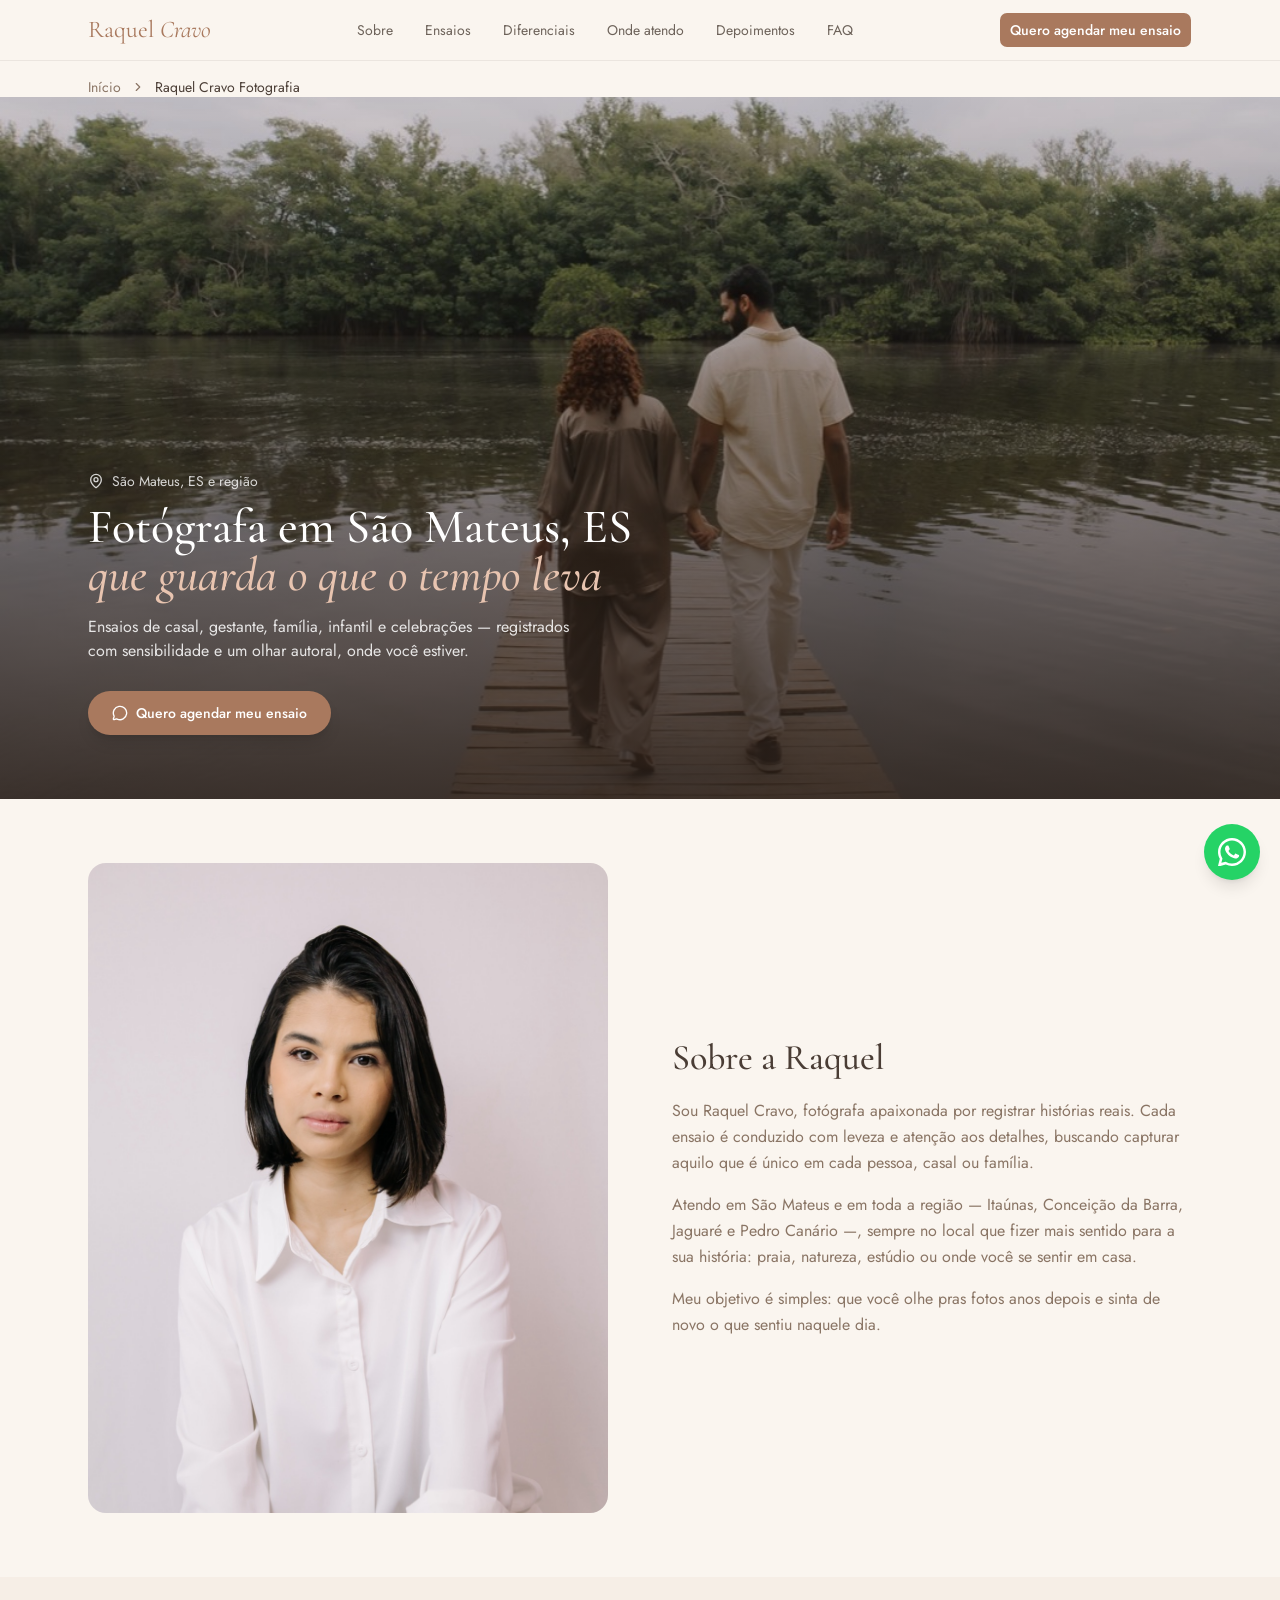
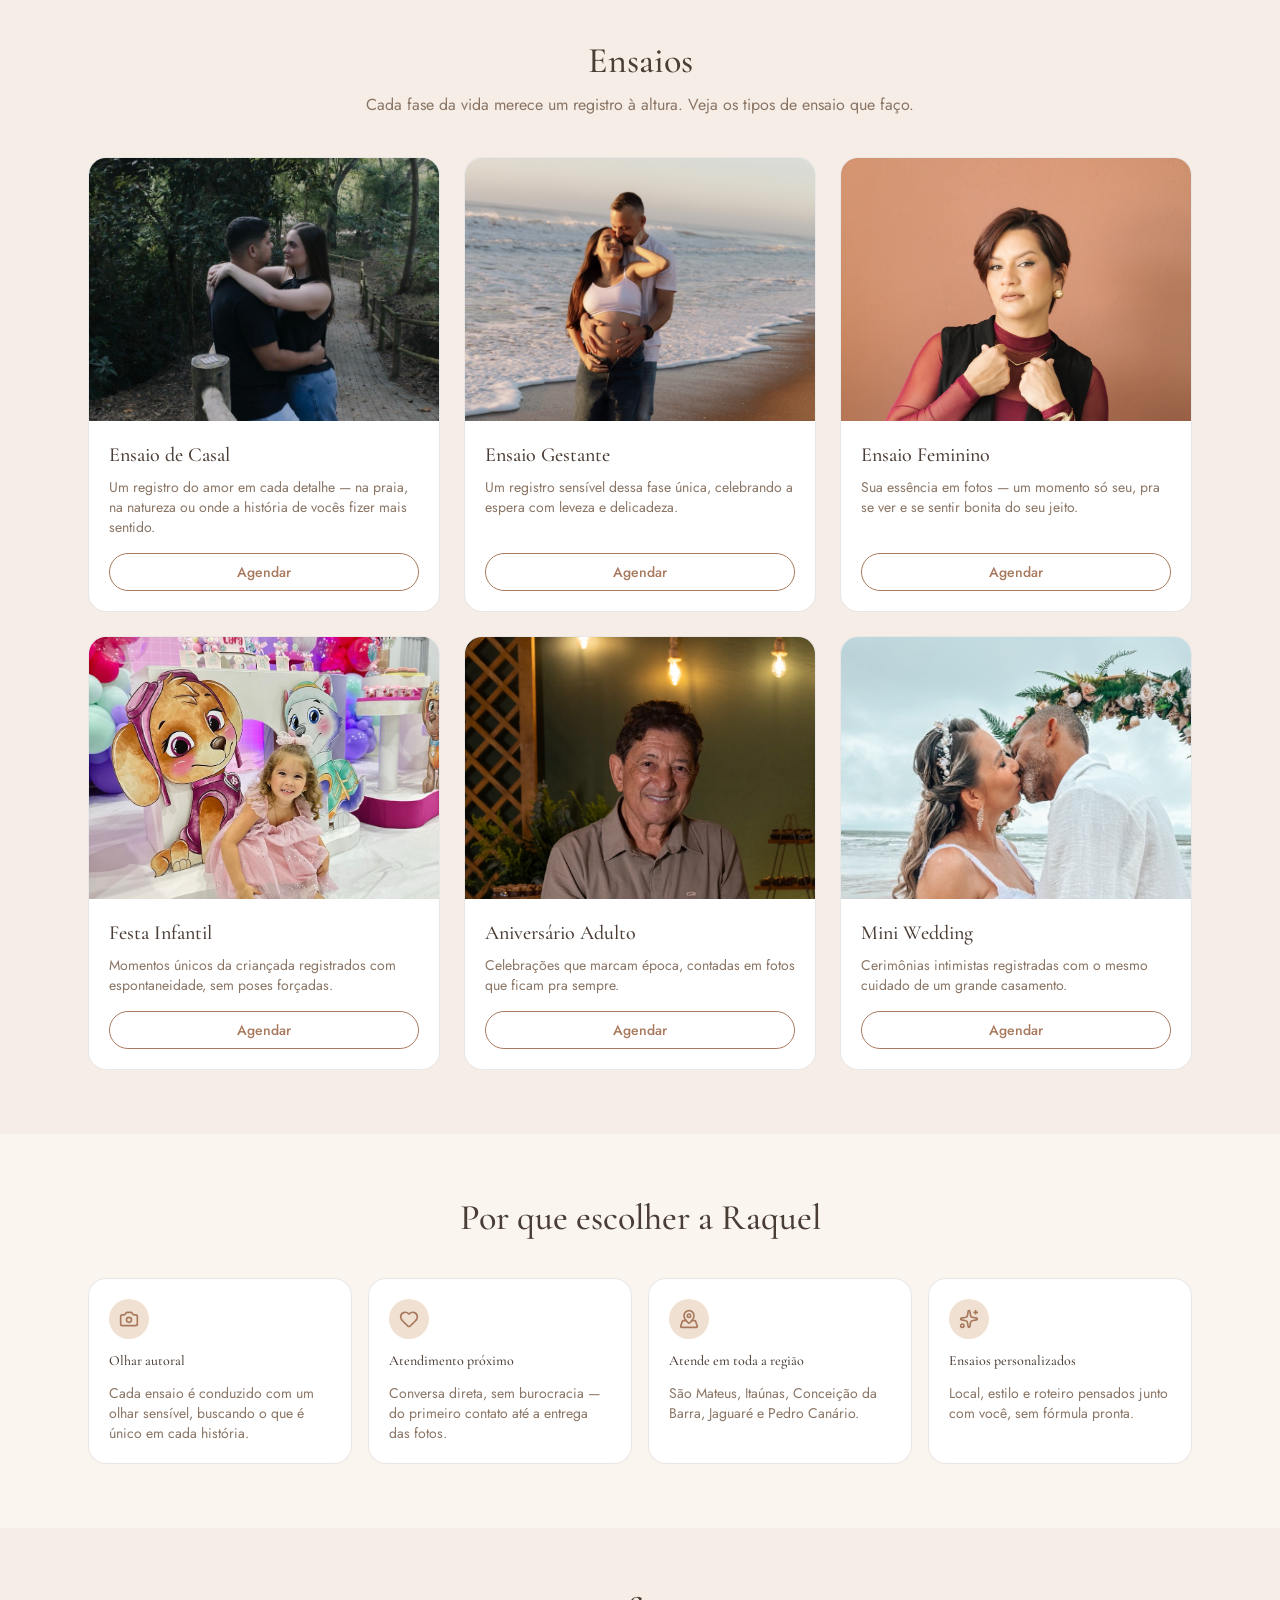
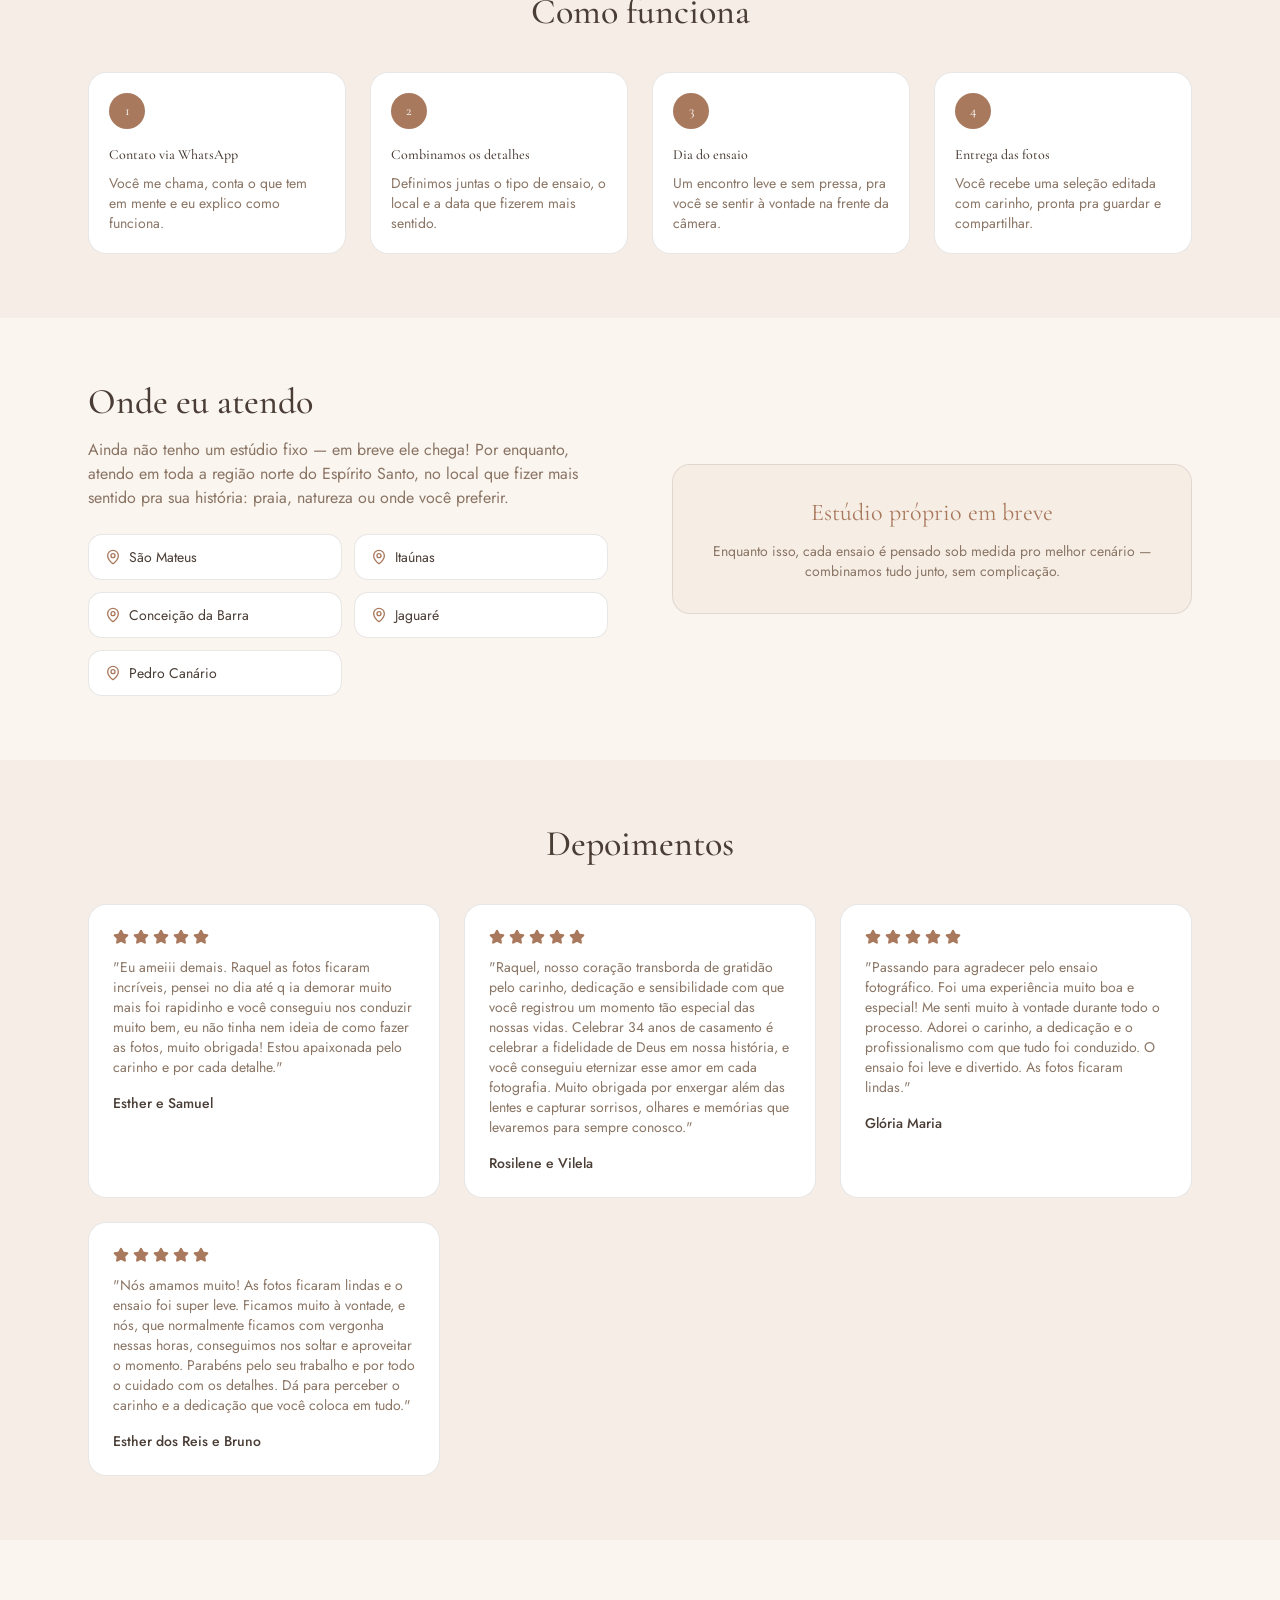
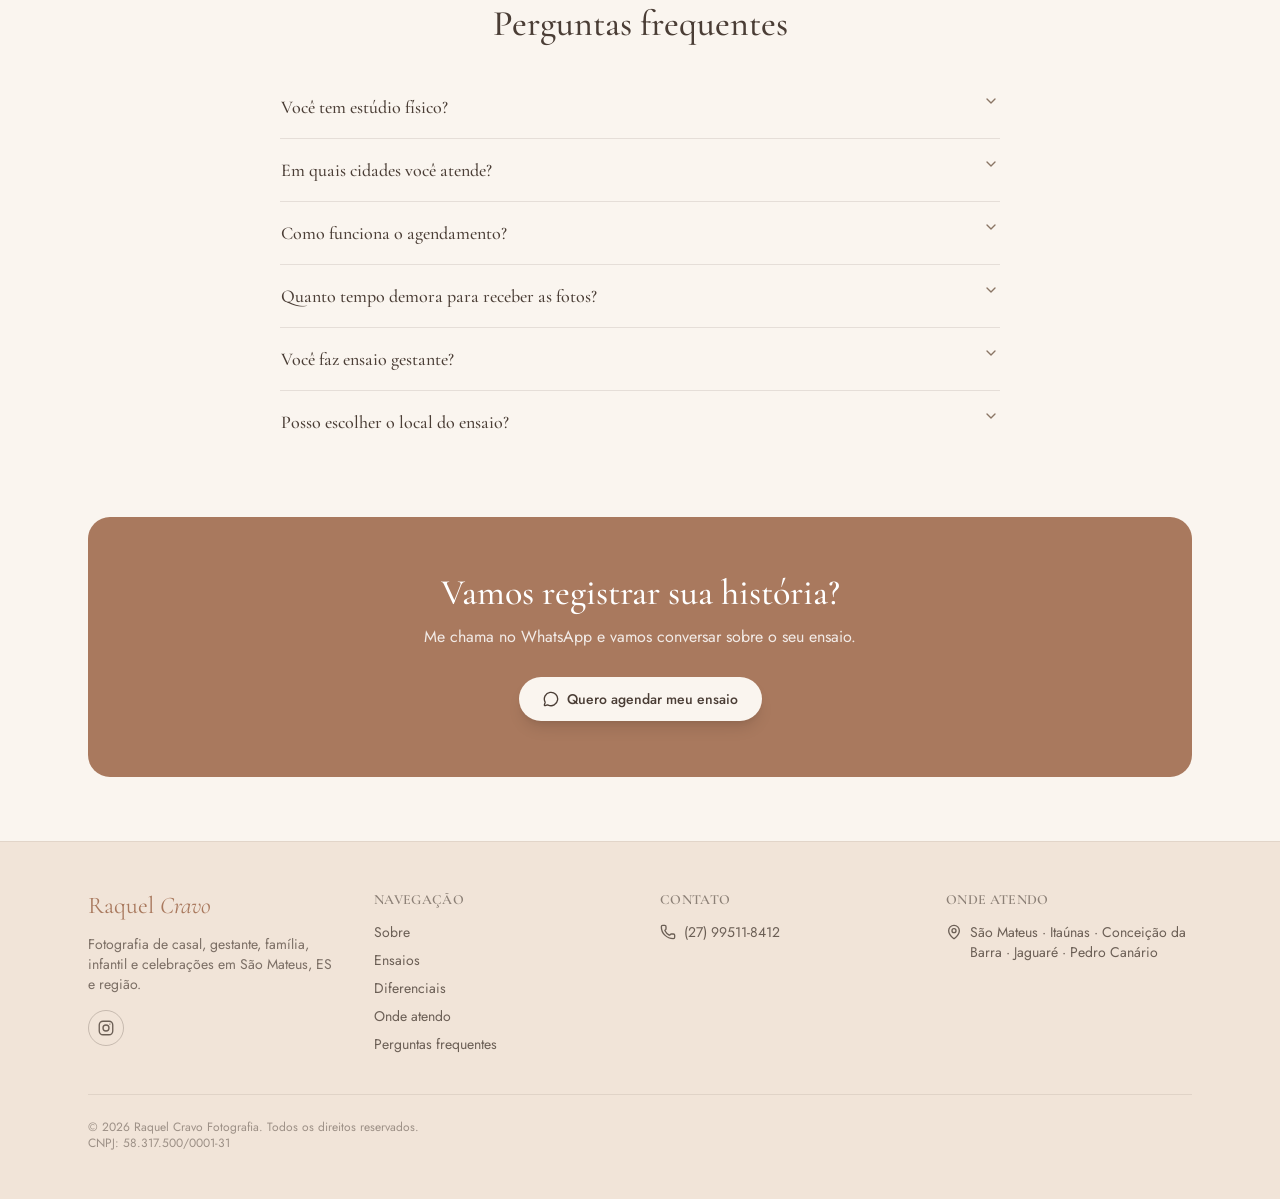
<file: index.html>
<!DOCTYPE html><html lang="pt-BR"><head>
      <meta charset="UTF-8">
      <meta name="viewport" content="width=device-width, initial-scale=1.0">
      <title>Raquel Cravo Fotografia | São Mateus, ES</title>
      <meta name="description" content="Fotografia de casal, gestante, família, infantil e celebrações em São Mateus, ES e região. Ensaios personalizados, com atendimento em Itaúnas, Conceição da Barra, Jaguaré e Pedro Canário.">
      <meta name="author" content="Raquel Cravo">
      <meta name="robots" content="index, follow, max-snippet:-1, max-image-preview:large, max-video-preview:-1">
      <meta name="googlebot" content="index, follow, max-snippet:-1, max-image-preview:large">
      <meta name="bingbot" content="index, follow">
      <meta name="rating" content="general">

      <link rel="canonical" href="https://raquelcravofotografia.com.br/">
      <link rel="alternate" hreflang="pt-BR" href="https://raquelcravofotografia.com.br/">
      <link rel="alternate" hreflang="x-default" href="https://raquelcravofotografia.com.br/">

      <meta name="geo.region" content="BR-ES">
      <meta name="geo.placename" content="São Mateus">
      <meta name="content-language" content="pt-BR">
      <meta http-equiv="content-language" content="pt-BR">

      <meta name="theme-color" content="#A9795E">
      <meta name="mobile-web-app-capable" content="yes">
      <meta name="apple-mobile-web-app-capable" content="yes">
      <meta name="format-detection" content="telephone=no">

      <link rel="icon" type="image/x-icon" href="/favicon.ico">
      <link rel="apple-touch-icon" sizes="180x180" href="/apple-touch-icon.png">
      <link rel="manifest" href="/manifest.json">

      <link rel="preconnect" href="https://fonts.googleapis.com">
      <link rel="preconnect" href="https://fonts.gstatic.com" crossorigin="">
      <link href="https://fonts.googleapis.com/css2?family=Cormorant+Garamond:ital,wght@0,400;0,500;0,600;1,400&amp;family=Jost:wght@300;400;500;600&amp;display=swap" rel="stylesheet">

      <!-- Open Graph -->
      <meta property="og:type" content="website">
      <meta property="og:locale" content="pt_BR">
      <meta property="og:site_name" content="Raquel Cravo Fotografia">
      <meta property="og:url" content="https://raquelcravofotografia.com.br/">
      <meta property="og:title" content="Raquel Cravo Fotografia | São Mateus, ES">
      <meta property="og:description" content="Fotografia de casal, gestante, família, infantil e celebrações em São Mateus, ES e região. Ensaios personalizados, com atendimento em Itaúnas, Conceição da Barra, Jaguaré e Pedro Canário.">
      <meta property="og:image" content="https://raquelcravofotografia.com.br/og-raquel-cravo.jpg">
      <meta property="og:image:width" content="1200">
      <meta property="og:image:height" content="630">
      <meta property="og:image:alt" content="Raquel Cravo — Fotografia em São Mateus, ES">

      <!-- Twitter -->
      <meta name="twitter:card" content="summary_large_image">
      <meta name="twitter:title" content="Raquel Cravo Fotografia | São Mateus, ES">
      <meta name="twitter:description" content="Fotografia de casal, gestante, família, infantil e celebrações em São Mateus, ES e região. Ensaios personalizados, com atendimento em Itaúnas, Conceição da Barra, Jaguaré e Pedro Canário.">
      <meta name="twitter:image" content="https://raquelcravofotografia.com.br/og-raquel-cravo.jpg">

      <!-- Schema: Person (GLOBAL) -->
      <script async="" src="https://scripts.clarity.ms/0.8.67/clarity.js"></script><script src="https://connect.facebook.net/signals/config/4619072328378345?v=2.9.359&amp;r=stable&amp;domain=localhost&amp;hme=db7c4844507b728f524bbfb5449eda841f7f67300bf2850aee64b78febf25c48&amp;ex_m=107%2C208%2C158%2C22%2C73%2C74%2C149%2C69%2C68%2C11%2C167%2C93%2C16%2C141%2C130%2C39%2C76%2C81%2C137%2C163%2C169%2C26%2C27%2C28%2C30%2C48%2C150%2C78%2C115%2C18%2C20%2C44%2C40%2C42%2C41%2C86%2C95%2C99%2C113%2C148%2C151%2C46%2C114%2C24%2C21%2C122%2C70%2C36%2C153%2C152%2C154%2C145%2C143%2C25%2C35%2C59%2C112%2C165%2C71%2C17%2C156%2C117%2C84%2C67%2C19%2C88%2C89%2C119%2C87%2C139%2C138%2C142%2C164%2C34%2C49%2C116%2C47%2C8%2C4%2C5%2C7%2C6%2C3%2C94%2C104%2C170%2C175%2C222%2C75%2C235%2C234%2C233%2C23%2C33%2C55%2C106%2C61%2C10%2C64%2C100%2C101%2C102%2C108%2C133%2C31%2C29%2C135%2C136%2C132%2C131%2C159%2C77%2C162%2C160%2C161%2C50%2C60%2C126%2C15%2C166%2C45%2C281%2C282%2C280%2C295%2C311%2C215%2C204%2C62%2C205%2C203%2C314%2C305%2C52%2C216%2C110%2C134%2C83%2C124%2C54%2C123%2C129%2C128%2C58%2C65%2C63%2C155%2C79%2C80%2C118%2C37%2C32%2C53%2C56%2C103%2C168%2C1%2C127%2C14%2C125%2C12%2C2%2C57%2C96%2C66%2C121%2C92%2C91%2C171%2C172%2C97%2C98%2C9%2C105%2C51%2C146%2C90%2C82%2C72%2C120%2C109%2C43%2C147%2C0%2C85%2C140%2C144%2C157%2C38%2C111%2C13%2C173" async=""></script><script async="" src="https://connect.facebook.net/en_US/fbevents.js"></script><script async="" src="https://www.clarity.ms/tag/xpft2k4udn"></script><script type="application/ld+json">
      {
        "@context": "https://schema.org",
        "@type": "Person",
        "@id": "https://raquelcravofotografia.com.br/#identity",
        "name": "Raquel Cravo",
        "url": "https://raquelcravofotografia.com.br",
        "image": "https://raquelcravofotografia.com.br/og-raquel-cravo.jpg",
        "jobTitle": "Fotógrafa",
        "telephone": "+5527995118412",
        "sameAs": ["https://www.instagram.com/raquelcravofotografia/"]
      }
      </script>

      <!-- Schema: WebSite (GLOBAL) -->
      <script type="application/ld+json">
      {
        "@context": "https://schema.org",
        "@type": "WebSite",
        "name": "Raquel Cravo Fotografia",
        "url": "https://raquelcravofotografia.com.br",
        "description": "Fotografia de casal, gestante, família, infantil e celebrações em São Mateus, ES e região.",
        "inLanguage": "pt-BR",
        "publisher": { "@id": "https://raquelcravofotografia.com.br/#identity" }
      }
      </script>

      <!-- Microsoft Clarity -->
      <script type="text/javascript">
        (function(c,l,a,r,i,t,y){
            c[a]=c[a]||function(){(c[a].q=c[a].q||[]).push(arguments)};
            t=l.createElement(r);t.async=1;t.src="https://www.clarity.ms/tag/"+i;
            y=l.getElementsByTagName(r)[0];y.parentNode.insertBefore(t,y);
        })(window, document, "clarity", "script", "xpft2k4udn");
      </script>

      <!-- Meta Pixel Code -->
      <script>
      !function(f,b,e,v,n,t,s)
      {if(f.fbq)return;n=f.fbq=function(){n.callMethod?
      n.callMethod.apply(n,arguments):n.queue.push(arguments)};
      if(!f._fbq)f._fbq=n;n.push=n;n.loaded=!0;n.version='2.0';
      n.queue=[];t=b.createElement(e);t.async=!0;
      t.src=v;s=b.getElementsByTagName(e)[0];
      s.parentNode.insertBefore(t,s)}(window, document,'script',
      'https://connect.facebook.net/en_US/fbevents.js');
      fbq('init', '4619072328378345');
      fbq('track', 'PageView');
      </script>
      <script type="module" crossorigin="" src="/assets/index-u4B21KXn.js"></script>
      <link rel="stylesheet" crossorigin="" href="/assets/index-BIpISqTm.css">
    <script type="application/ld+json">{"@context":"https://schema.org","@type":"FAQPage","mainEntity":[{"@type":"Question","name":"Você tem estúdio físico?","acceptedAnswer":{"@type":"Answer","text":"Não tenho um estúdio próprio fixo, mas isso não limita o ensaio: quando o projeto pede um ambiente fechado, alugo um estúdio parceiro para garantir toda a estrutura necessária. Também faço ensaios em locais externos, como praia e natureza, sempre no cenário que combinar melhor com a sua história."}},{"@type":"Question","name":"Em quais cidades você atende?","acceptedAnswer":{"@type":"Answer","text":"Atendo em São Mateus, Itaúnas, Conceição da Barra, Jaguaré, Pedro Canário e região. Se você é de outra cidade próxima, é só chamar no WhatsApp que a gente vê a melhor forma de atender."}},{"@type":"Question","name":"Como funciona o agendamento?","acceptedAnswer":{"@type":"Answer","text":"Tudo começa por uma conversa no WhatsApp: conto como funciona, tiramos as dúvidas sobre local, estilo e pacote, e já reservamos a data do seu ensaio."}},{"@type":"Question","name":"Quanto tempo demora para receber as fotos?","acceptedAnswer":{"@type":"Answer","text":"O prazo pode variar conforme o tipo de ensaio, mas a entrega da seleção editada acontece em até 15 dias úteis, no máximo."}},{"@type":"Question","name":"Você faz ensaio gestante?","acceptedAnswer":{"@type":"Answer","text":"Sim! O ensaio gestante é um dos meus favoritos — um registro sensível e delicado dessa fase única."}},{"@type":"Question","name":"Posso escolher o local do ensaio?","acceptedAnswer":{"@type":"Answer","text":"Pode sim. Trabalho junto com você pra escolher o cenário que mais combina com a proposta do ensaio, seja praia, natureza ou outro lugar especial pra sua história."}}]}</script><script type="application/ld+json">{"@context":"https://schema.org","@type":"BreadcrumbList","itemListElement":[{"@type":"ListItem","position":1,"name":"Início","item":"https://raquelcravofotografia.com.br/"},{"@type":"ListItem","position":2,"name":"Raquel Cravo Fotografia","item":"https://raquelcravofotografia.com.br/"}]}</script><script type="application/ld+json">{"@context":"https://schema.org","@type":"WebPage","name":"Raquel Cravo Fotografia | São Mateus, ES","url":"https://raquelcravofotografia.com.br/","description":"Fotografia de casal, gestante, família, infantil e celebrações em São Mateus, ES e região. Ensaios personalizados, com atendimento em Itaúnas, Conceição da Barra, Jaguaré e Pedro Canário.","inLanguage":"pt-BR","isPartOf":{"@id":"https://raquelcravofotografia.com.br/#identity"}}</script><script type="application/ld+json">{"@context":"https://schema.org","@type":"LocalBusiness","name":"Raquel Cravo Fotografia","url":"https://raquelcravofotografia.com.br","image":"https://raquelcravofotografia.com.br/og-raquel-cravo.jpg","description":"Fotografia de casal, gestante, família, infantil e celebrações em São Mateus, ES e região. Ensaios personalizados, com atendimento em Itaúnas, Conceição da Barra, Jaguaré e Pedro Canário.","taxID":"58.317.500/0001-31","priceRange":"$$","areaServed":[{"@type":"City","name":"São Mateus, ES"},{"@type":"City","name":"Itaúnas, ES"},{"@type":"City","name":"Conceição da Barra, ES"},{"@type":"City","name":"Jaguaré, ES"},{"@type":"City","name":"Pedro Canário, ES"}],"makesOffer":[{"@type":"Offer","itemOffered":{"@type":"Service","name":"Ensaio de Casal","description":"Um registro do amor em cada detalhe — na praia, na natureza ou onde a história de vocês fizer mais sentido."}},{"@type":"Offer","itemOffered":{"@type":"Service","name":"Ensaio Gestante","description":"Um registro sensível dessa fase única, celebrando a espera com leveza e delicadeza."}},{"@type":"Offer","itemOffered":{"@type":"Service","name":"Ensaio Feminino","description":"Sua essência em fotos — um momento só seu, pra se ver e se sentir bonita do seu jeito."}},{"@type":"Offer","itemOffered":{"@type":"Service","name":"Festa Infantil","description":"Momentos únicos da criançada registrados com espontaneidade, sem poses forçadas."}},{"@type":"Offer","itemOffered":{"@type":"Service","name":"Aniversário Adulto","description":"Celebrações que marcam época, contadas em fotos que ficam pra sempre."}},{"@type":"Offer","itemOffered":{"@type":"Service","name":"Mini Wedding","description":"Cerimônias intimistas registradas com o mesmo cuidado de um grande casamento."}}],"aggregateRating":{"@type":"AggregateRating","ratingValue":"5.0","reviewCount":"4","bestRating":"5","worstRating":"1"},"review":[{"@type":"Review","author":{"@type":"Person","name":"Esther e Samuel"},"reviewRating":{"@type":"Rating","ratingValue":5,"bestRating":"5"},"reviewBody":"Eu ameiii demais. Raquel as fotos ficaram incríveis, pensei no dia até q ia demorar muito mais foi rapidinho e você conseguiu nos conduzir muito bem, eu não tinha nem ideia de como fazer as fotos, muito obrigada! Estou apaixonada pelo carinho e por cada detalhe."},{"@type":"Review","author":{"@type":"Person","name":"Rosilene e Vilela"},"reviewRating":{"@type":"Rating","ratingValue":5,"bestRating":"5"},"reviewBody":"Raquel, nosso coração transborda de gratidão pelo carinho, dedicação e sensibilidade com que você registrou um momento tão especial das nossas vidas. Celebrar 34 anos de casamento é celebrar a fidelidade de Deus em nossa história, e você conseguiu eternizar esse amor em cada fotografia. Muito obrigada por enxergar além das lentes e capturar sorrisos, olhares e memórias que levaremos para sempre conosco."},{"@type":"Review","author":{"@type":"Person","name":"Glória Maria"},"reviewRating":{"@type":"Rating","ratingValue":5,"bestRating":"5"},"reviewBody":"Passando para agradecer pelo ensaio fotográfico. Foi uma experiência muito boa e especial! Me senti muito à vontade durante todo o processo. Adorei o carinho, a dedicação e o profissionalismo com que tudo foi conduzido. O ensaio foi leve e divertido. As fotos ficaram lindas."},{"@type":"Review","author":{"@type":"Person","name":"Esther dos Reis e Bruno"},"reviewRating":{"@type":"Rating","ratingValue":5,"bestRating":"5"},"reviewBody":"Nós amamos muito! As fotos ficaram lindas e o ensaio foi super leve. Ficamos muito à vontade, e nós, que normalmente ficamos com vergonha nessas horas, conseguimos nos soltar e aproveitar o momento. Parabéns pelo seu trabalho e por todo o cuidado com os detalhes. Dá para perceber o carinho e a dedicação que você coloca em tudo."}]}</script><script type="application/ld+json">{"@context":"https://schema.org","@type":"HowTo","name":"Como agendar um ensaio com Raquel Cravo Fotografia","step":[{"@type":"HowToStep","position":1,"name":"Contato via WhatsApp","text":"Você me chama, conta o que tem em mente e eu explico como funciona."},{"@type":"HowToStep","position":2,"name":"Combinamos os detalhes","text":"Definimos juntas o tipo de ensaio, o local e a data que fizerem mais sentido."},{"@type":"HowToStep","position":3,"name":"Dia do ensaio","text":"Um encontro leve e sem pressa, pra você se sentir à vontade na frente da câmera."},{"@type":"HowToStep","position":4,"name":"Entrega das fotos","text":"Você recebe uma seleção editada com carinho, pronta pra guardar e compartilhar."}]}</script></head>

    <body>
      <noscript><img height="1" width="1" style="display:none"
      src="https://www.facebook.com/tr?id=4619072328378345&ev=PageView&noscript=1"
      /></noscript>

      <div id="root"><div class="flex min-h-screen flex-col"><header class="sticky top-0 z-40 border-b border-border/70 bg-background/90 backdrop-blur"><div class="mx-auto flex max-w-6xl items-center justify-between px-4 py-3 sm:px-6"><a href="/" class="font-heading text-2xl text-primary">Raquel <em class="italic">Cravo</em></a><nav aria-label="Navegação principal" class="hidden gap-8 md:flex"><a href="#sobre" class="text-sm text-foreground/80 hover:text-primary">Sobre</a><a href="#ensaios" class="text-sm text-foreground/80 hover:text-primary">Ensaios</a><a href="#diferenciais" class="text-sm text-foreground/80 hover:text-primary">Diferenciais</a><a href="#regiao" class="text-sm text-foreground/80 hover:text-primary">Onde atendo</a><a href="#depoimentos" class="text-sm text-foreground/80 hover:text-primary">Depoimentos</a><a href="#faq" class="text-sm text-foreground/80 hover:text-primary">FAQ</a></nav><div class="hidden md:block"><a href="https://wa.me/5527995118412?text=%5BSite%5D%20Ol%C3%A1%2C%20Raquel!%20Vi%20seu%20site%20e%20quero%20saber%20mais%20sobre%20os%20ensaios" target="_blank" rel="noopener noreferrer" data-slot="button" data-variant="default" data-size="default" class="group/button inline-flex shrink-0 items-center justify-center rounded-md border border-transparent bg-clip-padding text-sm font-medium whitespace-nowrap transition-all outline-none select-none focus-visible:border-ring focus-visible:ring-3 focus-visible:ring-ring/50 active:not-aria-[haspopup]:translate-y-px disabled:pointer-events-none disabled:opacity-50 aria-invalid:border-destructive aria-invalid:ring-3 aria-invalid:ring-destructive/20 dark:aria-invalid:border-destructive/50 dark:aria-invalid:ring-destructive/40 [&amp;_svg]:pointer-events-none [&amp;_svg]:shrink-0 [&amp;_svg:not([class*='size-'])]:size-4 bg-primary text-primary-foreground hover:bg-primary/80 h-9 gap-1.5 px-2.5 in-data-[slot=button-group]:rounded-md has-data-[icon=inline-end]:pr-2 has-data-[icon=inline-start]:pl-2">Quero agendar meu ensaio</a></div><button class="flex size-9 items-center justify-center rounded-full border border-border md:hidden" aria-label="Abrir menu" type="button" aria-haspopup="dialog" aria-expanded="false" data-state="closed" data-slot="sheet-trigger"><svg xmlns="http://www.w3.org/2000/svg" width="24" height="24" viewBox="0 0 24 24" fill="none" stroke="currentColor" stroke-width="2" stroke-linecap="round" stroke-linejoin="round" class="lucide lucide-menu size-5" aria-hidden="true"><path d="M4 5h16"></path><path d="M4 12h16"></path><path d="M4 19h16"></path></svg></button></div></header><main class="flex-1"><div class="mx-auto max-w-6xl px-4 pt-4 sm:px-6"><nav aria-label="breadcrumb" data-slot="breadcrumb" class=""><ol data-slot="breadcrumb-list" class="flex flex-wrap items-center gap-1.5 text-sm wrap-break-word text-muted-foreground sm:gap-2.5"><li data-slot="breadcrumb-item" class="inline-flex items-center gap-1.5"><a data-slot="breadcrumb-link" class="transition-colors hover:text-foreground" href="/">Início</a></li><li data-slot="breadcrumb-separator" role="presentation" aria-hidden="true" class="[&amp;&gt;svg]:size-3.5"><svg xmlns="http://www.w3.org/2000/svg" width="24" height="24" viewBox="0 0 24 24" fill="none" stroke="currentColor" stroke-width="2" stroke-linecap="round" stroke-linejoin="round" class="lucide lucide-chevron-right" aria-hidden="true"><path d="m9 18 6-6-6-6"></path></svg></li><li data-slot="breadcrumb-item" class="inline-flex items-center gap-1.5"><span data-slot="breadcrumb-page" role="link" aria-disabled="true" aria-current="page" class="font-normal text-foreground">Raquel Cravo Fotografia</span></li></ol></nav></div><section class="relative overflow-hidden"><div class="absolute inset-0"><img alt="Casal andando de mãos dadas em um deck sobre um rio, ensaio fotográfico" class="h-full w-full object-cover object-[50%_62%]" src="/assets/hero-raquel-BWUmxiio.jpg"><div class="absolute inset-0 bg-gradient-to-t from-[#2A1F19]/85 via-[#2A1F19]/40 to-[#2A1F19]/10"></div></div><div class="relative mx-auto flex min-h-[78vh] max-w-6xl flex-col justify-end px-4 pb-16 pt-32 sm:px-6"><div class="mb-3 flex items-center gap-2 text-sm text-white/80"><svg xmlns="http://www.w3.org/2000/svg" width="24" height="24" viewBox="0 0 24 24" fill="none" stroke="currentColor" stroke-width="2" stroke-linecap="round" stroke-linejoin="round" class="lucide lucide-map-pin size-4" aria-hidden="true"><path d="M20 10c0 4.993-5.539 10.193-7.399 11.799a1 1 0 0 1-1.202 0C9.539 20.193 4 14.993 4 10a8 8 0 0 1 16 0"></path><circle cx="12" cy="10" r="3"></circle></svg>São Mateus, ES e região</div><h1 class="max-w-xl font-heading text-4xl text-white sm:text-5xl">Fotógrafa em São Mateus, ES <span class="italic text-[#E8C4B0]">que guarda o que o tempo leva</span></h1><p class="mt-4 max-w-lg text-base text-white/85">Ensaios de casal, gestante, família, infantil e celebrações — registrados com sensibilidade e um olhar autoral, onde você estiver.</p><div class="mt-7"><a href="https://wa.me/5527995118412?text=%5BSite%5D%20Ol%C3%A1%2C%20Raquel!%20Vi%20seu%20site%20e%20quero%20saber%20mais%20sobre%20os%20ensaios" target="_blank" rel="noopener noreferrer" class="inline-flex items-center gap-2 rounded-full bg-primary px-6 py-3 text-sm font-medium text-primary-foreground shadow-lg transition hover:brightness-110"><svg xmlns="http://www.w3.org/2000/svg" width="24" height="24" viewBox="0 0 24 24" fill="none" stroke="currentColor" stroke-width="2" stroke-linecap="round" stroke-linejoin="round" class="lucide lucide-message-circle size-4" aria-hidden="true"><path d="M2.992 16.342a2 2 0 0 1 .094 1.167l-1.065 3.29a1 1 0 0 0 1.236 1.168l3.413-.998a2 2 0 0 1 1.099.092 10 10 0 1 0-4.777-4.719"></path></svg>Quero agendar meu ensaio</a></div></div></section><section id="sobre" class="mx-auto max-w-6xl px-4 py-16 sm:px-6"><div class="grid gap-10 md:grid-cols-2 md:gap-16 md:items-center"><div class="aspect-[4/5] overflow-hidden rounded-2xl"><img alt="Raquel Cravo, fotógrafa" loading="lazy" class="h-full w-full object-cover object-[50%_18%]" src="/assets/raquel-perfil-DhcanvTv.jpg"></div><div><h2 class="text-3xl font-medium sm:text-4xl">Sobre a Raquel</h2><div class="mt-5 space-y-4 text-base leading-relaxed text-muted-foreground"><p>Sou Raquel Cravo, fotógrafa apaixonada por registrar histórias reais. Cada ensaio é conduzido com leveza e atenção aos detalhes, buscando capturar aquilo que é único em cada pessoa, casal ou família.</p><p>Atendo em São Mateus e em toda a região — Itaúnas, Conceição da Barra, Jaguaré e Pedro Canário —, sempre no local que fizer mais sentido para a sua história: praia, natureza, estúdio ou onde você se sentir em casa.</p><p>Meu objetivo é simples: que você olhe pras fotos anos depois e sinta de novo o que sentiu naquele dia.</p></div></div></div></section><section id="ensaios" class="bg-secondary/40 py-16"><div class="mx-auto max-w-6xl px-4 sm:px-6"><div class="mx-auto max-w-2xl text-center"><h2 class="text-3xl font-medium sm:text-4xl">Ensaios</h2><p class="mt-3 text-muted-foreground">Cada fase da vida merece um registro à altura. Veja os tipos de ensaio que faço.</p></div><div class="mt-10 grid gap-6 sm:grid-cols-2 lg:grid-cols-3"><article class="flex flex-col overflow-hidden rounded-2xl border border-border bg-card"><div class="aspect-[4/3] w-full overflow-hidden "><img alt="Ensaio de Casal" loading="lazy" class="h-full w-full object-cover " src="/assets/servico-casal-BNN5FXts.jpg"></div><div class="flex flex-1 flex-col p-5"><h3 class="font-heading text-xl">Ensaio de Casal</h3><p class="mt-2 flex-1 text-sm text-muted-foreground">Um registro do amor em cada detalhe — na praia, na natureza ou onde a história de vocês fizer mais sentido.</p><a href="https://wa.me/5527995118412?text=%5BSite%5D%20Ol%C3%A1%2C%20Raquel!%20Vi%20seu%20portf%C3%B3lio%20de%20ensaios%20de%20casal%20e%20me%20apaixonei%20pelo%20seu%20trabalho.%20Quero%20saber%20mais%20sobre%20os%20pacotes%20dispon%C3%ADveis" target="_blank" rel="noopener noreferrer" class="mt-4 inline-flex items-center justify-center rounded-full border border-primary px-4 py-2 text-sm font-medium text-primary transition hover:bg-primary hover:text-primary-foreground">Agendar</a></div></article><article class="flex flex-col overflow-hidden rounded-2xl border border-border bg-card"><div class="aspect-[4/3] w-full overflow-hidden "><img alt="Ensaio Gestante" loading="lazy" class="h-full w-full object-cover " src="/assets/servico-gestante-ZXS7gtoN.jpg"></div><div class="flex flex-1 flex-col p-5"><h3 class="font-heading text-xl">Ensaio Gestante</h3><p class="mt-2 flex-1 text-sm text-muted-foreground">Um registro sensível dessa fase única, celebrando a espera com leveza e delicadeza.</p><a href="https://wa.me/5527995118412?text=%5BSite%5D%20Ol%C3%A1%2C%20Raquel!%20Quero%20saber%20mais%20sobre%20o%20ensaio%20gestante" target="_blank" rel="noopener noreferrer" class="mt-4 inline-flex items-center justify-center rounded-full border border-primary px-4 py-2 text-sm font-medium text-primary transition hover:bg-primary hover:text-primary-foreground">Agendar</a></div></article><article class="flex flex-col overflow-hidden rounded-2xl border border-border bg-card"><div class="aspect-[4/3] w-full overflow-hidden "><img alt="Ensaio Feminino" loading="lazy" class="h-full w-full object-cover object-[50%_20%]" src="/assets/servico-feminino-BxmB9tKr.jpg"></div><div class="flex flex-1 flex-col p-5"><h3 class="font-heading text-xl">Ensaio Feminino</h3><p class="mt-2 flex-1 text-sm text-muted-foreground">Sua essência em fotos — um momento só seu, pra se ver e se sentir bonita do seu jeito.</p><a href="https://wa.me/5527995118412?text=%5BSite%5D%20Ol%C3%A1%2C%20Raquel!%20Vi%20seus%20ensaios%20femininos%20e%20adorei!%20Gostaria%20de%20saber%20mais%20sobre%20como%20agendar%20o%20meu" target="_blank" rel="noopener noreferrer" class="mt-4 inline-flex items-center justify-center rounded-full border border-primary px-4 py-2 text-sm font-medium text-primary transition hover:bg-primary hover:text-primary-foreground">Agendar</a></div></article><article class="flex flex-col overflow-hidden rounded-2xl border border-border bg-card"><div class="aspect-[4/3] w-full overflow-hidden "><img alt="Festa Infantil" loading="lazy" class="h-full w-full object-cover " src="/assets/servico-infantil-CyfcK8ZX.jpg"></div><div class="flex flex-1 flex-col p-5"><h3 class="font-heading text-xl">Festa Infantil</h3><p class="mt-2 flex-1 text-sm text-muted-foreground">Momentos únicos da criançada registrados com espontaneidade, sem poses forçadas.</p><a href="https://wa.me/5527995118412?text=%5BSite%5D%20Ol%C3%A1%2C%20Raquel!%20Vi%20seu%20trabalho%20com%20festas%20infantis%20e%20quero%20registrar%20esse%20momento%20especial.%20Como%20funciona%3F" target="_blank" rel="noopener noreferrer" class="mt-4 inline-flex items-center justify-center rounded-full border border-primary px-4 py-2 text-sm font-medium text-primary transition hover:bg-primary hover:text-primary-foreground">Agendar</a></div></article><article class="flex flex-col overflow-hidden rounded-2xl border border-border bg-card"><div class="aspect-[4/3] w-full overflow-hidden "><img alt="Aniversário Adulto" loading="lazy" class="h-full w-full object-cover object-[50%_15%]" src="/assets/servico-aniversario-B4zypI-2.jpg"></div><div class="flex flex-1 flex-col p-5"><h3 class="font-heading text-xl">Aniversário Adulto</h3><p class="mt-2 flex-1 text-sm text-muted-foreground">Celebrações que marcam época, contadas em fotos que ficam pra sempre.</p><a href="https://wa.me/5527995118412?text=%5BSite%5D%20Ol%C3%A1%2C%20Raquel!%20Vi%20seu%20trabalho%20em%20anivers%C3%A1rios%20e%20quero%20saber%20mais%20sobre%20a%20cobertura%20de%20uma%20celebra%C3%A7%C3%A3o%20especial" target="_blank" rel="noopener noreferrer" class="mt-4 inline-flex items-center justify-center rounded-full border border-primary px-4 py-2 text-sm font-medium text-primary transition hover:bg-primary hover:text-primary-foreground">Agendar</a></div></article><article class="flex flex-col overflow-hidden rounded-2xl border border-border bg-card"><div class="aspect-[4/3] w-full overflow-hidden "><img alt="Mini Wedding" loading="lazy" class="h-full w-full object-cover object-[50%_15%]" src="/assets/servico-bodas-COSovXK0.jpg"></div><div class="flex flex-1 flex-col p-5"><h3 class="font-heading text-xl">Mini Wedding</h3><p class="mt-2 flex-1 text-sm text-muted-foreground">Cerimônias intimistas registradas com o mesmo cuidado de um grande casamento.</p><a href="https://wa.me/5527995118412?text=%5BSite%5D%20Ol%C3%A1%2C%20Raquel!%20Vi%20seu%20trabalho%20com%20Mini%20Wedding%20e%20quero%20saber%20mais%20sobre%20celebra%C3%A7%C3%B5es%20intimistas" target="_blank" rel="noopener noreferrer" class="mt-4 inline-flex items-center justify-center rounded-full border border-primary px-4 py-2 text-sm font-medium text-primary transition hover:bg-primary hover:text-primary-foreground">Agendar</a></div></article></div></div></section><section id="diferenciais" class="mx-auto max-w-6xl px-4 py-16 sm:px-6"><div class="mx-auto max-w-2xl text-center"><h2 class="text-3xl font-medium sm:text-4xl">Por que escolher a Raquel</h2></div><div class="mt-10 grid gap-4 sm:grid-cols-2 lg:grid-cols-4"><article class="flex flex-col items-start gap-3 rounded-2xl border border-border bg-card p-5"><span class="flex size-10 items-center justify-center rounded-full bg-accent text-primary"><svg xmlns="http://www.w3.org/2000/svg" width="24" height="24" viewBox="0 0 24 24" fill="none" stroke="currentColor" stroke-width="2" stroke-linecap="round" stroke-linejoin="round" class="lucide lucide-camera size-5" aria-hidden="true"><path d="M13.997 4a2 2 0 0 1 1.76 1.05l.486.9A2 2 0 0 0 18.003 7H20a2 2 0 0 1 2 2v9a2 2 0 0 1-2 2H4a2 2 0 0 1-2-2V9a2 2 0 0 1 2-2h1.997a2 2 0 0 0 1.759-1.048l.489-.904A2 2 0 0 1 10.004 4z"></path><circle cx="12" cy="13" r="3"></circle></svg></span><h3 class="text-sm font-medium">Olhar autoral</h3><p class="text-sm text-muted-foreground">Cada ensaio é conduzido com um olhar sensível, buscando o que é único em cada história.</p></article><article class="flex flex-col items-start gap-3 rounded-2xl border border-border bg-card p-5"><span class="flex size-10 items-center justify-center rounded-full bg-accent text-primary"><svg xmlns="http://www.w3.org/2000/svg" width="24" height="24" viewBox="0 0 24 24" fill="none" stroke="currentColor" stroke-width="2" stroke-linecap="round" stroke-linejoin="round" class="lucide lucide-heart size-5" aria-hidden="true"><path d="M2 9.5a5.5 5.5 0 0 1 9.591-3.676.56.56 0 0 0 .818 0A5.49 5.49 0 0 1 22 9.5c0 2.29-1.5 4-3 5.5l-5.492 5.313a2 2 0 0 1-3 .019L5 15c-1.5-1.5-3-3.2-3-5.5"></path></svg></span><h3 class="text-sm font-medium">Atendimento próximo</h3><p class="text-sm text-muted-foreground">Conversa direta, sem burocracia — do primeiro contato até a entrega das fotos.</p></article><article class="flex flex-col items-start gap-3 rounded-2xl border border-border bg-card p-5"><span class="flex size-10 items-center justify-center rounded-full bg-accent text-primary"><svg xmlns="http://www.w3.org/2000/svg" width="24" height="24" viewBox="0 0 24 24" fill="none" stroke="currentColor" stroke-width="2" stroke-linecap="round" stroke-linejoin="round" class="lucide lucide-map-pinned size-5" aria-hidden="true"><path d="M18 8c0 3.613-3.869 7.429-5.393 8.795a1 1 0 0 1-1.214 0C9.87 15.429 6 11.613 6 8a6 6 0 0 1 12 0"></path><circle cx="12" cy="8" r="2"></circle><path d="M8.714 14h-3.71a1 1 0 0 0-.948.683l-2.004 6A1 1 0 0 0 3 22h18a1 1 0 0 0 .948-1.316l-2-6a1 1 0 0 0-.949-.684h-3.712"></path></svg></span><h3 class="text-sm font-medium">Atende em toda a região</h3><p class="text-sm text-muted-foreground">São Mateus, Itaúnas, Conceição da Barra, Jaguaré e Pedro Canário.</p></article><article class="flex flex-col items-start gap-3 rounded-2xl border border-border bg-card p-5"><span class="flex size-10 items-center justify-center rounded-full bg-accent text-primary"><svg xmlns="http://www.w3.org/2000/svg" width="24" height="24" viewBox="0 0 24 24" fill="none" stroke="currentColor" stroke-width="2" stroke-linecap="round" stroke-linejoin="round" class="lucide lucide-sparkles size-5" aria-hidden="true"><path d="M11.017 2.814a1 1 0 0 1 1.966 0l1.051 5.558a2 2 0 0 0 1.594 1.594l5.558 1.051a1 1 0 0 1 0 1.966l-5.558 1.051a2 2 0 0 0-1.594 1.594l-1.051 5.558a1 1 0 0 1-1.966 0l-1.051-5.558a2 2 0 0 0-1.594-1.594l-5.558-1.051a1 1 0 0 1 0-1.966l5.558-1.051a2 2 0 0 0 1.594-1.594z"></path><path d="M20 2v4"></path><path d="M22 4h-4"></path><circle cx="4" cy="20" r="2"></circle></svg></span><h3 class="text-sm font-medium">Ensaios personalizados</h3><p class="text-sm text-muted-foreground">Local, estilo e roteiro pensados junto com você, sem fórmula pronta.</p></article></div></section><section id="processo" class="bg-secondary/40 py-16"><div class="mx-auto max-w-6xl px-4 sm:px-6"><div class="mx-auto max-w-2xl text-center"><h2 class="text-3xl font-medium sm:text-4xl">Como funciona</h2></div><ol class="mt-10 grid gap-6 sm:grid-cols-2 lg:grid-cols-4"><li class="rounded-2xl border border-border bg-card p-5"><span class="flex size-9 items-center justify-center rounded-full bg-primary font-heading text-sm text-primary-foreground">1</span><h3 class="mt-4 text-sm font-medium">Contato via WhatsApp</h3><p class="mt-2 text-sm text-muted-foreground">Você me chama, conta o que tem em mente e eu explico como funciona.</p></li><li class="rounded-2xl border border-border bg-card p-5"><span class="flex size-9 items-center justify-center rounded-full bg-primary font-heading text-sm text-primary-foreground">2</span><h3 class="mt-4 text-sm font-medium">Combinamos os detalhes</h3><p class="mt-2 text-sm text-muted-foreground">Definimos juntas o tipo de ensaio, o local e a data que fizerem mais sentido.</p></li><li class="rounded-2xl border border-border bg-card p-5"><span class="flex size-9 items-center justify-center rounded-full bg-primary font-heading text-sm text-primary-foreground">3</span><h3 class="mt-4 text-sm font-medium">Dia do ensaio</h3><p class="mt-2 text-sm text-muted-foreground">Um encontro leve e sem pressa, pra você se sentir à vontade na frente da câmera.</p></li><li class="rounded-2xl border border-border bg-card p-5"><span class="flex size-9 items-center justify-center rounded-full bg-primary font-heading text-sm text-primary-foreground">4</span><h3 class="mt-4 text-sm font-medium">Entrega das fotos</h3><p class="mt-2 text-sm text-muted-foreground">Você recebe uma seleção editada com carinho, pronta pra guardar e compartilhar.</p></li></ol></div></section><section id="regiao" class="mx-auto max-w-6xl px-4 py-16 sm:px-6"><div class="grid gap-10 md:grid-cols-2 md:gap-16 md:items-center"><div><h2 class="text-3xl font-medium sm:text-4xl">Onde eu atendo</h2><p class="mt-4 text-muted-foreground">Ainda não tenho um estúdio fixo — em breve ele chega! Por enquanto, atendo em toda a região norte do Espírito Santo, no local que fizer mais sentido pra sua história: praia, natureza ou onde você preferir.</p><ul class="mt-6 grid grid-cols-2 gap-3"><li class="flex items-center gap-2 rounded-xl border border-border bg-card px-4 py-3 text-sm"><svg xmlns="http://www.w3.org/2000/svg" width="24" height="24" viewBox="0 0 24 24" fill="none" stroke="currentColor" stroke-width="2" stroke-linecap="round" stroke-linejoin="round" class="lucide lucide-map-pin size-4 shrink-0 text-primary" aria-hidden="true"><path d="M20 10c0 4.993-5.539 10.193-7.399 11.799a1 1 0 0 1-1.202 0C9.539 20.193 4 14.993 4 10a8 8 0 0 1 16 0"></path><circle cx="12" cy="10" r="3"></circle></svg>São Mateus</li><li class="flex items-center gap-2 rounded-xl border border-border bg-card px-4 py-3 text-sm"><svg xmlns="http://www.w3.org/2000/svg" width="24" height="24" viewBox="0 0 24 24" fill="none" stroke="currentColor" stroke-width="2" stroke-linecap="round" stroke-linejoin="round" class="lucide lucide-map-pin size-4 shrink-0 text-primary" aria-hidden="true"><path d="M20 10c0 4.993-5.539 10.193-7.399 11.799a1 1 0 0 1-1.202 0C9.539 20.193 4 14.993 4 10a8 8 0 0 1 16 0"></path><circle cx="12" cy="10" r="3"></circle></svg>Itaúnas</li><li class="flex items-center gap-2 rounded-xl border border-border bg-card px-4 py-3 text-sm"><svg xmlns="http://www.w3.org/2000/svg" width="24" height="24" viewBox="0 0 24 24" fill="none" stroke="currentColor" stroke-width="2" stroke-linecap="round" stroke-linejoin="round" class="lucide lucide-map-pin size-4 shrink-0 text-primary" aria-hidden="true"><path d="M20 10c0 4.993-5.539 10.193-7.399 11.799a1 1 0 0 1-1.202 0C9.539 20.193 4 14.993 4 10a8 8 0 0 1 16 0"></path><circle cx="12" cy="10" r="3"></circle></svg>Conceição da Barra</li><li class="flex items-center gap-2 rounded-xl border border-border bg-card px-4 py-3 text-sm"><svg xmlns="http://www.w3.org/2000/svg" width="24" height="24" viewBox="0 0 24 24" fill="none" stroke="currentColor" stroke-width="2" stroke-linecap="round" stroke-linejoin="round" class="lucide lucide-map-pin size-4 shrink-0 text-primary" aria-hidden="true"><path d="M20 10c0 4.993-5.539 10.193-7.399 11.799a1 1 0 0 1-1.202 0C9.539 20.193 4 14.993 4 10a8 8 0 0 1 16 0"></path><circle cx="12" cy="10" r="3"></circle></svg>Jaguaré</li><li class="flex items-center gap-2 rounded-xl border border-border bg-card px-4 py-3 text-sm"><svg xmlns="http://www.w3.org/2000/svg" width="24" height="24" viewBox="0 0 24 24" fill="none" stroke="currentColor" stroke-width="2" stroke-linecap="round" stroke-linejoin="round" class="lucide lucide-map-pin size-4 shrink-0 text-primary" aria-hidden="true"><path d="M20 10c0 4.993-5.539 10.193-7.399 11.799a1 1 0 0 1-1.202 0C9.539 20.193 4 14.993 4 10a8 8 0 0 1 16 0"></path><circle cx="12" cy="10" r="3"></circle></svg>Pedro Canário</li></ul></div><div class="rounded-2xl border border-border bg-secondary/40 p-8 text-center"><p class="font-heading text-2xl text-primary">Estúdio próprio em breve</p><p class="mt-3 text-sm text-muted-foreground">Enquanto isso, cada ensaio é pensado sob medida pro melhor cenário — combinamos tudo junto, sem complicação.</p></div></div></section><section id="depoimentos" class="bg-secondary/40 py-16"><div class="mx-auto max-w-6xl px-4 sm:px-6"><h2 class="text-center text-3xl font-medium sm:text-4xl">Depoimentos</h2><div class="mt-10 grid gap-6 sm:grid-cols-2 lg:grid-cols-3"><div class="rounded-2xl border border-border bg-card p-6"><div class="flex gap-1 text-primary"><svg xmlns="http://www.w3.org/2000/svg" width="24" height="24" viewBox="0 0 24 24" fill="none" stroke="currentColor" stroke-width="2" stroke-linecap="round" stroke-linejoin="round" class="lucide lucide-star size-4 fill-current" aria-hidden="true"><path d="M11.525 2.295a.53.53 0 0 1 .95 0l2.31 4.679a2.123 2.123 0 0 0 1.595 1.16l5.166.756a.53.53 0 0 1 .294.904l-3.736 3.638a2.123 2.123 0 0 0-.611 1.878l.882 5.14a.53.53 0 0 1-.771.56l-4.618-2.428a2.122 2.122 0 0 0-1.973 0L6.396 21.01a.53.53 0 0 1-.77-.56l.881-5.139a2.122 2.122 0 0 0-.611-1.879L2.16 9.795a.53.53 0 0 1 .294-.906l5.165-.755a2.122 2.122 0 0 0 1.597-1.16z"></path></svg><svg xmlns="http://www.w3.org/2000/svg" width="24" height="24" viewBox="0 0 24 24" fill="none" stroke="currentColor" stroke-width="2" stroke-linecap="round" stroke-linejoin="round" class="lucide lucide-star size-4 fill-current" aria-hidden="true"><path d="M11.525 2.295a.53.53 0 0 1 .95 0l2.31 4.679a2.123 2.123 0 0 0 1.595 1.16l5.166.756a.53.53 0 0 1 .294.904l-3.736 3.638a2.123 2.123 0 0 0-.611 1.878l.882 5.14a.53.53 0 0 1-.771.56l-4.618-2.428a2.122 2.122 0 0 0-1.973 0L6.396 21.01a.53.53 0 0 1-.77-.56l.881-5.139a2.122 2.122 0 0 0-.611-1.879L2.16 9.795a.53.53 0 0 1 .294-.906l5.165-.755a2.122 2.122 0 0 0 1.597-1.16z"></path></svg><svg xmlns="http://www.w3.org/2000/svg" width="24" height="24" viewBox="0 0 24 24" fill="none" stroke="currentColor" stroke-width="2" stroke-linecap="round" stroke-linejoin="round" class="lucide lucide-star size-4 fill-current" aria-hidden="true"><path d="M11.525 2.295a.53.53 0 0 1 .95 0l2.31 4.679a2.123 2.123 0 0 0 1.595 1.16l5.166.756a.53.53 0 0 1 .294.904l-3.736 3.638a2.123 2.123 0 0 0-.611 1.878l.882 5.14a.53.53 0 0 1-.771.56l-4.618-2.428a2.122 2.122 0 0 0-1.973 0L6.396 21.01a.53.53 0 0 1-.77-.56l.881-5.139a2.122 2.122 0 0 0-.611-1.879L2.16 9.795a.53.53 0 0 1 .294-.906l5.165-.755a2.122 2.122 0 0 0 1.597-1.16z"></path></svg><svg xmlns="http://www.w3.org/2000/svg" width="24" height="24" viewBox="0 0 24 24" fill="none" stroke="currentColor" stroke-width="2" stroke-linecap="round" stroke-linejoin="round" class="lucide lucide-star size-4 fill-current" aria-hidden="true"><path d="M11.525 2.295a.53.53 0 0 1 .95 0l2.31 4.679a2.123 2.123 0 0 0 1.595 1.16l5.166.756a.53.53 0 0 1 .294.904l-3.736 3.638a2.123 2.123 0 0 0-.611 1.878l.882 5.14a.53.53 0 0 1-.771.56l-4.618-2.428a2.122 2.122 0 0 0-1.973 0L6.396 21.01a.53.53 0 0 1-.77-.56l.881-5.139a2.122 2.122 0 0 0-.611-1.879L2.16 9.795a.53.53 0 0 1 .294-.906l5.165-.755a2.122 2.122 0 0 0 1.597-1.16z"></path></svg><svg xmlns="http://www.w3.org/2000/svg" width="24" height="24" viewBox="0 0 24 24" fill="none" stroke="currentColor" stroke-width="2" stroke-linecap="round" stroke-linejoin="round" class="lucide lucide-star size-4 fill-current" aria-hidden="true"><path d="M11.525 2.295a.53.53 0 0 1 .95 0l2.31 4.679a2.123 2.123 0 0 0 1.595 1.16l5.166.756a.53.53 0 0 1 .294.904l-3.736 3.638a2.123 2.123 0 0 0-.611 1.878l.882 5.14a.53.53 0 0 1-.771.56l-4.618-2.428a2.122 2.122 0 0 0-1.973 0L6.396 21.01a.53.53 0 0 1-.77-.56l.881-5.139a2.122 2.122 0 0 0-.611-1.879L2.16 9.795a.53.53 0 0 1 .294-.906l5.165-.755a2.122 2.122 0 0 0 1.597-1.16z"></path></svg></div><p class="mt-3 text-sm text-muted-foreground">"Eu ameiii demais. Raquel as fotos ficaram incríveis, pensei no dia até q ia demorar muito mais foi rapidinho e você conseguiu nos conduzir muito bem, eu não tinha nem ideia de como fazer as fotos, muito obrigada! Estou apaixonada pelo carinho e por cada detalhe."</p><p class="mt-4 text-sm font-medium">Esther e Samuel</p></div><div class="rounded-2xl border border-border bg-card p-6"><div class="flex gap-1 text-primary"><svg xmlns="http://www.w3.org/2000/svg" width="24" height="24" viewBox="0 0 24 24" fill="none" stroke="currentColor" stroke-width="2" stroke-linecap="round" stroke-linejoin="round" class="lucide lucide-star size-4 fill-current" aria-hidden="true"><path d="M11.525 2.295a.53.53 0 0 1 .95 0l2.31 4.679a2.123 2.123 0 0 0 1.595 1.16l5.166.756a.53.53 0 0 1 .294.904l-3.736 3.638a2.123 2.123 0 0 0-.611 1.878l.882 5.14a.53.53 0 0 1-.771.56l-4.618-2.428a2.122 2.122 0 0 0-1.973 0L6.396 21.01a.53.53 0 0 1-.77-.56l.881-5.139a2.122 2.122 0 0 0-.611-1.879L2.16 9.795a.53.53 0 0 1 .294-.906l5.165-.755a2.122 2.122 0 0 0 1.597-1.16z"></path></svg><svg xmlns="http://www.w3.org/2000/svg" width="24" height="24" viewBox="0 0 24 24" fill="none" stroke="currentColor" stroke-width="2" stroke-linecap="round" stroke-linejoin="round" class="lucide lucide-star size-4 fill-current" aria-hidden="true"><path d="M11.525 2.295a.53.53 0 0 1 .95 0l2.31 4.679a2.123 2.123 0 0 0 1.595 1.16l5.166.756a.53.53 0 0 1 .294.904l-3.736 3.638a2.123 2.123 0 0 0-.611 1.878l.882 5.14a.53.53 0 0 1-.771.56l-4.618-2.428a2.122 2.122 0 0 0-1.973 0L6.396 21.01a.53.53 0 0 1-.77-.56l.881-5.139a2.122 2.122 0 0 0-.611-1.879L2.16 9.795a.53.53 0 0 1 .294-.906l5.165-.755a2.122 2.122 0 0 0 1.597-1.16z"></path></svg><svg xmlns="http://www.w3.org/2000/svg" width="24" height="24" viewBox="0 0 24 24" fill="none" stroke="currentColor" stroke-width="2" stroke-linecap="round" stroke-linejoin="round" class="lucide lucide-star size-4 fill-current" aria-hidden="true"><path d="M11.525 2.295a.53.53 0 0 1 .95 0l2.31 4.679a2.123 2.123 0 0 0 1.595 1.16l5.166.756a.53.53 0 0 1 .294.904l-3.736 3.638a2.123 2.123 0 0 0-.611 1.878l.882 5.14a.53.53 0 0 1-.771.56l-4.618-2.428a2.122 2.122 0 0 0-1.973 0L6.396 21.01a.53.53 0 0 1-.77-.56l.881-5.139a2.122 2.122 0 0 0-.611-1.879L2.16 9.795a.53.53 0 0 1 .294-.906l5.165-.755a2.122 2.122 0 0 0 1.597-1.16z"></path></svg><svg xmlns="http://www.w3.org/2000/svg" width="24" height="24" viewBox="0 0 24 24" fill="none" stroke="currentColor" stroke-width="2" stroke-linecap="round" stroke-linejoin="round" class="lucide lucide-star size-4 fill-current" aria-hidden="true"><path d="M11.525 2.295a.53.53 0 0 1 .95 0l2.31 4.679a2.123 2.123 0 0 0 1.595 1.16l5.166.756a.53.53 0 0 1 .294.904l-3.736 3.638a2.123 2.123 0 0 0-.611 1.878l.882 5.14a.53.53 0 0 1-.771.56l-4.618-2.428a2.122 2.122 0 0 0-1.973 0L6.396 21.01a.53.53 0 0 1-.77-.56l.881-5.139a2.122 2.122 0 0 0-.611-1.879L2.16 9.795a.53.53 0 0 1 .294-.906l5.165-.755a2.122 2.122 0 0 0 1.597-1.16z"></path></svg><svg xmlns="http://www.w3.org/2000/svg" width="24" height="24" viewBox="0 0 24 24" fill="none" stroke="currentColor" stroke-width="2" stroke-linecap="round" stroke-linejoin="round" class="lucide lucide-star size-4 fill-current" aria-hidden="true"><path d="M11.525 2.295a.53.53 0 0 1 .95 0l2.31 4.679a2.123 2.123 0 0 0 1.595 1.16l5.166.756a.53.53 0 0 1 .294.904l-3.736 3.638a2.123 2.123 0 0 0-.611 1.878l.882 5.14a.53.53 0 0 1-.771.56l-4.618-2.428a2.122 2.122 0 0 0-1.973 0L6.396 21.01a.53.53 0 0 1-.77-.56l.881-5.139a2.122 2.122 0 0 0-.611-1.879L2.16 9.795a.53.53 0 0 1 .294-.906l5.165-.755a2.122 2.122 0 0 0 1.597-1.16z"></path></svg></div><p class="mt-3 text-sm text-muted-foreground">"Raquel, nosso coração transborda de gratidão pelo carinho, dedicação e sensibilidade com que você registrou um momento tão especial das nossas vidas. Celebrar 34 anos de casamento é celebrar a fidelidade de Deus em nossa história, e você conseguiu eternizar esse amor em cada fotografia. Muito obrigada por enxergar além das lentes e capturar sorrisos, olhares e memórias que levaremos para sempre conosco."</p><p class="mt-4 text-sm font-medium">Rosilene e Vilela</p></div><div class="rounded-2xl border border-border bg-card p-6"><div class="flex gap-1 text-primary"><svg xmlns="http://www.w3.org/2000/svg" width="24" height="24" viewBox="0 0 24 24" fill="none" stroke="currentColor" stroke-width="2" stroke-linecap="round" stroke-linejoin="round" class="lucide lucide-star size-4 fill-current" aria-hidden="true"><path d="M11.525 2.295a.53.53 0 0 1 .95 0l2.31 4.679a2.123 2.123 0 0 0 1.595 1.16l5.166.756a.53.53 0 0 1 .294.904l-3.736 3.638a2.123 2.123 0 0 0-.611 1.878l.882 5.14a.53.53 0 0 1-.771.56l-4.618-2.428a2.122 2.122 0 0 0-1.973 0L6.396 21.01a.53.53 0 0 1-.77-.56l.881-5.139a2.122 2.122 0 0 0-.611-1.879L2.16 9.795a.53.53 0 0 1 .294-.906l5.165-.755a2.122 2.122 0 0 0 1.597-1.16z"></path></svg><svg xmlns="http://www.w3.org/2000/svg" width="24" height="24" viewBox="0 0 24 24" fill="none" stroke="currentColor" stroke-width="2" stroke-linecap="round" stroke-linejoin="round" class="lucide lucide-star size-4 fill-current" aria-hidden="true"><path d="M11.525 2.295a.53.53 0 0 1 .95 0l2.31 4.679a2.123 2.123 0 0 0 1.595 1.16l5.166.756a.53.53 0 0 1 .294.904l-3.736 3.638a2.123 2.123 0 0 0-.611 1.878l.882 5.14a.53.53 0 0 1-.771.56l-4.618-2.428a2.122 2.122 0 0 0-1.973 0L6.396 21.01a.53.53 0 0 1-.77-.56l.881-5.139a2.122 2.122 0 0 0-.611-1.879L2.16 9.795a.53.53 0 0 1 .294-.906l5.165-.755a2.122 2.122 0 0 0 1.597-1.16z"></path></svg><svg xmlns="http://www.w3.org/2000/svg" width="24" height="24" viewBox="0 0 24 24" fill="none" stroke="currentColor" stroke-width="2" stroke-linecap="round" stroke-linejoin="round" class="lucide lucide-star size-4 fill-current" aria-hidden="true"><path d="M11.525 2.295a.53.53 0 0 1 .95 0l2.31 4.679a2.123 2.123 0 0 0 1.595 1.16l5.166.756a.53.53 0 0 1 .294.904l-3.736 3.638a2.123 2.123 0 0 0-.611 1.878l.882 5.14a.53.53 0 0 1-.771.56l-4.618-2.428a2.122 2.122 0 0 0-1.973 0L6.396 21.01a.53.53 0 0 1-.77-.56l.881-5.139a2.122 2.122 0 0 0-.611-1.879L2.16 9.795a.53.53 0 0 1 .294-.906l5.165-.755a2.122 2.122 0 0 0 1.597-1.16z"></path></svg><svg xmlns="http://www.w3.org/2000/svg" width="24" height="24" viewBox="0 0 24 24" fill="none" stroke="currentColor" stroke-width="2" stroke-linecap="round" stroke-linejoin="round" class="lucide lucide-star size-4 fill-current" aria-hidden="true"><path d="M11.525 2.295a.53.53 0 0 1 .95 0l2.31 4.679a2.123 2.123 0 0 0 1.595 1.16l5.166.756a.53.53 0 0 1 .294.904l-3.736 3.638a2.123 2.123 0 0 0-.611 1.878l.882 5.14a.53.53 0 0 1-.771.56l-4.618-2.428a2.122 2.122 0 0 0-1.973 0L6.396 21.01a.53.53 0 0 1-.77-.56l.881-5.139a2.122 2.122 0 0 0-.611-1.879L2.16 9.795a.53.53 0 0 1 .294-.906l5.165-.755a2.122 2.122 0 0 0 1.597-1.16z"></path></svg><svg xmlns="http://www.w3.org/2000/svg" width="24" height="24" viewBox="0 0 24 24" fill="none" stroke="currentColor" stroke-width="2" stroke-linecap="round" stroke-linejoin="round" class="lucide lucide-star size-4 fill-current" aria-hidden="true"><path d="M11.525 2.295a.53.53 0 0 1 .95 0l2.31 4.679a2.123 2.123 0 0 0 1.595 1.16l5.166.756a.53.53 0 0 1 .294.904l-3.736 3.638a2.123 2.123 0 0 0-.611 1.878l.882 5.14a.53.53 0 0 1-.771.56l-4.618-2.428a2.122 2.122 0 0 0-1.973 0L6.396 21.01a.53.53 0 0 1-.77-.56l.881-5.139a2.122 2.122 0 0 0-.611-1.879L2.16 9.795a.53.53 0 0 1 .294-.906l5.165-.755a2.122 2.122 0 0 0 1.597-1.16z"></path></svg></div><p class="mt-3 text-sm text-muted-foreground">"Passando para agradecer pelo ensaio fotográfico. Foi uma experiência muito boa e especial! Me senti muito à vontade durante todo o processo. Adorei o carinho, a dedicação e o profissionalismo com que tudo foi conduzido. O ensaio foi leve e divertido. As fotos ficaram lindas."</p><p class="mt-4 text-sm font-medium">Glória Maria</p></div><div class="rounded-2xl border border-border bg-card p-6"><div class="flex gap-1 text-primary"><svg xmlns="http://www.w3.org/2000/svg" width="24" height="24" viewBox="0 0 24 24" fill="none" stroke="currentColor" stroke-width="2" stroke-linecap="round" stroke-linejoin="round" class="lucide lucide-star size-4 fill-current" aria-hidden="true"><path d="M11.525 2.295a.53.53 0 0 1 .95 0l2.31 4.679a2.123 2.123 0 0 0 1.595 1.16l5.166.756a.53.53 0 0 1 .294.904l-3.736 3.638a2.123 2.123 0 0 0-.611 1.878l.882 5.14a.53.53 0 0 1-.771.56l-4.618-2.428a2.122 2.122 0 0 0-1.973 0L6.396 21.01a.53.53 0 0 1-.77-.56l.881-5.139a2.122 2.122 0 0 0-.611-1.879L2.16 9.795a.53.53 0 0 1 .294-.906l5.165-.755a2.122 2.122 0 0 0 1.597-1.16z"></path></svg><svg xmlns="http://www.w3.org/2000/svg" width="24" height="24" viewBox="0 0 24 24" fill="none" stroke="currentColor" stroke-width="2" stroke-linecap="round" stroke-linejoin="round" class="lucide lucide-star size-4 fill-current" aria-hidden="true"><path d="M11.525 2.295a.53.53 0 0 1 .95 0l2.31 4.679a2.123 2.123 0 0 0 1.595 1.16l5.166.756a.53.53 0 0 1 .294.904l-3.736 3.638a2.123 2.123 0 0 0-.611 1.878l.882 5.14a.53.53 0 0 1-.771.56l-4.618-2.428a2.122 2.122 0 0 0-1.973 0L6.396 21.01a.53.53 0 0 1-.77-.56l.881-5.139a2.122 2.122 0 0 0-.611-1.879L2.16 9.795a.53.53 0 0 1 .294-.906l5.165-.755a2.122 2.122 0 0 0 1.597-1.16z"></path></svg><svg xmlns="http://www.w3.org/2000/svg" width="24" height="24" viewBox="0 0 24 24" fill="none" stroke="currentColor" stroke-width="2" stroke-linecap="round" stroke-linejoin="round" class="lucide lucide-star size-4 fill-current" aria-hidden="true"><path d="M11.525 2.295a.53.53 0 0 1 .95 0l2.31 4.679a2.123 2.123 0 0 0 1.595 1.16l5.166.756a.53.53 0 0 1 .294.904l-3.736 3.638a2.123 2.123 0 0 0-.611 1.878l.882 5.14a.53.53 0 0 1-.771.56l-4.618-2.428a2.122 2.122 0 0 0-1.973 0L6.396 21.01a.53.53 0 0 1-.77-.56l.881-5.139a2.122 2.122 0 0 0-.611-1.879L2.16 9.795a.53.53 0 0 1 .294-.906l5.165-.755a2.122 2.122 0 0 0 1.597-1.16z"></path></svg><svg xmlns="http://www.w3.org/2000/svg" width="24" height="24" viewBox="0 0 24 24" fill="none" stroke="currentColor" stroke-width="2" stroke-linecap="round" stroke-linejoin="round" class="lucide lucide-star size-4 fill-current" aria-hidden="true"><path d="M11.525 2.295a.53.53 0 0 1 .95 0l2.31 4.679a2.123 2.123 0 0 0 1.595 1.16l5.166.756a.53.53 0 0 1 .294.904l-3.736 3.638a2.123 2.123 0 0 0-.611 1.878l.882 5.14a.53.53 0 0 1-.771.56l-4.618-2.428a2.122 2.122 0 0 0-1.973 0L6.396 21.01a.53.53 0 0 1-.77-.56l.881-5.139a2.122 2.122 0 0 0-.611-1.879L2.16 9.795a.53.53 0 0 1 .294-.906l5.165-.755a2.122 2.122 0 0 0 1.597-1.16z"></path></svg><svg xmlns="http://www.w3.org/2000/svg" width="24" height="24" viewBox="0 0 24 24" fill="none" stroke="currentColor" stroke-width="2" stroke-linecap="round" stroke-linejoin="round" class="lucide lucide-star size-4 fill-current" aria-hidden="true"><path d="M11.525 2.295a.53.53 0 0 1 .95 0l2.31 4.679a2.123 2.123 0 0 0 1.595 1.16l5.166.756a.53.53 0 0 1 .294.904l-3.736 3.638a2.123 2.123 0 0 0-.611 1.878l.882 5.14a.53.53 0 0 1-.771.56l-4.618-2.428a2.122 2.122 0 0 0-1.973 0L6.396 21.01a.53.53 0 0 1-.77-.56l.881-5.139a2.122 2.122 0 0 0-.611-1.879L2.16 9.795a.53.53 0 0 1 .294-.906l5.165-.755a2.122 2.122 0 0 0 1.597-1.16z"></path></svg></div><p class="mt-3 text-sm text-muted-foreground">"Nós amamos muito! As fotos ficaram lindas e o ensaio foi super leve. Ficamos muito à vontade, e nós, que normalmente ficamos com vergonha nessas horas, conseguimos nos soltar e aproveitar o momento. Parabéns pelo seu trabalho e por todo o cuidado com os detalhes. Dá para perceber o carinho e a dedicação que você coloca em tudo."</p><p class="mt-4 text-sm font-medium">Esther dos Reis e Bruno</p></div></div></div></section><section id="faq" class="mx-auto max-w-3xl px-4 py-16 sm:px-6"><h2 class="text-center text-3xl font-medium sm:text-4xl">Perguntas frequentes</h2><div data-slot="accordion" class="flex w-full flex-col mt-8" data-orientation="vertical"><div data-state="closed" data-orientation="vertical" data-slot="accordion-item" class="not-last:border-b"><h3 data-orientation="vertical" data-state="closed" class="flex"><button type="button" aria-expanded="false" data-state="closed" data-orientation="vertical" id="radix-_r_3_" data-slot="accordion-trigger" class="group/accordion-trigger relative flex flex-1 items-start justify-between rounded-md border border-transparent py-4 font-medium transition-all outline-none hover:underline focus-visible:border-ring focus-visible:ring-3 focus-visible:ring-ring/50 focus-visible:after:border-ring disabled:pointer-events-none disabled:opacity-50 **:data-[slot=accordion-trigger-icon]:ml-auto **:data-[slot=accordion-trigger-icon]:size-4 **:data-[slot=accordion-trigger-icon]:text-muted-foreground text-left font-heading text-lg" data-radix-collection-item="">Você tem estúdio físico?<svg xmlns="http://www.w3.org/2000/svg" width="24" height="24" viewBox="0 0 24 24" fill="none" stroke="currentColor" stroke-width="2" stroke-linecap="round" stroke-linejoin="round" class="lucide lucide-chevron-down pointer-events-none shrink-0 group-aria-expanded/accordion-trigger:hidden" aria-hidden="true" data-slot="accordion-trigger-icon"><path d="m6 9 6 6 6-6"></path></svg><svg xmlns="http://www.w3.org/2000/svg" width="24" height="24" viewBox="0 0 24 24" fill="none" stroke="currentColor" stroke-width="2" stroke-linecap="round" stroke-linejoin="round" class="lucide lucide-chevron-up pointer-events-none hidden shrink-0 group-aria-expanded/accordion-trigger:inline" aria-hidden="true" data-slot="accordion-trigger-icon"><path d="m18 15-6-6-6 6"></path></svg></button></h3><div data-state="closed" id="radix-_r_4_" hidden="" role="region" aria-labelledby="radix-_r_3_" data-orientation="vertical" data-slot="accordion-content" class="overflow-hidden text-sm data-open:animate-accordion-down data-closed:animate-accordion-up" style="--radix-accordion-content-height: var(--radix-collapsible-content-height); --radix-accordion-content-width: var(--radix-collapsible-content-width);"></div></div><div data-state="closed" data-orientation="vertical" data-slot="accordion-item" class="not-last:border-b"><h3 data-orientation="vertical" data-state="closed" class="flex"><button type="button" aria-expanded="false" data-state="closed" data-orientation="vertical" id="radix-_r_5_" data-slot="accordion-trigger" class="group/accordion-trigger relative flex flex-1 items-start justify-between rounded-md border border-transparent py-4 font-medium transition-all outline-none hover:underline focus-visible:border-ring focus-visible:ring-3 focus-visible:ring-ring/50 focus-visible:after:border-ring disabled:pointer-events-none disabled:opacity-50 **:data-[slot=accordion-trigger-icon]:ml-auto **:data-[slot=accordion-trigger-icon]:size-4 **:data-[slot=accordion-trigger-icon]:text-muted-foreground text-left font-heading text-lg" data-radix-collection-item="">Em quais cidades você atende?<svg xmlns="http://www.w3.org/2000/svg" width="24" height="24" viewBox="0 0 24 24" fill="none" stroke="currentColor" stroke-width="2" stroke-linecap="round" stroke-linejoin="round" class="lucide lucide-chevron-down pointer-events-none shrink-0 group-aria-expanded/accordion-trigger:hidden" aria-hidden="true" data-slot="accordion-trigger-icon"><path d="m6 9 6 6 6-6"></path></svg><svg xmlns="http://www.w3.org/2000/svg" width="24" height="24" viewBox="0 0 24 24" fill="none" stroke="currentColor" stroke-width="2" stroke-linecap="round" stroke-linejoin="round" class="lucide lucide-chevron-up pointer-events-none hidden shrink-0 group-aria-expanded/accordion-trigger:inline" aria-hidden="true" data-slot="accordion-trigger-icon"><path d="m18 15-6-6-6 6"></path></svg></button></h3><div data-state="closed" id="radix-_r_6_" hidden="" role="region" aria-labelledby="radix-_r_5_" data-orientation="vertical" data-slot="accordion-content" class="overflow-hidden text-sm data-open:animate-accordion-down data-closed:animate-accordion-up" style="--radix-accordion-content-height: var(--radix-collapsible-content-height); --radix-accordion-content-width: var(--radix-collapsible-content-width);"></div></div><div data-state="closed" data-orientation="vertical" data-slot="accordion-item" class="not-last:border-b"><h3 data-orientation="vertical" data-state="closed" class="flex"><button type="button" aria-expanded="false" data-state="closed" data-orientation="vertical" id="radix-_r_7_" data-slot="accordion-trigger" class="group/accordion-trigger relative flex flex-1 items-start justify-between rounded-md border border-transparent py-4 font-medium transition-all outline-none hover:underline focus-visible:border-ring focus-visible:ring-3 focus-visible:ring-ring/50 focus-visible:after:border-ring disabled:pointer-events-none disabled:opacity-50 **:data-[slot=accordion-trigger-icon]:ml-auto **:data-[slot=accordion-trigger-icon]:size-4 **:data-[slot=accordion-trigger-icon]:text-muted-foreground text-left font-heading text-lg" data-radix-collection-item="">Como funciona o agendamento?<svg xmlns="http://www.w3.org/2000/svg" width="24" height="24" viewBox="0 0 24 24" fill="none" stroke="currentColor" stroke-width="2" stroke-linecap="round" stroke-linejoin="round" class="lucide lucide-chevron-down pointer-events-none shrink-0 group-aria-expanded/accordion-trigger:hidden" aria-hidden="true" data-slot="accordion-trigger-icon"><path d="m6 9 6 6 6-6"></path></svg><svg xmlns="http://www.w3.org/2000/svg" width="24" height="24" viewBox="0 0 24 24" fill="none" stroke="currentColor" stroke-width="2" stroke-linecap="round" stroke-linejoin="round" class="lucide lucide-chevron-up pointer-events-none hidden shrink-0 group-aria-expanded/accordion-trigger:inline" aria-hidden="true" data-slot="accordion-trigger-icon"><path d="m18 15-6-6-6 6"></path></svg></button></h3><div data-state="closed" id="radix-_r_8_" hidden="" role="region" aria-labelledby="radix-_r_7_" data-orientation="vertical" data-slot="accordion-content" class="overflow-hidden text-sm data-open:animate-accordion-down data-closed:animate-accordion-up" style="--radix-accordion-content-height: var(--radix-collapsible-content-height); --radix-accordion-content-width: var(--radix-collapsible-content-width);"></div></div><div data-state="closed" data-orientation="vertical" data-slot="accordion-item" class="not-last:border-b"><h3 data-orientation="vertical" data-state="closed" class="flex"><button type="button" aria-expanded="false" data-state="closed" data-orientation="vertical" id="radix-_r_9_" data-slot="accordion-trigger" class="group/accordion-trigger relative flex flex-1 items-start justify-between rounded-md border border-transparent py-4 font-medium transition-all outline-none hover:underline focus-visible:border-ring focus-visible:ring-3 focus-visible:ring-ring/50 focus-visible:after:border-ring disabled:pointer-events-none disabled:opacity-50 **:data-[slot=accordion-trigger-icon]:ml-auto **:data-[slot=accordion-trigger-icon]:size-4 **:data-[slot=accordion-trigger-icon]:text-muted-foreground text-left font-heading text-lg" data-radix-collection-item="">Quanto tempo demora para receber as fotos?<svg xmlns="http://www.w3.org/2000/svg" width="24" height="24" viewBox="0 0 24 24" fill="none" stroke="currentColor" stroke-width="2" stroke-linecap="round" stroke-linejoin="round" class="lucide lucide-chevron-down pointer-events-none shrink-0 group-aria-expanded/accordion-trigger:hidden" aria-hidden="true" data-slot="accordion-trigger-icon"><path d="m6 9 6 6 6-6"></path></svg><svg xmlns="http://www.w3.org/2000/svg" width="24" height="24" viewBox="0 0 24 24" fill="none" stroke="currentColor" stroke-width="2" stroke-linecap="round" stroke-linejoin="round" class="lucide lucide-chevron-up pointer-events-none hidden shrink-0 group-aria-expanded/accordion-trigger:inline" aria-hidden="true" data-slot="accordion-trigger-icon"><path d="m18 15-6-6-6 6"></path></svg></button></h3><div data-state="closed" id="radix-_r_a_" hidden="" role="region" aria-labelledby="radix-_r_9_" data-orientation="vertical" data-slot="accordion-content" class="overflow-hidden text-sm data-open:animate-accordion-down data-closed:animate-accordion-up" style="--radix-accordion-content-height: var(--radix-collapsible-content-height); --radix-accordion-content-width: var(--radix-collapsible-content-width);"></div></div><div data-state="closed" data-orientation="vertical" data-slot="accordion-item" class="not-last:border-b"><h3 data-orientation="vertical" data-state="closed" class="flex"><button type="button" aria-expanded="false" data-state="closed" data-orientation="vertical" id="radix-_r_b_" data-slot="accordion-trigger" class="group/accordion-trigger relative flex flex-1 items-start justify-between rounded-md border border-transparent py-4 font-medium transition-all outline-none hover:underline focus-visible:border-ring focus-visible:ring-3 focus-visible:ring-ring/50 focus-visible:after:border-ring disabled:pointer-events-none disabled:opacity-50 **:data-[slot=accordion-trigger-icon]:ml-auto **:data-[slot=accordion-trigger-icon]:size-4 **:data-[slot=accordion-trigger-icon]:text-muted-foreground text-left font-heading text-lg" data-radix-collection-item="">Você faz ensaio gestante?<svg xmlns="http://www.w3.org/2000/svg" width="24" height="24" viewBox="0 0 24 24" fill="none" stroke="currentColor" stroke-width="2" stroke-linecap="round" stroke-linejoin="round" class="lucide lucide-chevron-down pointer-events-none shrink-0 group-aria-expanded/accordion-trigger:hidden" aria-hidden="true" data-slot="accordion-trigger-icon"><path d="m6 9 6 6 6-6"></path></svg><svg xmlns="http://www.w3.org/2000/svg" width="24" height="24" viewBox="0 0 24 24" fill="none" stroke="currentColor" stroke-width="2" stroke-linecap="round" stroke-linejoin="round" class="lucide lucide-chevron-up pointer-events-none hidden shrink-0 group-aria-expanded/accordion-trigger:inline" aria-hidden="true" data-slot="accordion-trigger-icon"><path d="m18 15-6-6-6 6"></path></svg></button></h3><div data-state="closed" id="radix-_r_c_" hidden="" role="region" aria-labelledby="radix-_r_b_" data-orientation="vertical" data-slot="accordion-content" class="overflow-hidden text-sm data-open:animate-accordion-down data-closed:animate-accordion-up" style="--radix-accordion-content-height: var(--radix-collapsible-content-height); --radix-accordion-content-width: var(--radix-collapsible-content-width);"></div></div><div data-state="closed" data-orientation="vertical" data-slot="accordion-item" class="not-last:border-b"><h3 data-orientation="vertical" data-state="closed" class="flex"><button type="button" aria-expanded="false" data-state="closed" data-orientation="vertical" id="radix-_r_d_" data-slot="accordion-trigger" class="group/accordion-trigger relative flex flex-1 items-start justify-between rounded-md border border-transparent py-4 font-medium transition-all outline-none hover:underline focus-visible:border-ring focus-visible:ring-3 focus-visible:ring-ring/50 focus-visible:after:border-ring disabled:pointer-events-none disabled:opacity-50 **:data-[slot=accordion-trigger-icon]:ml-auto **:data-[slot=accordion-trigger-icon]:size-4 **:data-[slot=accordion-trigger-icon]:text-muted-foreground text-left font-heading text-lg" data-radix-collection-item="">Posso escolher o local do ensaio?<svg xmlns="http://www.w3.org/2000/svg" width="24" height="24" viewBox="0 0 24 24" fill="none" stroke="currentColor" stroke-width="2" stroke-linecap="round" stroke-linejoin="round" class="lucide lucide-chevron-down pointer-events-none shrink-0 group-aria-expanded/accordion-trigger:hidden" aria-hidden="true" data-slot="accordion-trigger-icon"><path d="m6 9 6 6 6-6"></path></svg><svg xmlns="http://www.w3.org/2000/svg" width="24" height="24" viewBox="0 0 24 24" fill="none" stroke="currentColor" stroke-width="2" stroke-linecap="round" stroke-linejoin="round" class="lucide lucide-chevron-up pointer-events-none hidden shrink-0 group-aria-expanded/accordion-trigger:inline" aria-hidden="true" data-slot="accordion-trigger-icon"><path d="m18 15-6-6-6 6"></path></svg></button></h3><div data-state="closed" id="radix-_r_e_" hidden="" role="region" aria-labelledby="radix-_r_d_" data-orientation="vertical" data-slot="accordion-content" class="overflow-hidden text-sm data-open:animate-accordion-down data-closed:animate-accordion-up" style="--radix-accordion-content-height: var(--radix-collapsible-content-height); --radix-accordion-content-width: var(--radix-collapsible-content-width);"></div></div></div></section><section class="mx-auto max-w-6xl px-4 pb-16 sm:px-6"><div class="rounded-3xl bg-primary px-6 py-14 text-center text-primary-foreground sm:px-12"><h2 class="font-heading text-3xl sm:text-4xl">Vamos registrar sua história?</h2><p class="mx-auto mt-3 max-w-lg text-primary-foreground/85">Me chama no WhatsApp e vamos conversar sobre o seu ensaio.</p><a href="https://wa.me/5527995118412?text=%5BSite%5D%20Ol%C3%A1%2C%20Raquel!%20Vi%20seu%20site%20e%20quero%20saber%20mais%20sobre%20os%20ensaios" target="_blank" rel="noopener noreferrer" class="mt-7 inline-flex items-center gap-2 rounded-full bg-background px-6 py-3 text-sm font-medium text-foreground shadow-lg transition hover:brightness-95"><svg xmlns="http://www.w3.org/2000/svg" width="24" height="24" viewBox="0 0 24 24" fill="none" stroke="currentColor" stroke-width="2" stroke-linecap="round" stroke-linejoin="round" class="lucide lucide-message-circle size-4" aria-hidden="true"><path d="M2.992 16.342a2 2 0 0 1 .094 1.167l-1.065 3.29a1 1 0 0 0 1.236 1.168l3.413-.998a2 2 0 0 1 1.099.092 10 10 0 1 0-4.777-4.719"></path></svg>Quero agendar meu ensaio</a></div></section></main><footer class="border-t border-border/70 bg-secondary text-secondary-foreground"><div class="mx-auto max-w-6xl px-4 py-12 sm:px-6"><div class="grid gap-10 sm:grid-cols-2 lg:grid-cols-4"><div><p class="font-heading text-2xl text-primary">Raquel <em class="italic">Cravo</em></p><p class="mt-3 text-sm text-secondary-foreground/70">Fotografia de casal, gestante, família, infantil e celebrações em São Mateus, ES e região.</p><div class="mt-4 flex gap-2"><a href="https://www.instagram.com/raquelcravofotografia/" target="_blank" rel="noopener noreferrer" aria-label="Instagram de Raquel Cravo Fotografia" class="flex size-9 items-center justify-center rounded-full border border-secondary-foreground/25 text-secondary-foreground/80 transition-colors hover:border-primary hover:text-primary"><svg viewBox="0 0 24 24" fill="none" stroke="currentColor" stroke-width="1.8" class="size-4.5"><rect x="3" y="3" width="18" height="18" rx="5"></rect><circle cx="12" cy="12" r="4"></circle><circle cx="17.2" cy="6.8" r="0.9" fill="currentColor" stroke="none"></circle></svg></a></div></div><div><h3 class="text-sm font-semibold uppercase tracking-wide text-secondary-foreground/60">Navegação</h3><nav aria-label="Navegação do rodapé" class="mt-3 flex flex-col gap-2 text-sm"><a href="#sobre" class="text-secondary-foreground/80 hover:text-primary">Sobre</a><a href="#ensaios" class="text-secondary-foreground/80 hover:text-primary">Ensaios</a><a href="#diferenciais" class="text-secondary-foreground/80 hover:text-primary">Diferenciais</a><a href="#regiao" class="text-secondary-foreground/80 hover:text-primary">Onde atendo</a><a href="#faq" class="text-secondary-foreground/80 hover:text-primary">Perguntas frequentes</a></nav></div><div><h3 class="text-sm font-semibold uppercase tracking-wide text-secondary-foreground/60">Contato</h3><div class="mt-3 flex flex-col gap-2 text-sm"><a href="https://wa.me/5527995118412" target="_blank" rel="noopener noreferrer" class="flex items-center gap-2 text-secondary-foreground/80 hover:text-primary"><svg xmlns="http://www.w3.org/2000/svg" width="24" height="24" viewBox="0 0 24 24" fill="none" stroke="currentColor" stroke-width="2" stroke-linecap="round" stroke-linejoin="round" class="lucide lucide-phone size-4" aria-hidden="true"><path d="M13.832 16.568a1 1 0 0 0 1.213-.303l.355-.465A2 2 0 0 1 17 15h3a2 2 0 0 1 2 2v3a2 2 0 0 1-2 2A18 18 0 0 1 2 4a2 2 0 0 1 2-2h3a2 2 0 0 1 2 2v3a2 2 0 0 1-.8 1.6l-.468.351a1 1 0 0 0-.292 1.233 14 14 0 0 0 6.392 6.384"></path></svg> (27) 99511-8412</a></div></div><div><h3 class="text-sm font-semibold uppercase tracking-wide text-secondary-foreground/60">Onde atendo</h3><p class="mt-3 flex items-start gap-2 text-sm text-secondary-foreground/80"><svg xmlns="http://www.w3.org/2000/svg" width="24" height="24" viewBox="0 0 24 24" fill="none" stroke="currentColor" stroke-width="2" stroke-linecap="round" stroke-linejoin="round" class="lucide lucide-map-pin mt-0.5 size-4 shrink-0" aria-hidden="true"><path d="M20 10c0 4.993-5.539 10.193-7.399 11.799a1 1 0 0 1-1.202 0C9.539 20.193 4 14.993 4 10a8 8 0 0 1 16 0"></path><circle cx="12" cy="10" r="3"></circle></svg><span>São Mateus · Itaúnas · Conceição da Barra · Jaguaré · Pedro Canário</span></p></div></div><div class="mt-10 border-t border-secondary-foreground/10 pt-6 text-xs text-secondary-foreground/50">© 2026 Raquel Cravo Fotografia. Todos os direitos reservados.<br>CNPJ: 58.317.500/0001-31</div></div></footer><a href="https://wa.me/5527995118412?text=%5BSite%5D%20Ol%C3%A1%2C%20Raquel!%20Vi%20seu%20site%20e%20quero%20saber%20mais%20sobre%20os%20ensaios" target="_blank" rel="noopener noreferrer" aria-label="Falar no WhatsApp" class="fixed bottom-5 right-5 z-40 flex size-14 items-center justify-center rounded-full bg-[#25D366] text-white shadow-lg transition hover:brightness-105"><svg viewBox="0 0 24 24" fill="currentColor" class="size-7"><path d="M17.472 14.382c-.297-.149-1.758-.867-2.03-.967-.273-.099-.471-.148-.67.15-.197.297-.767.966-.94 1.164-.173.199-.347.223-.644.075-.297-.15-1.255-.463-2.39-1.475-.883-.788-1.48-1.761-1.653-2.059-.173-.297-.018-.458.13-.606.134-.133.298-.347.446-.52.149-.174.198-.298.298-.497.099-.198.05-.371-.025-.52-.075-.149-.669-1.612-.916-2.207-.242-.579-.487-.5-.669-.51-.173-.008-.371-.01-.57-.01-.198 0-.52.074-.792.372-.272.297-1.04 1.016-1.04 2.479 0 1.462 1.065 2.875 1.213 3.074.149.198 2.096 3.2 5.077 4.487.709.306 1.262.489 1.694.625.712.227 1.36.195 1.871.118.571-.085 1.758-.719 2.006-1.413.248-.694.248-1.289.173-1.413-.074-.124-.272-.198-.57-.347z"></path><path d="M12 0C5.373 0 0 5.373 0 12c0 2.114.554 4.1 1.523 5.824L.057 23.7a.5.5 0 00.611.638l5.995-1.57A11.943 11.943 0 0012 24c6.627 0 12-5.373 12-12S18.627 0 12 0zm0 21.9a9.9 9.9 0 01-5.031-1.371l-.36-.214-3.732.978.995-3.63-.235-.374A9.862 9.862 0 012.1 12C2.1 6.534 6.534 2.1 12 2.1c5.466 0 9.9 4.434 9.9 9.9 0 5.466-4.434 9.9-9.9 9.9z"></path></svg></a></div></div>

      <noscript>
        <h1>Raquel Cravo — Fotografia em São Mateus, ES</h1>
        <p>Ensaios de casal, gestante, família, infantil e celebrações em São Mateus, ES e região.</p>
        <p>WhatsApp: +5527995118412</p>
      </noscript>
    
  
</body></html>
</file>
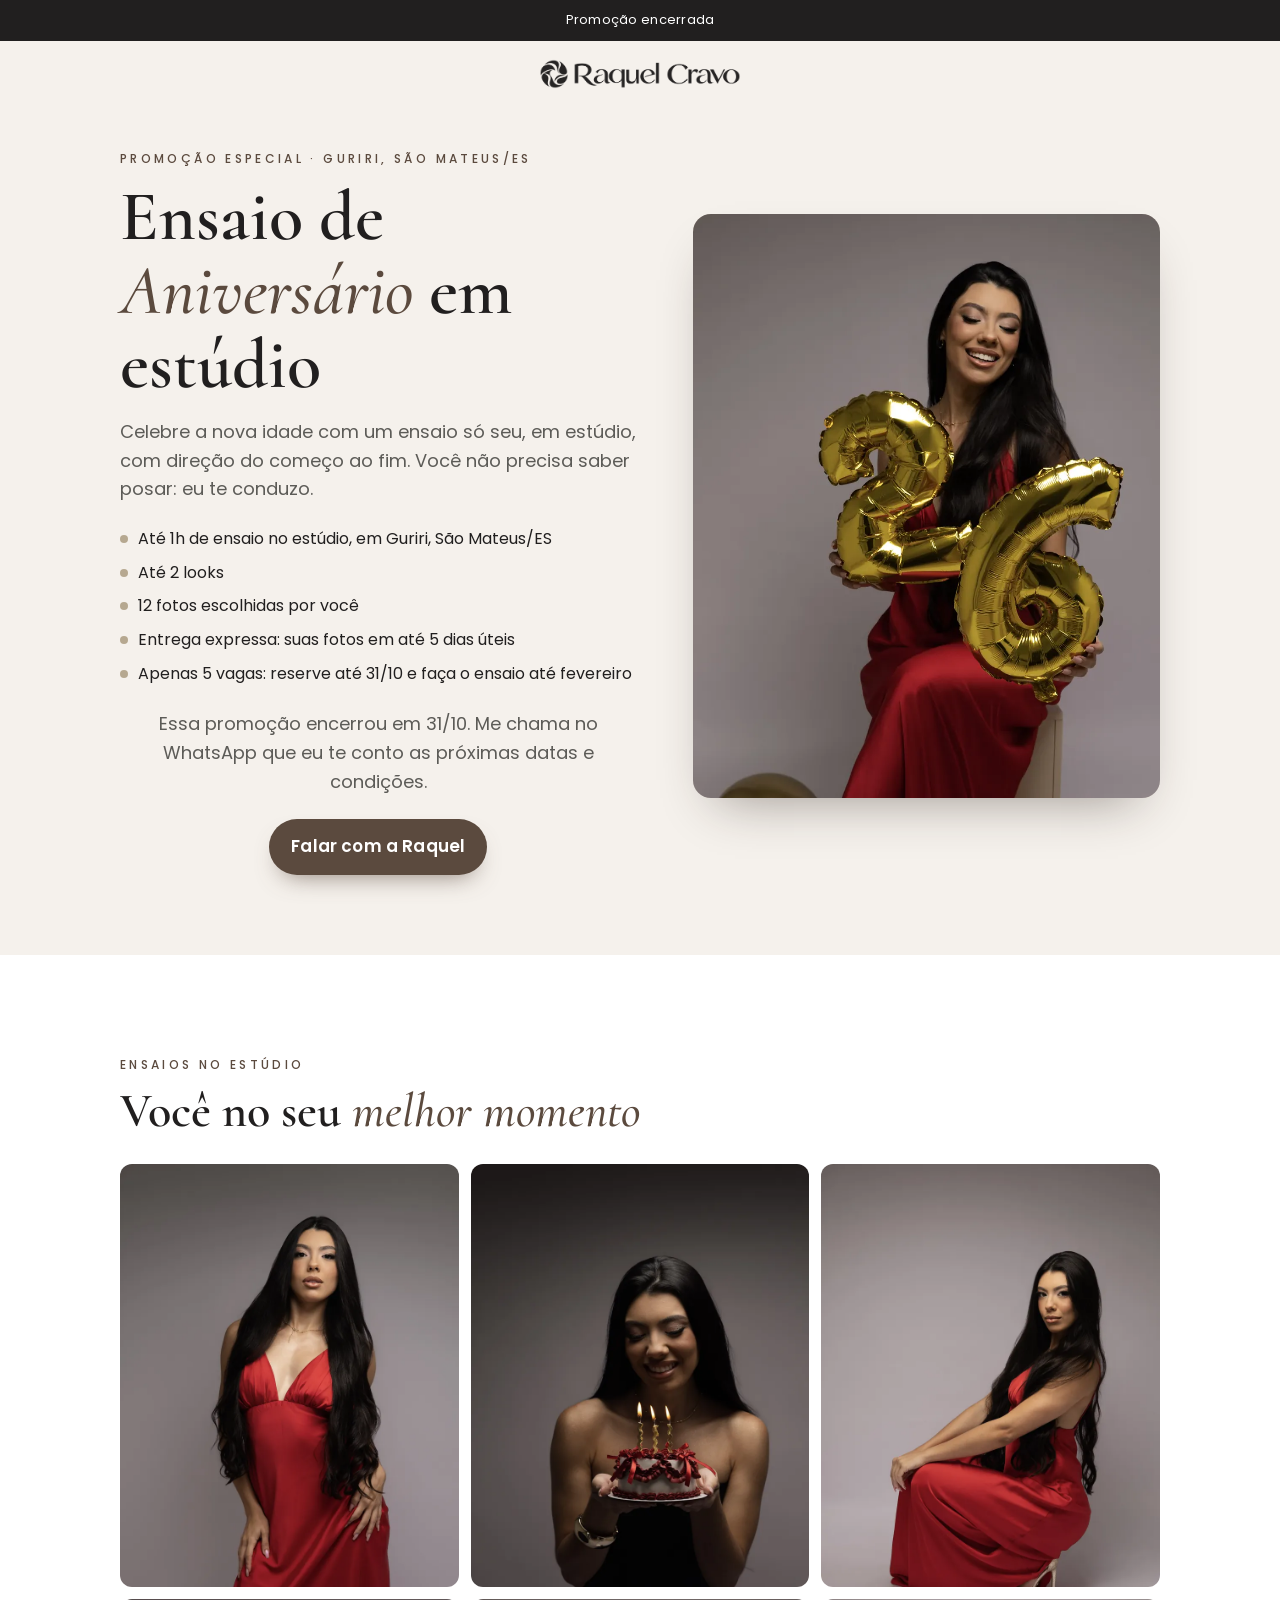
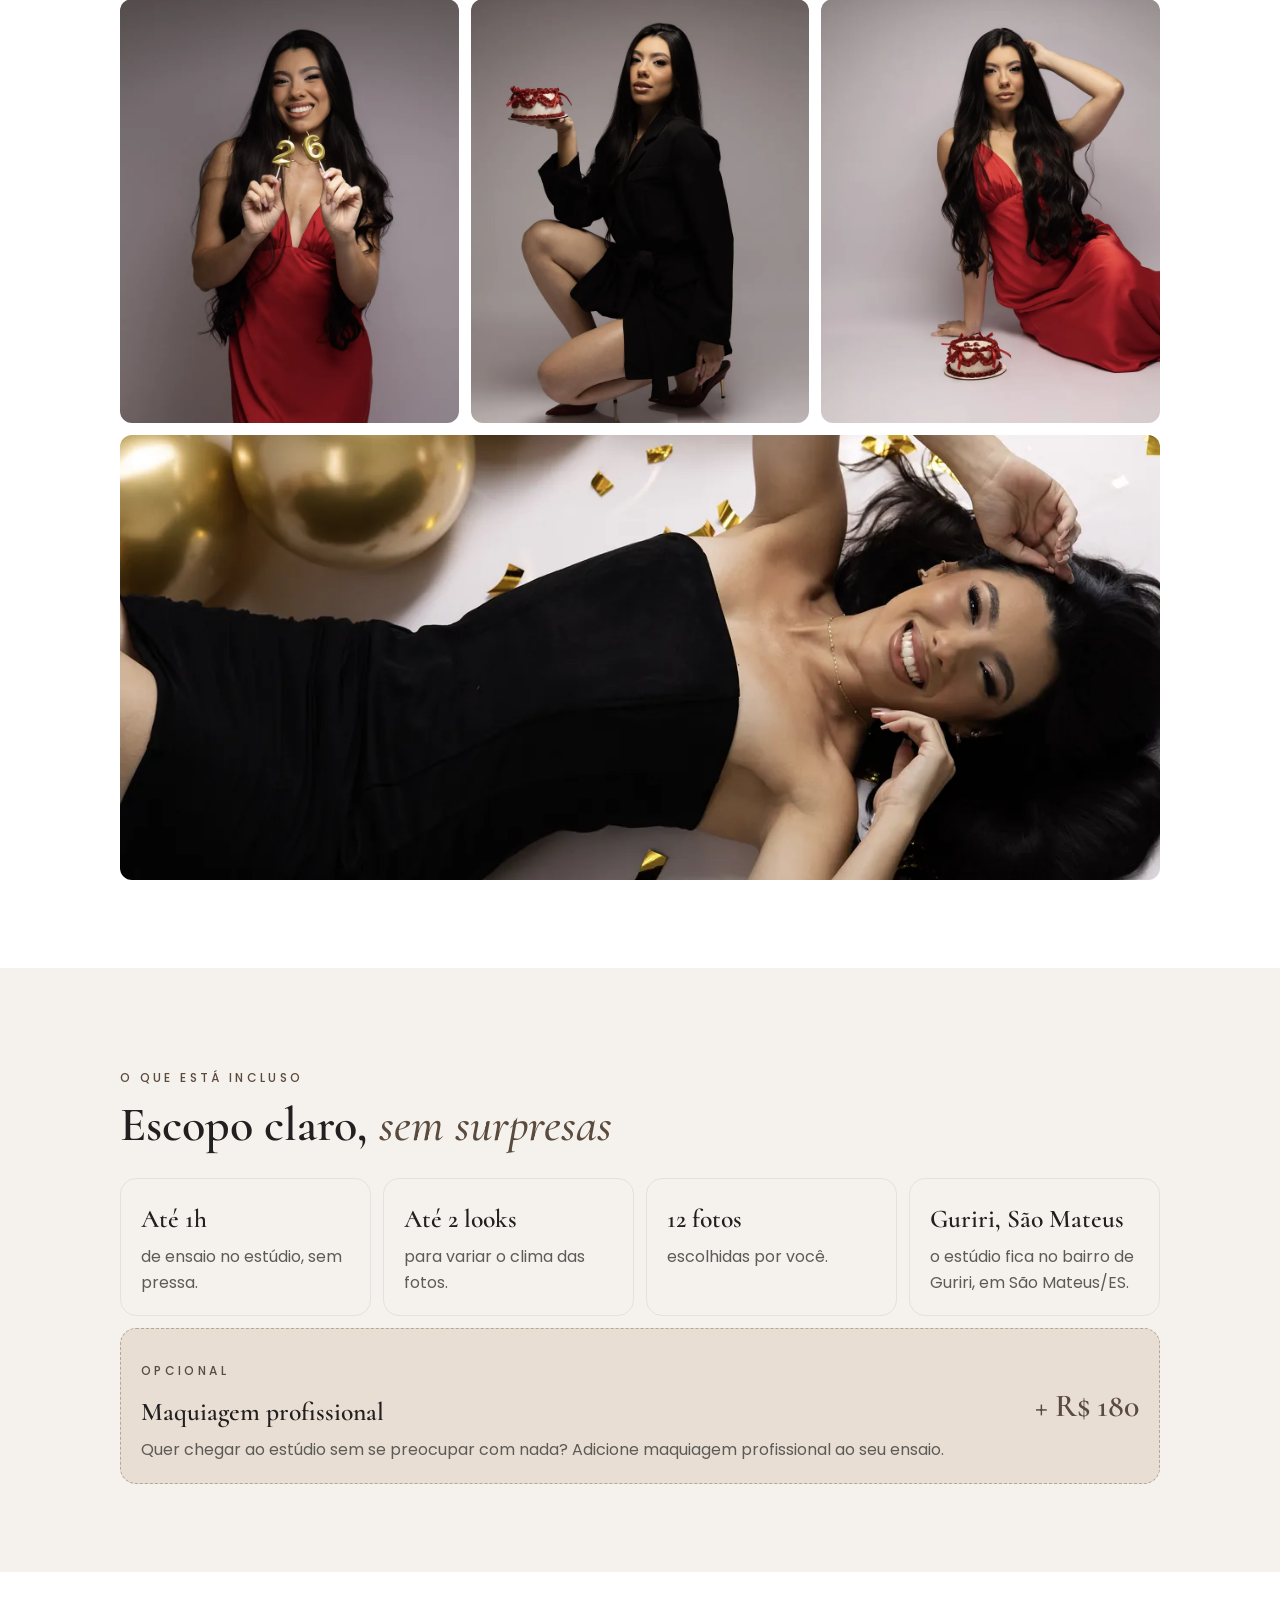
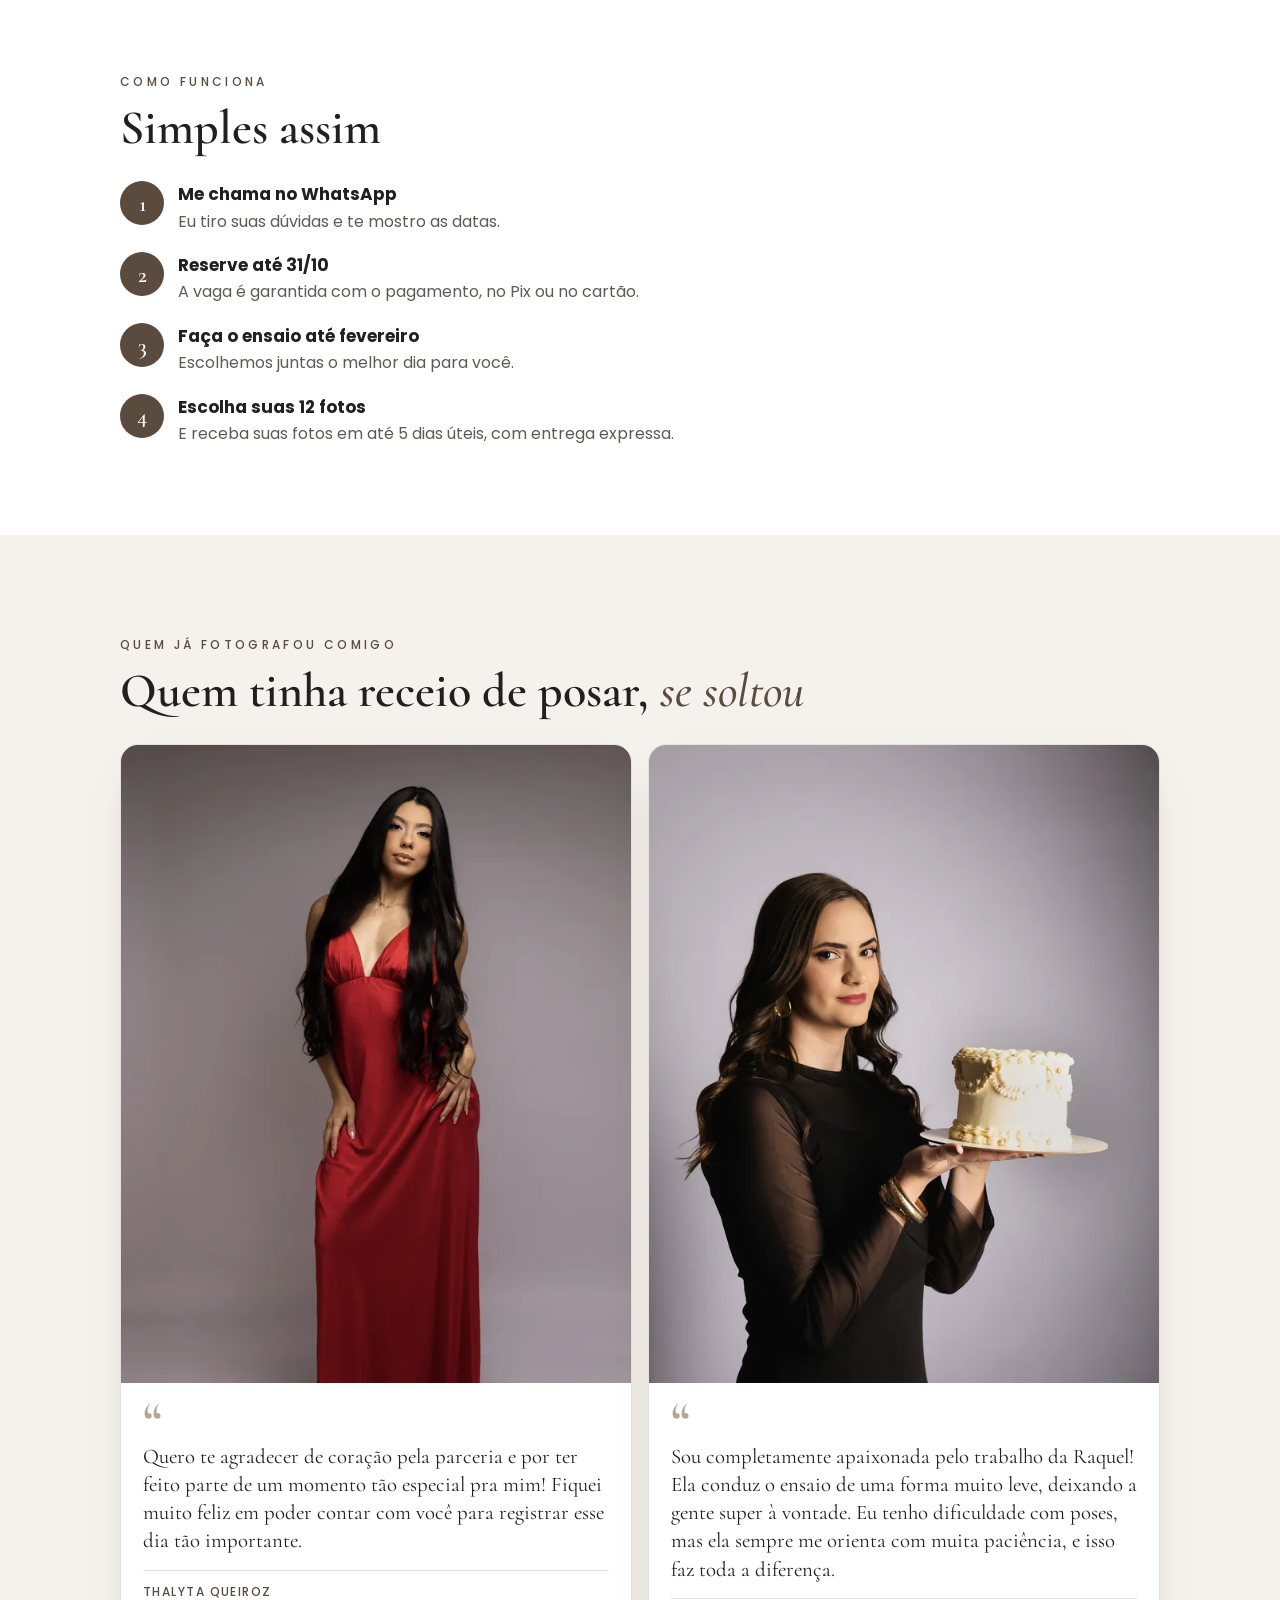
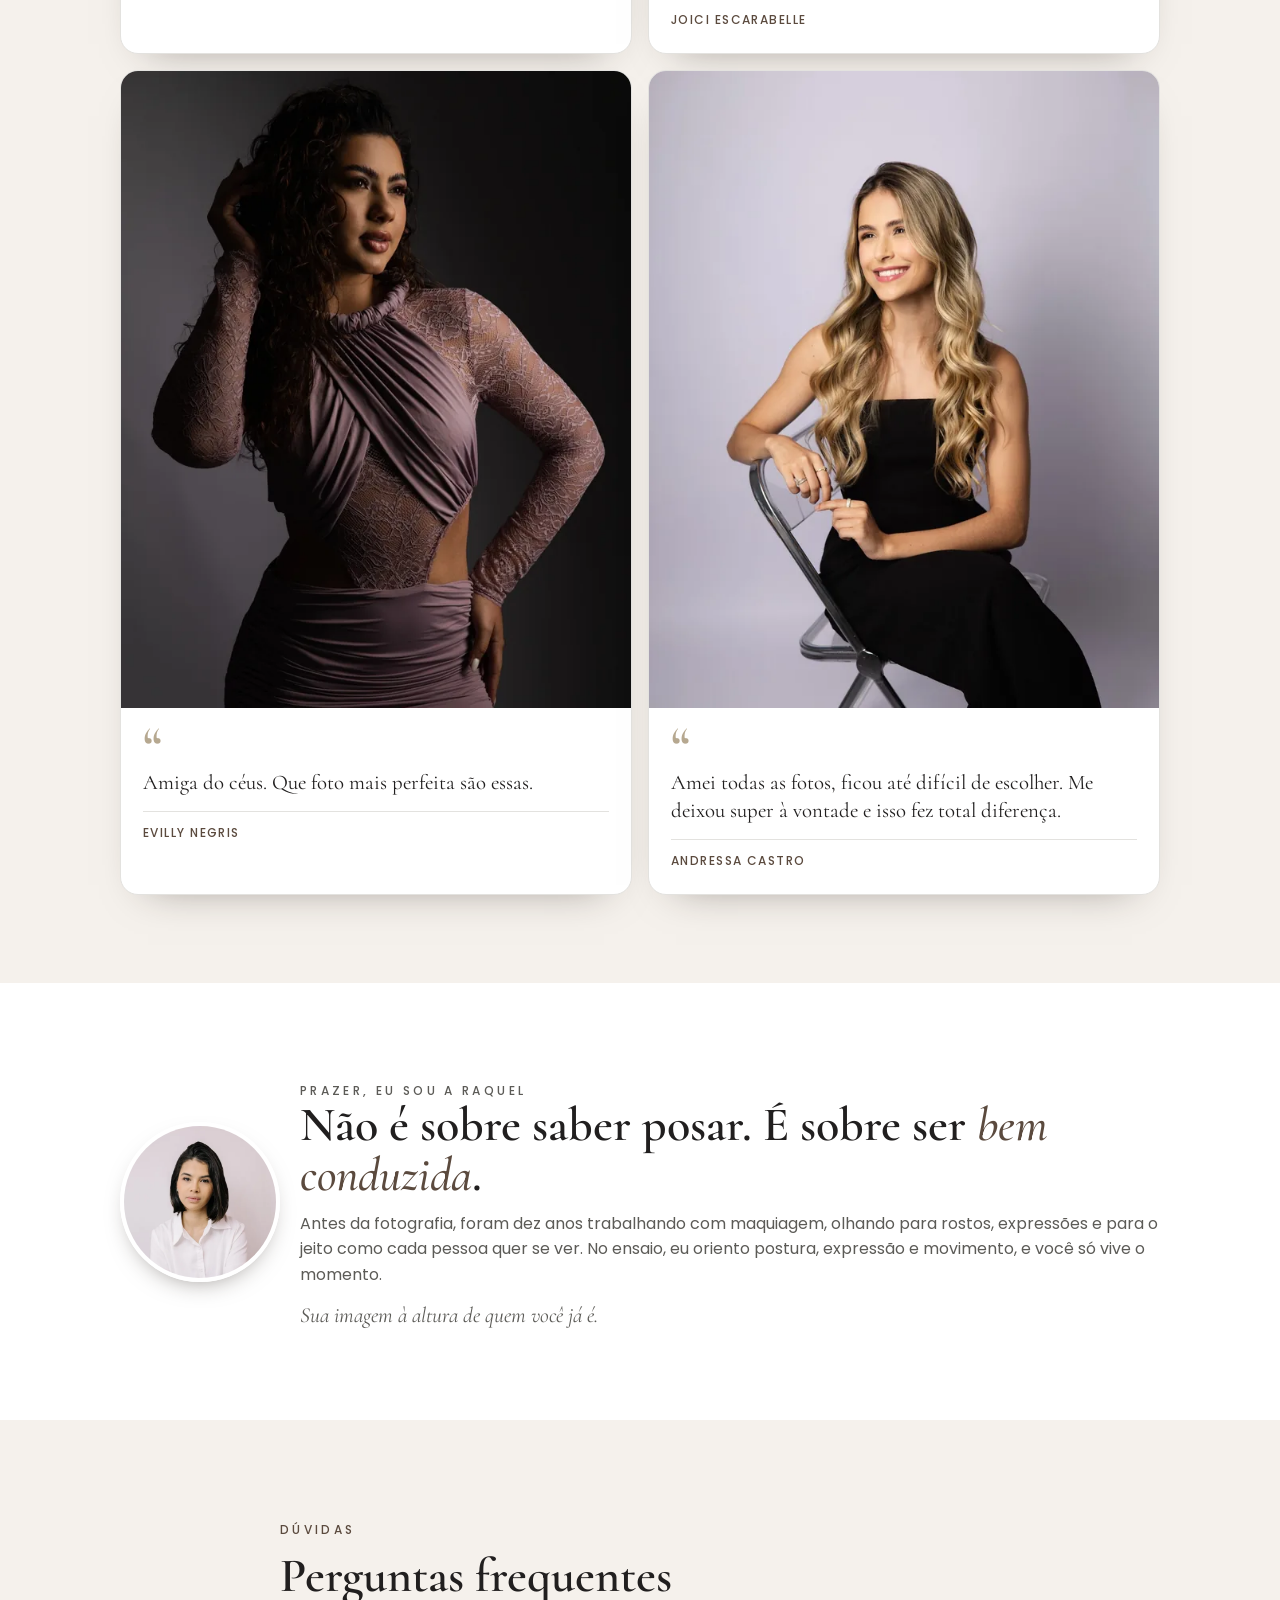
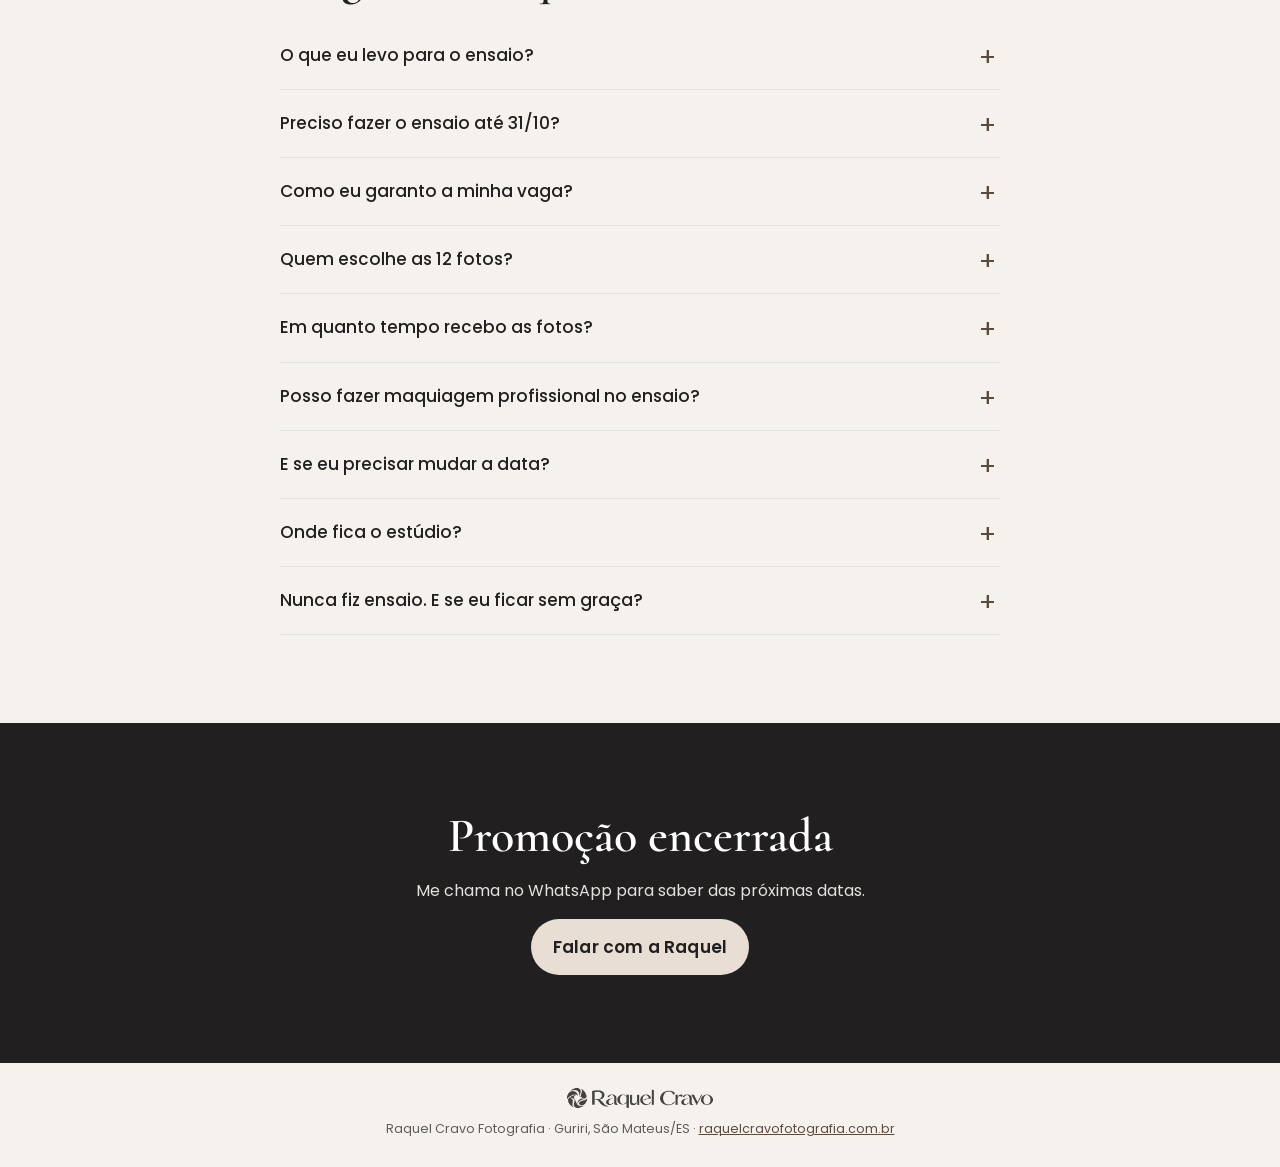
<file: aniversario/index.html>
<!doctype html>
<html lang="pt-BR">
<head>
<meta charset="utf-8">
<meta name="viewport" content="width=device-width, initial-scale=1, viewport-fit=cover">
<title>Ensaio de Aniversário em Estúdio | Raquel Cravo Fotografia</title>
<meta name="description" content="Ensaio de aniversário em estúdio em Guriri, São Mateus: até 1h, até 2 looks e 12 fotos escolhidas por você, com entrega expressa em até 5 dias úteis. Em até 12x de R$ 45. Apenas 5 vagas, reserve até 31/10.">
<meta name="robots" content="noindex, follow">
<link rel="canonical" href="https://raquelcravofotografia.com.br/aniversario/">
<meta name="theme-color" content="#f5f1ec">
<meta property="og:type" content="website">
<meta property="og:locale" content="pt_BR">
<meta property="og:title" content="Ensaio de Aniversário em Estúdio | Raquel Cravo">
<meta property="og:description" content="Até 1h, até 2 looks e 12 fotos escolhidas por você. Em até 12x de R$ 45. Apenas 5 vagas, reserve até 31/10.">
<meta property="og:url" content="https://raquelcravofotografia.com.br/aniversario/">
<meta property="og:image" content="https://raquelcravofotografia.com.br/aniversario/img/og.jpg">
<link rel="icon" href="/favicon.ico">
<link rel="preconnect" href="https://fonts.googleapis.com">
<link rel="preconnect" href="https://fonts.gstatic.com" crossorigin>
<link rel="stylesheet" href="https://fonts.googleapis.com/css2?family=Cormorant:ital,wght@0,500;0,600;1,500&family=Poppins:wght@400;500;600&display=swap" media="print" onload="this.media='all'">
<link rel="preload" as="image" href="img/foto-01.webp" fetchpriority="high">

<!-- Meta Pixel (landing page) -->
<script>
!function(f,b,e,v,n,t,s){if(f.fbq)return;n=f.fbq=function(){n.callMethod?n.callMethod.apply(n,arguments):n.queue.push(arguments)};if(!f._fbq)f._fbq=n;n.push=n;n.loaded=!0;n.version='2.0';n.queue=[];t=b.createElement(e);t.async=!0;t.src=v;s=b.getElementsByTagName(e)[0];s.parentNode.insertBefore(t,s)}(window,document,'script','https://connect.facebook.net/en_US/fbevents.js');
fbq('init','1115416344748995');fbq('track','PageView');
</script>
<noscript><img height="1" width="1" style="display:none" alt="" src="https://www.facebook.com/tr?id=1115416344748995&ev=PageView&noscript=1"></noscript>
<!-- Microsoft Clarity -->
<script>(function(c,l,a,r,i,t,y){c[a]=c[a]||function(){(c[a].q=c[a].q||[]).push(arguments)};t=l.createElement(r);t.async=1;t.src="https://www.clarity.ms/tag/"+i;y=l.getElementsByTagName(r)[0];y.parentNode.insertBefore(t,y)})(window,document,"clarity","script","xpft2k4udn");</script>

<style>
  :root {
    /* Paleta da Plataforma de Marca Raquel Cravo */
    --bg: #f5f1ec;          /* Ivory Veil clareado */
    --bg-2: #e8ded3;        /* Ivory Veil */
    --ink: #211f1f;         /* Obsidian */
    --ink-2: #211f1f;
    --muted: #5c5b57;       /* Graphite */
    --accent: #b6a890;      /* Soft Taupe */
    --accent-dark: #5b4a3e; /* Espresso */
    --olive: #505141;       /* Deep Olive */
    --line: #e3e2df;        /* Cloud White */
    --serif: "Cormorant", Georgia, "Times New Roman", serif;
    --sans: "Poppins", -apple-system, BlinkMacSystemFont, "Segoe UI", Roboto, Arial, sans-serif;
  }
  * { box-sizing: border-box; }
  [hidden] { display: none !important; }
  html { -webkit-text-size-adjust: 100%; scroll-behavior: smooth; }
  body { margin: 0; background: var(--bg); color: var(--ink); font: 16px/1.6 var(--sans); }
  img { max-width: 100%; display: block; }
  a { color: inherit; }
  .wrap { max-width: 1080px; margin: 0 auto; padding: 0 20px; }
  .eyebrow { font-size: 12px; letter-spacing: .28em; text-transform: uppercase; color: var(--accent-dark); font-weight: 500; }
  h1, h2 { font-family: var(--serif); font-weight: 600; color: var(--ink-2); line-height: 1.05; margin: 0; }
  h1 { font-size: clamp(2.6rem, 9vw, 4.4rem); }
  h2 { font-size: clamp(2rem, 6.5vw, 3rem); }
  .italic { font-style: italic; font-weight: 500; color: var(--accent-dark); }
  section { padding: 64px 0; }

  /* Faixa do prazo */
  .deadline {
    position: sticky; top: 0; z-index: 30;
    background: var(--ink); color: #fff; text-align: center;
    padding: 10px 12px; padding-top: max(10px, env(safe-area-inset-top));
    font-size: 13px; letter-spacing: .02em;
  }
  .deadline b { font-variant-numeric: tabular-nums; font-weight: 600; color: #e8ded3; }

  /* Hero */
  .hero { padding: 28px 0 56px; }
  .hero-grid { display: grid; gap: 28px; align-items: center; }
  .hero-photo { border-radius: 18px; overflow: hidden; aspect-ratio: 4/5; background: var(--bg-2); box-shadow: 0 24px 50px -24px rgb(42 31 25 / .45); }
  .hero-photo img { width: 100%; height: 100%; object-fit: cover; }
  .hero p.lead { font-size: 18px; color: var(--muted); margin: 16px 0 22px; }
  .bullets { list-style: none; padding: 0; margin: 0 0 24px; display: grid; gap: 8px; }
  .bullets li { display: flex; gap: 10px; align-items: flex-start; color: var(--ink-2); }
  .bullets li::before { content: ""; flex: none; width: 8px; height: 8px; margin-top: 9px; border-radius: 50%; background: var(--accent); }

  .price { background: #fff; border: 1px solid var(--line); border-radius: 16px; padding: 18px 18px 16px; margin-bottom: 18px; }
  .price .parc { font-family: var(--serif); font-size: 2.4rem; font-weight: 600; color: var(--ink); line-height: 1; }
  .price .parc small { font-family: var(--sans); font-size: 15px; font-weight: 500; color: var(--muted); }
  .price .pix { margin-top: 8px; font-size: 15px; color: var(--ink-2); }
  .price .pix b { color: var(--accent-dark); }
  .tag { display: inline-block; margin-left: 6px; background: var(--bg-2); color: var(--accent-dark); border-radius: 999px; padding: 2px 10px; font-size: 12px; font-weight: 600; }

  .btn {
    display: flex; align-items: center; justify-content: center; gap: 10px;
    width: 100%; min-height: 56px; padding: 0 22px; border-radius: 999px;
    background: var(--accent-dark); color: #fff; text-decoration: none;
    font: 600 17px/1.2 var(--sans); letter-spacing: .01em;
    box-shadow: 0 12px 24px -12px rgb(91 74 62 / .7);
    transition: background-color .2s, transform .2s;
  }
  .btn:hover { background: #211f1f; }
  .btn:active { transform: scale(.98); }
  .btn svg { width: 22px; height: 22px; flex: none; }
  .micro { text-align: center; font-size: 13.5px; color: var(--muted); margin-top: 10px; }

  /* Galeria */
  .gallery { display: grid; grid-template-columns: repeat(2, 1fr); gap: 8px; margin-top: 28px; }
  .gallery figure { margin: 0; border-radius: 12px; overflow: hidden; background: var(--bg-2); aspect-ratio: 4/5; }
  .gallery figure.wide { grid-column: span 2; aspect-ratio: 16/11; }
  .gallery img { width: 100%; height: 100%; object-fit: cover; }

  /* Incluso */
  .alt { background: #fff; }
  .cards { display: grid; gap: 12px; margin-top: 28px; }
  .card { border: 1px solid var(--line); border-radius: 16px; padding: 20px; background: var(--bg); }
  .card h3 { margin: 0 0 4px; font-family: var(--serif); font-size: 1.6rem; font-weight: 600; color: var(--ink-2); }
  .card p { margin: 0; color: var(--muted); }

  .addon { margin-top: 12px; display: flex; gap: 16px; align-items: center; justify-content: space-between; border: 1px dashed var(--accent); border-radius: 16px; padding: 20px; background: var(--bg-2); }
  .addon h3 { margin: 4px 0 4px; font-family: var(--serif); font-size: 1.6rem; font-weight: 600; color: var(--ink-2); }
  .addon p:not(.eyebrow) { margin: 0; color: var(--muted); }
  @media (max-width: 759px) { .addon { flex-direction: column; align-items: flex-start; } }
  .addon-price { flex: none; font: 600 2rem/1 var(--serif); color: var(--accent-dark); white-space: nowrap; }

  /* Passos */
  .steps { list-style: none; padding: 0; margin: 28px 0 0; counter-reset: s; display: grid; gap: 18px; }
  .steps li { counter-increment: s; display: grid; grid-template-columns: 44px 1fr; gap: 14px; align-items: start; }
  .steps li::before { content: counter(s); width: 44px; height: 44px; border-radius: 50%; background: var(--accent-dark); color: #fff; display: flex; align-items: center; justify-content: center; font: 600 1.4rem var(--serif); }
  .steps b { display: block; color: var(--ink-2); font-size: 17px; }
  .steps span { color: var(--muted); }

  /* Depoimentos */
  .deps { display: flex; flex-wrap: wrap; justify-content: center; gap: 16px; margin-top: 28px; }
  .dep { margin: 0; flex: 1 1 100%; background: #fff; border: 1px solid var(--line); border-radius: 18px; overflow: hidden; box-shadow: 0 18px 40px -28px rgb(42 31 25 / .5); display: flex; flex-direction: column; }
  .dep img { width: 100%; height: auto; aspect-ratio: 1/1; object-fit: cover; object-position: 50% 18%; }
  .dep blockquote { margin: 0; padding: 22px 22px 24px; position: relative; flex: 1; }
  .dep blockquote::before { content: "\201C"; display: block; font: 600 3.4rem/.6 var(--serif); color: var(--accent); margin-bottom: 6px; }
  .dep blockquote p { margin: 0; font-family: var(--serif); font-size: 1.3rem; line-height: 1.35; color: var(--ink-2); }
  .dep cite { display: block; margin-top: 14px; padding-top: 12px; border-top: 1px solid var(--line); font: 500 12px var(--sans); letter-spacing: .12em; text-transform: uppercase; color: var(--accent-dark); font-style: normal; }
  .cta-row { display: flex; justify-content: center; margin-top: 28px; }
  .cta-row .btn { max-width: 560px; text-align: center; }

  /* Sobre */
  .about { display: grid; gap: 20px; align-items: center; }
  .about img { width: 140px; height: 140px; border-radius: 50%; object-fit: cover; border: 4px solid #fff; box-shadow: 0 10px 24px -12px rgb(42 31 25 / .5); }
  .about p { color: var(--muted); margin: 10px 0 0; }

  /* FAQ */
  details { border-bottom: 1px solid var(--line); padding: 4px 0; }
  summary { cursor: pointer; list-style: none; padding: 16px 32px 16px 0; position: relative; font-weight: 500; color: var(--ink-2); font-size: 17px; }
  summary::-webkit-details-marker { display: none; }
  summary::after { content: "+"; position: absolute; right: 4px; top: 12px; font: 400 1.6rem var(--sans); color: var(--accent-dark); transition: transform .2s; }
  details[open] summary::after { transform: rotate(45deg); }
  details p { margin: 0 0 16px; color: var(--muted); }

  /* CTA final */
  .final { background: var(--ink); color: #fff; text-align: center; }
  .final h2 { color: #fff; }
  .final p { color: #e3e2df; }
  .count { display: flex; justify-content: center; gap: 10px; margin: 24px 0; }
  .count div { min-width: 68px; padding: 10px 6px; border-radius: 12px; background: rgb(255 255 255 / .08); }
  .count b { display: block; font: 600 2rem/1 var(--serif); font-variant-numeric: tabular-nums; color: #fff; }
  .count small { font-size: 11px; letter-spacing: .14em; text-transform: uppercase; color: #b6a890; }
  .final .btn { max-width: 420px; margin: 0 auto; background: #e8ded3; color: var(--ink); box-shadow: none; }
  .final .btn:hover { background: #fff; }
  .final .micro { color: #a9a6a1; }

  footer { text-align: center; font-size: 12.5px; color: var(--muted); padding: 24px 20px 110px; }
  footer a { color: var(--accent-dark); }

  /* Botão fixo no celular */
  .sticky {
    position: fixed; left: 0; right: 0; bottom: 0; z-index: 40;
    padding: 10px 16px calc(10px + env(safe-area-inset-bottom));
    background: rgb(245 241 236 / .96); border-top: 1px solid var(--line);
    backdrop-filter: blur(8px); -webkit-backdrop-filter: blur(8px);
    transform: translateY(110%); transition: transform .3s ease;
  }
  .sticky.show { transform: none; }
  .sticky .btn { min-height: 52px; font-size: 16px; }

  .closed { text-align: center; }
  .brand { display: flex; justify-content: center; padding: 18px 20px 0; }
  .brand img { height: 30px; width: auto; }
  .tagline { font-family: var(--serif); font-style: italic; font-size: 1.35rem; color: var(--accent-dark); margin: 18px 0 0; }

  @media (min-width: 760px) {
    section { padding: 88px 0; }
    .hero { padding: 48px 0 80px; }
    .hero-grid { grid-template-columns: 1.05fr .95fr; gap: 56px; }
    .hero-photo { order: 2; }
    .btn { width: auto; display: inline-flex; }
    .micro { text-align: left; }
    .gallery { grid-template-columns: repeat(3, 1fr); gap: 12px; }
    .gallery figure.wide { grid-column: span 3; aspect-ratio: 21/9; }
    .cards { grid-template-columns: repeat(4, 1fr); }
    .dep { flex: 0 1 calc((100% - 16px) / 2); max-width: 520px; }
    .dep img { aspect-ratio: 4/5; object-position: 50% 15%; }
    .about { grid-template-columns: 160px 1fr; }
    .about img { width: 160px; height: 160px; }
    .faq { max-width: 760px; }
    .sticky { display: none; }
    footer { padding-bottom: 28px; }
  }
  @media (prefers-reduced-motion: reduce) {
    html { scroll-behavior: auto; }
    .sticky, .btn, summary::after { transition: none; }
  }
</style>
</head>
<body>

<div class="deadline" role="status">
  <span class="js-open">Reservas até <b>31/10</b> · termina em <b class="js-short">--</b></span>
  <span class="js-closed" hidden>Promoção encerrada</span>
</div>

<header class="brand"><a href="/" aria-label="Raquel Cravo Fotografia"><img src="img/logo-escuro.png" alt="Raquel Cravo" width="1000" height="149"></a></header>

<main>
  <!-- HERO -->
  <section class="hero">
    <div class="wrap hero-grid">
      <div class="hero-photo">
        <img src="img/foto-01.webp" alt="Ensaio de aniversário em estúdio, com balões dourados" width="800" height="1000" fetchpriority="high">
      </div>
      <div>
        <p class="eyebrow">Promoção especial · Guriri, São Mateus/ES</p>
        <h1>Ensaio de <span class="italic">Aniversário</span> em estúdio</h1>
        <p class="lead">Celebre a nova idade com um ensaio só seu, em estúdio, com direção do começo ao fim. Você não precisa saber posar: eu te conduzo.</p>
        <ul class="bullets">
          <li>Até 1h de ensaio no estúdio, em Guriri, São Mateus/ES</li>
          <li>Até 2 looks</li>
          <li>12 fotos escolhidas por você</li>
          <li>Entrega expressa: suas fotos em até 5 dias úteis</li>
          <li>Apenas 5 vagas: reserve até 31/10 e faça o ensaio até fevereiro</li>
        </ul>

        <div class="js-open">
          <div class="price">
            <div class="parc"><small>em até</small> 12x de R$ 45 <small>no cartão</small></div>
            <div class="pix">ou <b>R$ 450 no Pix</b> <span class="tag">economize R$ 90</span></div>
          </div>
          <a class="btn js-wa" href="#" data-origem="hero">
            <svg viewBox="0 0 24 24" fill="currentColor" aria-hidden="true"><path d="M12.04 2C6.58 2 2.13 6.45 2.13 11.91c0 1.75.46 3.45 1.32 4.95L2.05 22l5.25-1.38c1.45.79 3.08 1.21 4.74 1.21 5.46 0 9.91-4.45 9.91-9.91C21.95 6.45 17.5 2 12.04 2zm5.8 14.07c-.24.69-1.42 1.32-1.96 1.4-.5.08-1.13.11-1.82-.11-.42-.13-.96-.31-1.65-.61-2.9-1.25-4.79-4.17-4.94-4.36-.14-.2-1.18-1.57-1.18-3s.75-2.13 1.02-2.42c.27-.29.58-.36.78-.36h.56c.18 0 .42-.07.66.5.24.58.82 2.01.89 2.16.07.14.12.31.02.5-.1.2-.14.31-.29.48-.14.17-.3.37-.43.5-.14.14-.29.3-.13.59.17.29.74 1.22 1.59 1.98 1.09.97 2.01 1.27 2.3 1.42.29.14.46.12.63-.07.17-.2.72-.84.92-1.13.19-.29.38-.24.65-.14.26.1 1.68.79 1.97.93.29.15.48.22.55.34.07.12.07.69-.17 1.38z"/></svg>
            Quero garantir minha vaga
          </a>
          <p class="micro">Você fala direto comigo no WhatsApp.</p>
        </div>
        <div class="js-closed closed" hidden>
          <p class="lead">Essa promoção encerrou em 31/10. Me chama no WhatsApp que eu te conto as próximas datas e condições.</p>
          <a class="btn js-wa" href="#" data-origem="encerrada">Falar com a Raquel</a>
        </div>
      </div>
    </div>
  </section>

  <!-- GALERIA -->
  <section class="alt">
    <div class="wrap">
      <p class="eyebrow">Ensaios no estúdio</p>
      <h2>Você no seu <span class="italic">melhor momento</span></h2>
      <div class="gallery">
        <figure><img src="img/foto-11.webp" alt="Ensaio de aniversário em estúdio, look vermelho" width="800" height="1000" loading="lazy"></figure>
        <figure><img src="img/foto-03.webp" alt="Ensaio de aniversário em estúdio" width="800" height="1000" loading="lazy"></figure>
        <figure><img src="img/foto-12.webp" alt="Ensaio de aniversário em estúdio, look vermelho" width="800" height="1000" loading="lazy"></figure>
        <figure><img src="img/foto-07.webp" alt="Ensaio de aniversário em estúdio" width="800" height="1000" loading="lazy"></figure>
        <figure><img src="img/foto-05.webp" alt="Ensaio de aniversário em estúdio" width="800" height="1000" loading="lazy"></figure>
        <figure><img src="img/foto-13.webp" alt="Ensaio de aniversário em estúdio, look vermelho" width="800" height="1000" loading="lazy"></figure>
        <figure class="wide"><img src="img/foto-10.webp" alt="Ensaio de aniversário em estúdio, com balões dourados e confete" width="1200" height="825" loading="lazy"></figure>
      </div>
      <div class="cta-row js-open">
        <a class="btn js-wa" href="#" data-origem="galeria"><svg viewBox="0 0 24 24" fill="currentColor" aria-hidden="true"><path d="M12.04 2C6.58 2 2.13 6.45 2.13 11.91c0 1.75.46 3.45 1.32 4.95L2.05 22l5.25-1.38c1.45.79 3.08 1.21 4.74 1.21 5.46 0 9.91-4.45 9.91-9.91C21.95 6.45 17.5 2 12.04 2zm5.8 14.07c-.24.69-1.42 1.32-1.96 1.4-.5.08-1.13.11-1.82-.11-.42-.13-.96-.31-1.65-.61-2.9-1.25-4.79-4.17-4.94-4.36-.14-.2-1.18-1.57-1.18-3s.75-2.13 1.02-2.42c.27-.29.58-.36.78-.36h.56c.18 0 .42-.07.66.5.24.58.82 2.01.89 2.16.07.14.12.31.02.5-.1.2-.14.31-.29.48-.14.17-.3.37-.43.5-.14.14-.29.3-.13.59.17.29.74 1.22 1.59 1.98 1.09.97 2.01 1.27 2.3 1.42.29.14.46.12.63-.07.17-.2.72-.84.92-1.13.19-.29.38-.24.65-.14.26.1 1.68.79 1.97.93.29.15.48.22.55.34.07.12.07.69-.17 1.38z"/></svg>
          Quero garantir meu ensaio
        </a>
      </div>
    </div>
  </section>

  <!-- INCLUSO -->
  <section>
    <div class="wrap">
      <p class="eyebrow">O que está incluso</p>
      <h2>Escopo claro, <span class="italic">sem surpresas</span></h2>
      <div class="cards">
        <div class="card"><h3>Até 1h</h3><p>de ensaio no estúdio, sem pressa.</p></div>
        <div class="card"><h3>Até 2 looks</h3><p>para variar o clima das fotos.</p></div>
        <div class="card"><h3>12 fotos</h3><p>escolhidas por você.</p></div>
        <div class="card"><h3>Guriri, São Mateus</h3><p>o estúdio fica no bairro de Guriri, em São Mateus/ES.</p></div>
      </div>
      <div class="addon">
        <div>
          <p class="eyebrow">Opcional</p>
          <h3>Maquiagem profissional</h3>
          <p>Quer chegar ao estúdio sem se preocupar com nada? Adicione maquiagem profissional ao seu ensaio.</p>
        </div>
        <div class="addon-price">+ R$ 180</div>
      </div>
      <div class="cta-row js-open">
        <a class="btn js-wa" href="#" data-origem="maquiagem"><svg viewBox="0 0 24 24" fill="currentColor" aria-hidden="true"><path d="M12.04 2C6.58 2 2.13 6.45 2.13 11.91c0 1.75.46 3.45 1.32 4.95L2.05 22l5.25-1.38c1.45.79 3.08 1.21 4.74 1.21 5.46 0 9.91-4.45 9.91-9.91C21.95 6.45 17.5 2 12.04 2zm5.8 14.07c-.24.69-1.42 1.32-1.96 1.4-.5.08-1.13.11-1.82-.11-.42-.13-.96-.31-1.65-.61-2.9-1.25-4.79-4.17-4.94-4.36-.14-.2-1.18-1.57-1.18-3s.75-2.13 1.02-2.42c.27-.29.58-.36.78-.36h.56c.18 0 .42-.07.66.5.24.58.82 2.01.89 2.16.07.14.12.31.02.5-.1.2-.14.31-.29.48-.14.17-.3.37-.43.5-.14.14-.29.3-.13.59.17.29.74 1.22 1.59 1.98 1.09.97 2.01 1.27 2.3 1.42.29.14.46.12.63-.07.17-.2.72-.84.92-1.13.19-.29.38-.24.65-.14.26.1 1.68.79 1.97.93.29.15.48.22.55.34.07.12.07.69-.17 1.38z"/></svg>
          Quero garantir meu ensaio com maquiagem profissional
        </a>
      </div>
    </div>
  </section>

  <!-- COMO FUNCIONA -->
  <section class="alt">
    <div class="wrap">
      <p class="eyebrow">Como funciona</p>
      <h2>Simples assim</h2>
      <ol class="steps">
        <li><div><b>Me chama no WhatsApp</b><span>Eu tiro suas dúvidas e te mostro as datas.</span></div></li>
        <li><div><b>Reserve até 31/10</b><span>A vaga é garantida com o pagamento, no Pix ou no cartão.</span></div></li>
        <li><div><b>Faça o ensaio até fevereiro</b><span>Escolhemos juntas o melhor dia para você.</span></div></li>
        <li><div><b>Escolha suas 12 fotos</b><span>E receba suas fotos em até 5 dias úteis, com entrega expressa.</span></div></li>
      </ol>
    </div>
  </section>

  <!-- DEPOIMENTOS -->
  <section>
    <div class="wrap">
      <p class="eyebrow">Quem já fotografou comigo</p>
      <h2>Quem tinha receio de posar, <span class="italic">se soltou</span></h2>
      <div class="deps">
        <figure class="dep">
          <img src="img/dep-5.webp" alt="Thalyta em ensaio de aniversário, de vestido vermelho" width="640" height="800" loading="lazy">
          <blockquote><p>Quero te agradecer de coração pela parceria e por ter feito parte de um momento tão especial pra mim! Fiquei muito feliz em poder contar com você para registrar esse dia tão importante.</p><cite>Thalyta Queiroz</cite></blockquote>
        </figure>
        <figure class="dep">
          <img src="img/dep-9.webp" alt="Joici segurando um bolo em ensaio no estúdio" width="640" height="800" loading="lazy">
          <blockquote><p>Sou completamente apaixonada pelo trabalho da Raquel! Ela conduz o ensaio de uma forma muito leve, deixando a gente super à vontade. Eu tenho dificuldade com poses, mas ela sempre me orienta com muita paciência, e isso faz toda a diferença.</p><cite>Joici Escarabelle</cite></blockquote>
        </figure>
        <figure class="dep">
          <img src="img/dep-6.webp" alt="Evilly em ensaio no estúdio" width="640" height="800" loading="lazy">
          <blockquote><p>Amiga do céus. Que foto mais perfeita são essas.</p><cite>Evilly Negris</cite></blockquote>
        </figure>
        <figure class="dep">
          <img src="img/dep-7.webp" alt="Andressa sentada em uma cadeira, em ensaio no estúdio" width="640" height="800" loading="lazy">
          <blockquote><p>Amei todas as fotos, ficou até difícil de escolher. Me deixou super à vontade e isso fez total diferença.</p><cite>Andressa Castro</cite></blockquote>
        </figure>
      </div>
      <div class="cta-row js-open">
        <a class="btn js-wa" href="#" data-origem="depoimentos"><svg viewBox="0 0 24 24" fill="currentColor" aria-hidden="true"><path d="M12.04 2C6.58 2 2.13 6.45 2.13 11.91c0 1.75.46 3.45 1.32 4.95L2.05 22l5.25-1.38c1.45.79 3.08 1.21 4.74 1.21 5.46 0 9.91-4.45 9.91-9.91C21.95 6.45 17.5 2 12.04 2zm5.8 14.07c-.24.69-1.42 1.32-1.96 1.4-.5.08-1.13.11-1.82-.11-.42-.13-.96-.31-1.65-.61-2.9-1.25-4.79-4.17-4.94-4.36-.14-.2-1.18-1.57-1.18-3s.75-2.13 1.02-2.42c.27-.29.58-.36.78-.36h.56c.18 0 .42-.07.66.5.24.58.82 2.01.89 2.16.07.14.12.31.02.5-.1.2-.14.31-.29.48-.14.17-.3.37-.43.5-.14.14-.29.3-.13.59.17.29.74 1.22 1.59 1.98 1.09.97 2.01 1.27 2.3 1.42.29.14.46.12.63-.07.17-.2.72-.84.92-1.13.19-.29.38-.24.65-.14.26.1 1.68.79 1.97.93.29.15.48.22.55.34.07.12.07.69-.17 1.38z"/></svg>
          Quero garantir minha vaga
        </a>
      </div>
    </div>
  </section>

  <!-- SOBRE -->
  <section class="alt">
    <div class="wrap about">
      <img src="img/raquel.webp" alt="Raquel Cravo, fotógrafa" width="160" height="160" loading="lazy">
      <div>
        <p class="eyebrow">Prazer, eu sou a Raquel</p>
        <h2>Não é sobre saber posar. É sobre ser <span class="italic">bem conduzida</span>.</h2>
        <p>Antes da fotografia, foram dez anos trabalhando com maquiagem, olhando para rostos, expressões e para o jeito como cada pessoa quer se ver. No ensaio, eu oriento postura, expressão e movimento, e você só vive o momento.</p>
        <p class="tagline">Sua imagem à altura de quem você já é.</p>
      </div>
    </div>
  </section>

  <!-- FAQ -->
  <section>
    <div class="wrap faq">
      <p class="eyebrow">Dúvidas</p>
      <h2>Perguntas frequentes</h2>
      <div style="margin-top:20px">
        <details><summary>O que eu levo para o ensaio?</summary><p>Até 2 roupas e o que quiser para deixar o ensaio com a sua cara: balões, bolo, vela com a sua idade, acessórios. Eu te ajudo a pensar na composição antes do dia.</p></details>
        <details><summary>Preciso fazer o ensaio até 31/10?</summary><p>Não. Até 31/10 é o prazo para reservar a sua vaga. O ensaio pode ser feito até fevereiro, no dia que for melhor para você.</p></details>
        <details><summary>Como eu garanto a minha vaga?</summary><p>Com o pagamento até 31/10, R$ 450 no Pix ou em até 12x de R$ 45 no cartão. É só me chamar no WhatsApp.</p></details>
        <details><summary>Quem escolhe as 12 fotos?</summary><p>Você. Depois do ensaio, você escolhe as 12 fotos favoritas.</p></details>
        <details><summary>Em quanto tempo recebo as fotos?</summary><p>Em até 5 dias úteis depois da escolha. É a entrega expressa, já incluída.</p></details>
        <details><summary>Posso fazer maquiagem profissional no ensaio?</summary><p>Pode. É um adicional de R$ 180. Me avisa no WhatsApp que eu organizo com você.</p></details>
        <details><summary>E se eu precisar mudar a data?</summary><p>Sem problema: o reagendamento é gratuito com aviso de 48h.</p></details>
        <details><summary>Onde fica o estúdio?</summary><p>Em Guriri, bairro de São Mateus/ES. Te passo o endereço certinho no WhatsApp.</p></details>
        <details><summary>Nunca fiz ensaio. E se eu ficar sem graça?</summary><p>É normal sentir isso. Eu te conduzo em cada pose, expressão e movimento, no seu tempo. Você não precisa saber posar.</p></details>
      </div>
    </div>
  </section>

  <!-- CTA FINAL -->
  <section class="final">
    <div class="wrap">
      <div class="js-open">
        <p class="eyebrow" style="color:#b6a890">Apenas 5 vagas · Reservas até 31/10</p>
        <h2>Garanta o seu ensaio de <span class="italic" style="color:#e8ded3">aniversário</span></h2>
        <div class="count" aria-label="Tempo restante para reservar">
          <div><b class="js-d">--</b><small>dias</small></div>
          <div><b class="js-h">--</b><small>horas</small></div>
          <div><b class="js-m">--</b><small>min</small></div>
          <div><b class="js-s">--</b><small>seg</small></div>
        </div>
        <p>Em até 12x de R$ 45 no cartão ou R$ 450 no Pix</p>
        <a class="btn js-wa" href="#" data-origem="final">Quero garantir minha vaga</a>
        <p class="micro" style="text-align:center">Reserve agora e faça o ensaio até fevereiro.</p>
      </div>
      <div class="js-closed" hidden>
        <h2>Promoção encerrada</h2>
        <p>Me chama no WhatsApp para saber das próximas datas.</p>
        <a class="btn js-wa" href="#" data-origem="encerrada">Falar com a Raquel</a>
      </div>
    </div>
  </section>
</main>

<footer>
  <img src="img/logo-escuro.png" alt="" width="1000" height="149" style="height:22px;width:auto;margin:0 auto 10px;opacity:.85">
  Raquel Cravo Fotografia · Guriri, São Mateus/ES · <a href="/">raquelcravofotografia.com.br</a>
</footer>

<div class="sticky js-open" aria-hidden="true">
  <a class="btn js-wa" href="#" data-origem="fixo" tabindex="-1">Quero garantir minha vaga</a>
</div>

<script>
(function () {
  var WA = "5527995118412";
  var MSG = "Oi, Raquel! Vi a promoção do ensaio de aniversário e quero garantir minha vaga.";
  var MSG_MAKEUP = "Oi, Raquel! Vi a promoção do ensaio de aniversário e quero garantir meu ensaio com maquiagem profissional.";
  var MSG_CLOSED = "Oi, Raquel! Vi a página do ensaio de aniversário e quero saber das próximas datas.";
  var DEADLINE = new Date("2026-10-31T23:59:59-03:00").getTime();

  function closed() { return Date.now() > DEADLINE; }

  document.querySelectorAll(".js-wa").forEach(function (a) {
    var encerrada = a.getAttribute("data-origem") === "encerrada";
    a.href = "https://wa.me/" + WA + "?text=" + encodeURIComponent(encerrada ? MSG_CLOSED : (a.getAttribute("data-origem") === "maquiagem" ? MSG_MAKEUP : MSG));
    a.target = "_blank";
    a.rel = "noopener";
    a.addEventListener("click", function () {
      if (window.fbq) fbq("track", "Contact", { content_name: "Ensaio de Aniversário", origem: a.getAttribute("data-origem") });
    });
  });

  function setState() {
    var isClosed = closed();
    document.querySelectorAll(".js-open").forEach(function (e) { e.hidden = isClosed; });
    document.querySelectorAll(".js-closed").forEach(function (e) { e.hidden = !isClosed; });
    return isClosed;
  }

  var pad = function (n) { return n < 10 ? "0" + n : String(n); };
  function tick() {
    if (setState()) return;
    var diff = Math.max(0, DEADLINE - Date.now());
    var d = Math.floor(diff / 864e5), h = Math.floor(diff / 36e5) % 24, m = Math.floor(diff / 6e4) % 60, s = Math.floor(diff / 1e3) % 60;
    var set = function (sel, v) { var el = document.querySelector(sel); if (el) el.textContent = v; };
    set(".js-d", pad(d)); set(".js-h", pad(h)); set(".js-m", pad(m)); set(".js-s", pad(s));
    set(".js-short", (d > 0 ? d + "d " : "") + pad(h) + "h " + pad(m) + "m " + pad(s) + "s");
    setTimeout(tick, 1000);
  }
  tick();

  // Botão fixo no celular: aparece depois que o botão principal sai da tela.
  var sticky = document.querySelector(".sticky");
  var main = document.querySelector(".hero .js-wa");
  if (sticky && main && "IntersectionObserver" in window) {
    new IntersectionObserver(function (es) {
      sticky.classList.toggle("show", !es[0].isIntersecting && es[0].boundingClientRect.top < 0);
    }).observe(main);
  }
})();
</script>
</body>
</html>
</file>
<file: assets/index-BIpISqTm.css>
/*! tailwindcss v4.3.2 | MIT License | https://tailwindcss.com */
@layer properties{@supports (((-webkit-hyphens:none)) and (not (margin-trim:inline))) or ((-moz-orient:inline) and (not (color:rgb(from red r g b)))){:root,:host{--shimmer-angle:20deg}*,:before,:after,::backdrop{--tw-space-y-reverse:0;--tw-border-style:solid;--tw-gradient-position:initial;--tw-gradient-from:#0000;--tw-gradient-via:#0000;--tw-gradient-to:#0000;--tw-gradient-stops:initial;--tw-gradient-via-stops:initial;--tw-gradient-from-position:0%;--tw-gradient-via-position:50%;--tw-gradient-to-position:100%;--tw-leading:initial;--tw-font-weight:initial;--tw-tracking:initial;--tw-shadow:0 0 #0000;--tw-shadow-color:initial;--tw-shadow-alpha:100%;--tw-inset-shadow:0 0 #0000;--tw-inset-shadow-color:initial;--tw-inset-shadow-alpha:100%;--tw-ring-color:initial;--tw-ring-shadow:0 0 #0000;--tw-inset-ring-color:initial;--tw-inset-ring-shadow:0 0 #0000;--tw-ring-inset:initial;--tw-ring-offset-width:0px;--tw-ring-offset-color:#fff;--tw-ring-offset-shadow:0 0 #0000;--tw-outline-style:solid;--tw-backdrop-blur:initial;--tw-backdrop-brightness:initial;--tw-backdrop-contrast:initial;--tw-backdrop-grayscale:initial;--tw-backdrop-hue-rotate:initial;--tw-backdrop-invert:initial;--tw-backdrop-opacity:initial;--tw-backdrop-saturate:initial;--tw-backdrop-sepia:initial;--tw-duration:initial;--tw-ease:initial;--tw-blur:initial;--tw-brightness:initial;--tw-contrast:initial;--tw-grayscale:initial;--tw-hue-rotate:initial;--tw-invert:initial;--tw-opacity:initial;--tw-saturate:initial;--tw-sepia:initial;--tw-drop-shadow:initial;--tw-drop-shadow-color:initial;--tw-drop-shadow-alpha:100%;--tw-drop-shadow-size:initial;--tw-content:"";--tw-translate-x:0;--tw-translate-y:0;--tw-translate-z:0;--tw-animation-delay:0s;--tw-animation-direction:normal;--tw-animation-duration:initial;--tw-animation-fill-mode:none;--tw-animation-iteration-count:1;--tw-enter-blur:0;--tw-enter-opacity:1;--tw-enter-rotate:0;--tw-enter-scale:1;--tw-enter-translate-x:0;--tw-enter-translate-y:0;--tw-exit-blur:0;--tw-exit-opacity:1;--tw-exit-rotate:0;--tw-exit-scale:1;--tw-exit-translate-x:0;--tw-exit-translate-y:0;--scroll-fade-t:0px;--scroll-fade-b:0px;--scroll-fade-s:0px;--scroll-fade-e:0px;--scroll-fade-mask:initial;--shimmer-image:initial;--shimmer-text-fill:initial}}}@layer theme{:root,:host{--font-mono:ui-monospace, SFMono-Regular, Menlo, Monaco, Consolas, "Liberation Mono", "Courier New", monospace;--color-black:#000;--color-white:#fff;--spacing:.25rem;--container-sm:24rem;--container-lg:32rem;--container-xl:36rem;--container-2xl:42rem;--container-3xl:48rem;--container-6xl:72rem;--text-xs:.75rem;--text-xs--line-height:calc(1 / .75);--text-sm:.875rem;--text-sm--line-height:calc(1.25 / .875);--text-base:1rem;--text-base--line-height:calc(1.5 / 1);--text-lg:1.125rem;--text-lg--line-height:calc(1.75 / 1.125);--text-xl:1.25rem;--text-xl--line-height:calc(1.75 / 1.25);--text-2xl:1.5rem;--text-2xl--line-height:calc(2 / 1.5);--text-3xl:1.875rem;--text-3xl--line-height:calc(2.25 / 1.875);--text-4xl:2.25rem;--text-4xl--line-height:calc(2.5 / 2.25);--text-5xl:3rem;--text-5xl--line-height:1;--font-weight-normal:400;--font-weight-medium:500;--font-weight-semibold:600;--tracking-wide:.025em;--leading-normal:1.5;--leading-relaxed:1.625;--radius-md:calc(var(--radius) * .8);--ease-in-out:cubic-bezier(.4, 0, .2, 1);--blur-xs:4px;--default-transition-duration:.15s;--default-transition-timing-function:cubic-bezier(.4, 0, .2, 1);--default-font-family:"Jost", sans-serif;--default-mono-font-family:var(--font-mono);--font-heading:"Cormorant Garamond", serif}}@layer base{*,:after,:before,::backdrop{box-sizing:border-box;border:0 solid;margin:0;padding:0}::file-selector-button{box-sizing:border-box;border:0 solid;margin:0;padding:0}html,:host{-webkit-text-size-adjust:100%;tab-size:4;line-height:1.5;font-family:var(--default-font-family,ui-sans-serif, system-ui, sans-serif, "Apple Color Emoji", "Segoe UI Emoji", "Segoe UI Symbol", "Noto Color Emoji");font-feature-settings:var(--default-font-feature-settings,normal);font-variation-settings:var(--default-font-variation-settings,normal);-webkit-tap-highlight-color:transparent}hr{height:0;color:inherit;border-top-width:1px}abbr:where([title]){-webkit-text-decoration:underline dotted;text-decoration:underline dotted}h1,h2,h3,h4,h5,h6{font-size:inherit;font-weight:inherit}a{color:inherit;-webkit-text-decoration:inherit;-webkit-text-decoration:inherit;-webkit-text-decoration:inherit;-webkit-text-decoration:inherit;text-decoration:inherit}b,strong{font-weight:bolder}code,kbd,samp,pre{font-family:var(--default-mono-font-family,ui-monospace, SFMono-Regular, Menlo, Monaco, Consolas, "Liberation Mono", "Courier New", monospace);font-feature-settings:var(--default-mono-font-feature-settings,normal);font-variation-settings:var(--default-mono-font-variation-settings,normal);font-size:1em}small{font-size:80%}sub,sup{vertical-align:baseline;font-size:75%;line-height:0;position:relative}sub{bottom:-.25em}sup{top:-.5em}table{text-indent:0;border-color:inherit;border-collapse:collapse}:-moz-focusring{outline:auto}progress{vertical-align:baseline}summary{display:list-item}ol,ul,menu{list-style:none}img,svg,video,canvas,audio,iframe,embed,object{vertical-align:middle;display:block}img,video{max-width:100%;height:auto}button,input,select,optgroup,textarea{font:inherit;font-feature-settings:inherit;font-variation-settings:inherit;letter-spacing:inherit;color:inherit;opacity:1;background-color:#0000;border-radius:0}::file-selector-button{font:inherit;font-feature-settings:inherit;font-variation-settings:inherit;letter-spacing:inherit;color:inherit;opacity:1;background-color:#0000;border-radius:0}:where(select:is([multiple],[size])) optgroup{font-weight:bolder}:where(select:is([multiple],[size])) optgroup option{padding-inline-start:20px}::file-selector-button{margin-inline-end:4px}::placeholder{opacity:1}@supports (not ((-webkit-appearance:-apple-pay-button))) or (contain-intrinsic-size:1px){::placeholder{color:currentColor}@supports (color:color-mix(in lab, red, red)){::placeholder{color:color-mix(in oklab, currentcolor 50%, transparent)}}}textarea{resize:vertical}::-webkit-search-decoration{-webkit-appearance:none}::-webkit-date-and-time-value{min-height:1lh;text-align:inherit}::-webkit-datetime-edit{display:inline-flex}::-webkit-datetime-edit-fields-wrapper{padding:0}::-webkit-datetime-edit{padding-block:0}::-webkit-datetime-edit-year-field{padding-block:0}::-webkit-datetime-edit-month-field{padding-block:0}::-webkit-datetime-edit-day-field{padding-block:0}::-webkit-datetime-edit-hour-field{padding-block:0}::-webkit-datetime-edit-minute-field{padding-block:0}::-webkit-datetime-edit-second-field{padding-block:0}::-webkit-datetime-edit-millisecond-field{padding-block:0}::-webkit-datetime-edit-meridiem-field{padding-block:0}::-webkit-calendar-picker-indicator{line-height:1}:-moz-ui-invalid{box-shadow:none}button,input:where([type=button],[type=reset],[type=submit]){appearance:button}::file-selector-button{appearance:button}::-webkit-inner-spin-button{height:auto}::-webkit-outer-spin-button{height:auto}[hidden]:where(:not([hidden=until-found])){display:none!important}*{border-color:var(--border);outline-color:var(--ring)}@supports (color:color-mix(in lab, red, red)){*{outline-color:color-mix(in oklab, var(--ring) 50%, transparent)}}body{background-color:var(--background);color:var(--foreground)}html{font-family:Jost,sans-serif}h1,h2,h3,h4{font-family:var(--font-heading);font-weight:500}}@layer components;@layer utilities{.\@container\/card-header{container:card-header/inline-size}.pointer-events-none{pointer-events:none}.sr-only{clip-path:inset(50%);white-space:nowrap;border-width:0;width:1px;height:1px;margin:-1px;padding:0;position:absolute;overflow:hidden}.absolute{position:absolute}.fixed{position:fixed}.relative{position:relative}.sticky{position:sticky}.inset-0{inset:0}.top-0{top:0}.top-4{top:calc(var(--spacing) * 4)}.right-4{right:calc(var(--spacing) * 4)}.right-5{right:calc(var(--spacing) * 5)}.bottom-5{bottom:calc(var(--spacing) * 5)}.z-40{z-index:40}.z-50{z-index:50}.col-start-2{grid-column-start:2}.row-span-2{grid-row:span 2/span 2}.row-start-1{grid-row-start:1}.mx-auto{margin-inline:auto}.mt-0\.5{margin-top:calc(var(--spacing) * .5)}.mt-2{margin-top:calc(var(--spacing) * 2)}.mt-3{margin-top:calc(var(--spacing) * 3)}.mt-4{margin-top:calc(var(--spacing) * 4)}.mt-5{margin-top:calc(var(--spacing) * 5)}.mt-6{margin-top:calc(var(--spacing) * 6)}.mt-7{margin-top:calc(var(--spacing) * 7)}.mt-8{margin-top:calc(var(--spacing) * 8)}.mt-10{margin-top:calc(var(--spacing) * 10)}.mt-auto{margin-top:auto}.mb-3{margin-bottom:calc(var(--spacing) * 3)}.flex{display:flex}.grid{display:grid}.hidden{display:none}.inline-flex{display:inline-flex}.aspect-\[4\/3\]{aspect-ratio:4/3}.aspect-\[4\/5\]{aspect-ratio:4/5}.size-4{width:calc(var(--spacing) * 4);height:calc(var(--spacing) * 4)}.size-4\.5{width:calc(var(--spacing) * 4.5);height:calc(var(--spacing) * 4.5)}.size-5{width:calc(var(--spacing) * 5);height:calc(var(--spacing) * 5)}.size-6{width:calc(var(--spacing) * 6);height:calc(var(--spacing) * 6)}.size-7{width:calc(var(--spacing) * 7);height:calc(var(--spacing) * 7)}.size-8{width:calc(var(--spacing) * 8);height:calc(var(--spacing) * 8)}.size-9{width:calc(var(--spacing) * 9);height:calc(var(--spacing) * 9)}.size-10{width:calc(var(--spacing) * 10);height:calc(var(--spacing) * 10)}.size-14{width:calc(var(--spacing) * 14);height:calc(var(--spacing) * 14)}.h-\(--radix-accordion-content-height\){height:var(--radix-accordion-content-height)}.h-5{height:calc(var(--spacing) * 5)}.h-6{height:calc(var(--spacing) * 6)}.h-8{height:calc(var(--spacing) * 8)}.h-9{height:calc(var(--spacing) * 9)}.h-10{height:calc(var(--spacing) * 10)}.h-full{height:100%}.min-h-\[78vh\]{min-height:78vh}.min-h-screen{min-height:100vh}.w-fit{width:fit-content}.w-full{width:100%}.max-w-2xl{max-width:var(--container-2xl)}.max-w-3xl{max-width:var(--container-3xl)}.max-w-6xl{max-width:var(--container-6xl)}.max-w-lg{max-width:var(--container-lg)}.max-w-xl{max-width:var(--container-xl)}.flex-1{flex:1}.shrink-0{flex-shrink:0}.auto-rows-min{grid-auto-rows:min-content}.grid-cols-2{grid-template-columns:repeat(2,minmax(0,1fr))}.flex-col{flex-direction:column}.flex-wrap{flex-wrap:wrap}.items-center{align-items:center}.items-start{align-items:flex-start}.justify-between{justify-content:space-between}.justify-center{justify-content:center}.justify-end{justify-content:flex-end}.gap-\(--card-spacing\){gap:var(--card-spacing)}.gap-1{gap:var(--spacing)}.gap-1\.5{gap:calc(var(--spacing) * 1.5)}.gap-2{gap:calc(var(--spacing) * 2)}.gap-3{gap:calc(var(--spacing) * 3)}.gap-4{gap:calc(var(--spacing) * 4)}.gap-6{gap:calc(var(--spacing) * 6)}.gap-8{gap:calc(var(--spacing) * 8)}.gap-10{gap:calc(var(--spacing) * 10)}:where(.space-y-4>:not(:last-child)){--tw-space-y-reverse:0;margin-block-start:calc(calc(var(--spacing) * 4) * var(--tw-space-y-reverse));margin-block-end:calc(calc(var(--spacing) * 4) * calc(1 - var(--tw-space-y-reverse)))}.self-start{align-self:flex-start}.justify-self-end{justify-self:flex-end}.overflow-hidden{overflow:hidden}.rounded-2xl{border-radius:calc(var(--radius) * 1.8)}.rounded-3xl{border-radius:calc(var(--radius) * 2.2)}.rounded-4xl{border-radius:calc(var(--radius) * 2.6)}.rounded-\[min\(var\(--radius-md\)\,8px\)\]{border-radius:min(var(--radius-md), 8px)}.rounded-\[min\(var\(--radius-md\)\,10px\)\]{border-radius:min(var(--radius-md), 10px)}.rounded-full{border-radius:3.40282e38px}.rounded-md{border-radius:calc(var(--radius) * .8)}.rounded-xl{border-radius:calc(var(--radius) * 1.4)}.rounded-t-xl{border-top-left-radius:calc(var(--radius) * 1.4);border-top-right-radius:calc(var(--radius) * 1.4)}.rounded-b-xl{border-bottom-right-radius:calc(var(--radius) * 1.4);border-bottom-left-radius:calc(var(--radius) * 1.4)}.border{border-style:var(--tw-border-style);border-width:1px}.border-t{border-top-style:var(--tw-border-style);border-top-width:1px}.border-b{border-bottom-style:var(--tw-border-style);border-bottom-width:1px}.border-border,.border-border\/70{border-color:var(--border)}@supports (color:color-mix(in lab, red, red)){.border-border\/70{border-color:color-mix(in oklab, var(--border) 70%, transparent)}}.border-primary{border-color:var(--primary)}.border-secondary-foreground\/10{border-color:var(--secondary-foreground)}@supports (color:color-mix(in lab, red, red)){.border-secondary-foreground\/10{border-color:color-mix(in oklab, var(--secondary-foreground) 10%, transparent)}}.border-secondary-foreground\/25{border-color:var(--secondary-foreground)}@supports (color:color-mix(in lab, red, red)){.border-secondary-foreground\/25{border-color:color-mix(in oklab, var(--secondary-foreground) 25%, transparent)}}.border-transparent{border-color:#0000}.bg-\[\#25D366\]{background-color:#25d366}.bg-accent{background-color:var(--accent)}.bg-background,.bg-background\/90{background-color:var(--background)}@supports (color:color-mix(in lab, red, red)){.bg-background\/90{background-color:color-mix(in oklab, var(--background) 90%, transparent)}}.bg-black\/10{background-color:#0000001a}@supports (color:color-mix(in lab, red, red)){.bg-black\/10{background-color:color-mix(in oklab, var(--color-black) 10%, transparent)}}.bg-card{background-color:var(--card)}.bg-destructive\/10{background-color:var(--destructive)}@supports (color:color-mix(in lab, red, red)){.bg-destructive\/10{background-color:color-mix(in oklab, var(--destructive) 10%, transparent)}}.bg-popover{background-color:var(--popover)}.bg-primary{background-color:var(--primary)}.bg-secondary,.bg-secondary\/40{background-color:var(--secondary)}@supports (color:color-mix(in lab, red, red)){.bg-secondary\/40{background-color:color-mix(in oklab, var(--secondary) 40%, transparent)}}.bg-gradient-to-t{--tw-gradient-position:to top in oklab;background-image:linear-gradient(var(--tw-gradient-stops))}.from-\[\#2A1F19\]\/85{--tw-gradient-from:oklab(25.0517% .0131233 .0156537/.85);--tw-gradient-stops:var(--tw-gradient-via-stops,var(--tw-gradient-position), var(--tw-gradient-from) var(--tw-gradient-from-position), var(--tw-gradient-to) var(--tw-gradient-to-position))}.via-\[\#2A1F19\]\/40{--tw-gradient-via:oklab(25.0517% .0131233 .0156537/.4);--tw-gradient-via-stops:var(--tw-gradient-position), var(--tw-gradient-from) var(--tw-gradient-from-position), var(--tw-gradient-via) var(--tw-gradient-via-position), var(--tw-gradient-to) var(--tw-gradient-to-position);--tw-gradient-stops:var(--tw-gradient-via-stops)}.to-\[\#2A1F19\]\/10{--tw-gradient-to:oklab(25.0517% .0131233 .0156537/.1);--tw-gradient-stops:var(--tw-gradient-via-stops,var(--tw-gradient-position), var(--tw-gradient-from) var(--tw-gradient-from-position), var(--tw-gradient-to) var(--tw-gradient-to-position))}.bg-clip-padding{background-clip:padding-box}.fill-current{fill:currentColor}.object-cover{object-fit:cover}.object-\[50\%_15\%\]{object-position:50% 15%}.object-\[50\%_18\%\]{object-position:50% 18%}.object-\[50\%_20\%\]{object-position:50% 20%}.object-\[50\%_62\%\]{object-position:50% 62%}.p-4{padding:calc(var(--spacing) * 4)}.p-5{padding:calc(var(--spacing) * 5)}.p-6{padding:calc(var(--spacing) * 6)}.p-8{padding:calc(var(--spacing) * 8)}.px-\(--card-spacing\){padding-inline:var(--card-spacing)}.px-2{padding-inline:calc(var(--spacing) * 2)}.px-2\.5{padding-inline:calc(var(--spacing) * 2.5)}.px-4{padding-inline:calc(var(--spacing) * 4)}.px-6{padding-inline:calc(var(--spacing) * 6)}.py-\(--card-spacing\){padding-block:var(--card-spacing)}.py-0\.5{padding-block:calc(var(--spacing) * .5)}.py-2{padding-block:calc(var(--spacing) * 2)}.py-3{padding-block:calc(var(--spacing) * 3)}.py-4{padding-block:calc(var(--spacing) * 4)}.py-12{padding-block:calc(var(--spacing) * 12)}.py-14{padding-block:calc(var(--spacing) * 14)}.py-16{padding-block:calc(var(--spacing) * 16)}.pt-0{padding-top:0}.pt-4{padding-top:calc(var(--spacing) * 4)}.pt-6{padding-top:calc(var(--spacing) * 6)}.pt-32{padding-top:calc(var(--spacing) * 32)}.pb-4{padding-bottom:calc(var(--spacing) * 4)}.pb-16{padding-bottom:calc(var(--spacing) * 16)}.text-center{text-align:center}.text-left{text-align:left}.font-heading{font-family:Cormorant Garamond,serif}.text-2xl{font-size:var(--text-2xl);line-height:var(--tw-leading,var(--text-2xl--line-height))}.text-3xl{font-size:var(--text-3xl);line-height:var(--tw-leading,var(--text-3xl--line-height))}.text-4xl{font-size:var(--text-4xl);line-height:var(--tw-leading,var(--text-4xl--line-height))}.text-base{font-size:var(--text-base);line-height:var(--tw-leading,var(--text-base--line-height))}.text-lg{font-size:var(--text-lg);line-height:var(--tw-leading,var(--text-lg--line-height))}.text-sm{font-size:var(--text-sm);line-height:var(--tw-leading,var(--text-sm--line-height))}.text-xl{font-size:var(--text-xl);line-height:var(--tw-leading,var(--text-xl--line-height))}.text-xs{font-size:var(--text-xs);line-height:var(--tw-leading,var(--text-xs--line-height))}.leading-normal{--tw-leading:var(--leading-normal);line-height:var(--leading-normal)}.leading-relaxed{--tw-leading:var(--leading-relaxed);line-height:var(--leading-relaxed)}.font-medium{--tw-font-weight:var(--font-weight-medium);font-weight:var(--font-weight-medium)}.font-normal{--tw-font-weight:var(--font-weight-normal);font-weight:var(--font-weight-normal)}.font-semibold{--tw-font-weight:var(--font-weight-semibold);font-weight:var(--font-weight-semibold)}.tracking-wide{--tw-tracking:var(--tracking-wide);letter-spacing:var(--tracking-wide)}.wrap-break-word{overflow-wrap:break-word}.whitespace-nowrap{white-space:nowrap}.text-\[\#E8C4B0\]{color:#e8c4b0}.text-card-foreground{color:var(--card-foreground)}.text-destructive{color:var(--destructive)}.text-foreground,.text-foreground\/80{color:var(--foreground)}@supports (color:color-mix(in lab, red, red)){.text-foreground\/80{color:color-mix(in oklab, var(--foreground) 80%, transparent)}}.text-muted-foreground{color:var(--muted-foreground)}.text-popover-foreground{color:var(--popover-foreground)}.text-primary{color:var(--primary)}.text-primary-foreground,.text-primary-foreground\/85{color:var(--primary-foreground)}@supports (color:color-mix(in lab, red, red)){.text-primary-foreground\/85{color:color-mix(in oklab, var(--primary-foreground) 85%, transparent)}}.text-secondary-foreground,.text-secondary-foreground\/50{color:var(--secondary-foreground)}@supports (color:color-mix(in lab, red, red)){.text-secondary-foreground\/50{color:color-mix(in oklab, var(--secondary-foreground) 50%, transparent)}}.text-secondary-foreground\/60{color:var(--secondary-foreground)}@supports (color:color-mix(in lab, red, red)){.text-secondary-foreground\/60{color:color-mix(in oklab, var(--secondary-foreground) 60%, transparent)}}.text-secondary-foreground\/70{color:var(--secondary-foreground)}@supports (color:color-mix(in lab, red, red)){.text-secondary-foreground\/70{color:color-mix(in oklab, var(--secondary-foreground) 70%, transparent)}}.text-secondary-foreground\/80{color:var(--secondary-foreground)}@supports (color:color-mix(in lab, red, red)){.text-secondary-foreground\/80{color:color-mix(in oklab, var(--secondary-foreground) 80%, transparent)}}.text-white{color:var(--color-white)}.text-white\/80{color:#fffc}@supports (color:color-mix(in lab, red, red)){.text-white\/80{color:color-mix(in oklab, var(--color-white) 80%, transparent)}}.text-white\/85{color:#ffffffd9}@supports (color:color-mix(in lab, red, red)){.text-white\/85{color:color-mix(in oklab, var(--color-white) 85%, transparent)}}.uppercase{text-transform:uppercase}.italic{font-style:italic}.underline-offset-4{text-underline-offset:4px}.shadow-lg{--tw-shadow:0 10px 15px -3px var(--tw-shadow-color,#0000001a), 0 4px 6px -4px var(--tw-shadow-color,#0000001a);box-shadow:var(--tw-inset-shadow), var(--tw-inset-ring-shadow), var(--tw-ring-offset-shadow), var(--tw-ring-shadow), var(--tw-shadow)}.shadow-xs{--tw-shadow:0 1px 2px 0 var(--tw-shadow-color,#0000000d);box-shadow:var(--tw-inset-shadow), var(--tw-inset-ring-shadow), var(--tw-ring-offset-shadow), var(--tw-ring-shadow), var(--tw-shadow)}.ring-1{--tw-ring-shadow:var(--tw-ring-inset,) 0 0 0 calc(1px + var(--tw-ring-offset-width)) var(--tw-ring-color,currentcolor);box-shadow:var(--tw-inset-shadow), var(--tw-inset-ring-shadow), var(--tw-ring-offset-shadow), var(--tw-ring-shadow), var(--tw-shadow)}.ring-foreground\/10{--tw-ring-color:var(--foreground)}@supports (color:color-mix(in lab, red, red)){.ring-foreground\/10{--tw-ring-color:color-mix(in oklab, var(--foreground) 10%, transparent)}}.outline{outline-style:var(--tw-outline-style);outline-width:1px}.backdrop-blur{--tw-backdrop-blur:blur(8px);-webkit-backdrop-filter:var(--tw-backdrop-blur,) var(--tw-backdrop-brightness,) var(--tw-backdrop-contrast,) var(--tw-backdrop-grayscale,) var(--tw-backdrop-hue-rotate,) var(--tw-backdrop-invert,) var(--tw-backdrop-opacity,) var(--tw-backdrop-saturate,) var(--tw-backdrop-sepia,);backdrop-filter:var(--tw-backdrop-blur,) var(--tw-backdrop-brightness,) var(--tw-backdrop-contrast,) var(--tw-backdrop-grayscale,) var(--tw-backdrop-hue-rotate,) var(--tw-backdrop-invert,) var(--tw-backdrop-opacity,) var(--tw-backdrop-saturate,) var(--tw-backdrop-sepia,)}.transition{transition-property:color,background-color,border-color,outline-color,text-decoration-color,fill,stroke,--tw-gradient-from,--tw-gradient-via,--tw-gradient-to,opacity,box-shadow,transform,translate,scale,rotate,filter,-webkit-backdrop-filter,backdrop-filter,display,content-visibility,overlay,pointer-events;transition-timing-function:var(--tw-ease,var(--default-transition-timing-function));transition-duration:var(--tw-duration,var(--default-transition-duration))}.transition-all{transition-property:all;transition-timing-function:var(--tw-ease,var(--default-transition-timing-function));transition-duration:var(--tw-duration,var(--default-transition-duration))}.transition-colors{transition-property:color,background-color,border-color,outline-color,text-decoration-color,fill,stroke,--tw-gradient-from,--tw-gradient-via,--tw-gradient-to;transition-timing-function:var(--tw-ease,var(--default-transition-timing-function));transition-duration:var(--tw-duration,var(--default-transition-duration))}.duration-100{--tw-duration:.1s;transition-duration:.1s}.duration-200{--tw-duration:.2s;transition-duration:.2s}.ease-in-out{--tw-ease:var(--ease-in-out);transition-timing-function:var(--ease-in-out)}.outline-none{--tw-outline-style:none;outline-style:none}.select-none{-webkit-user-select:none;user-select:none}.\[--card-spacing\:--spacing\(6\)\]{--card-spacing:calc(var(--spacing) * 6)}.not-last\:border-b:not(:last-child){border-bottom-style:var(--tw-border-style);border-bottom-width:1px}.group-aria-expanded\/accordion-trigger\:hidden:is(:where(.group\/accordion-trigger)[aria-expanded=true] *){display:none}.group-aria-expanded\/accordion-trigger\:inline:is(:where(.group\/accordion-trigger)[aria-expanded=true] *){display:inline}.group-data-\[size\=sm\]\/card\:text-sm:is(:where(.group\/card)[data-size=sm] *){font-size:var(--text-sm);line-height:var(--tw-leading,var(--text-sm--line-height))}@media (hover:hover){.hover\:border-primary:hover{border-color:var(--primary)}.hover\:bg-\[color-mix\(in_oklch\,var\(--secondary\)\,var\(--foreground\)_5\%\)\]:hover{background-color:var(--secondary)}@supports (color:color-mix(in lab, red, red)){.hover\:bg-\[color-mix\(in_oklch\,var\(--secondary\)\,var\(--foreground\)_5\%\)\]:hover{background-color:color-mix(in oklch,var(--secondary),var(--foreground) 5%)}}.hover\:bg-destructive\/20:hover{background-color:var(--destructive)}@supports (color:color-mix(in lab, red, red)){.hover\:bg-destructive\/20:hover{background-color:color-mix(in oklab, var(--destructive) 20%, transparent)}}.hover\:bg-muted:hover{background-color:var(--muted)}.hover\:bg-primary:hover,.hover\:bg-primary\/80:hover{background-color:var(--primary)}@supports (color:color-mix(in lab, red, red)){.hover\:bg-primary\/80:hover{background-color:color-mix(in oklab, var(--primary) 80%, transparent)}}.hover\:text-foreground:hover{color:var(--foreground)}.hover\:text-muted-foreground:hover{color:var(--muted-foreground)}.hover\:text-primary:hover{color:var(--primary)}.hover\:text-primary-foreground:hover{color:var(--primary-foreground)}.hover\:underline:hover{text-decoration-line:underline}.hover\:brightness-95:hover{--tw-brightness:brightness(95%);filter:var(--tw-blur,) var(--tw-brightness,) var(--tw-contrast,) var(--tw-grayscale,) var(--tw-hue-rotate,) var(--tw-invert,) var(--tw-saturate,) var(--tw-sepia,) var(--tw-drop-shadow,)}.hover\:brightness-105:hover{--tw-brightness:brightness(105%);filter:var(--tw-blur,) var(--tw-brightness,) var(--tw-contrast,) var(--tw-grayscale,) var(--tw-hue-rotate,) var(--tw-invert,) var(--tw-saturate,) var(--tw-sepia,) var(--tw-drop-shadow,)}.hover\:brightness-110:hover{--tw-brightness:brightness(110%);filter:var(--tw-blur,) var(--tw-brightness,) var(--tw-contrast,) var(--tw-grayscale,) var(--tw-hue-rotate,) var(--tw-invert,) var(--tw-saturate,) var(--tw-sepia,) var(--tw-drop-shadow,)}}.focus-visible\:border-destructive\/40:focus-visible{border-color:var(--destructive)}@supports (color:color-mix(in lab, red, red)){.focus-visible\:border-destructive\/40:focus-visible{border-color:color-mix(in oklab, var(--destructive) 40%, transparent)}}.focus-visible\:border-ring:focus-visible{border-color:var(--ring)}.focus-visible\:ring-3:focus-visible,.focus-visible\:ring-\[3px\]:focus-visible{--tw-ring-shadow:var(--tw-ring-inset,) 0 0 0 calc(3px + var(--tw-ring-offset-width)) var(--tw-ring-color,currentcolor);box-shadow:var(--tw-inset-shadow), var(--tw-inset-ring-shadow), var(--tw-ring-offset-shadow), var(--tw-ring-shadow), var(--tw-shadow)}.focus-visible\:ring-destructive\/20:focus-visible{--tw-ring-color:var(--destructive)}@supports (color:color-mix(in lab, red, red)){.focus-visible\:ring-destructive\/20:focus-visible{--tw-ring-color:color-mix(in oklab, var(--destructive) 20%, transparent)}}.focus-visible\:ring-ring\/50:focus-visible{--tw-ring-color:var(--ring)}@supports (color:color-mix(in lab, red, red)){.focus-visible\:ring-ring\/50:focus-visible{--tw-ring-color:color-mix(in oklab, var(--ring) 50%, transparent)}}.focus-visible\:after\:border-ring:focus-visible:after{content:var(--tw-content);border-color:var(--ring)}.active\:not-aria-\[haspopup\]\:translate-y-px:active:not([aria-haspopup]){--tw-translate-y:1px;translate:var(--tw-translate-x) var(--tw-translate-y)}.disabled\:pointer-events-none:disabled{pointer-events:none}.disabled\:opacity-50:disabled{opacity:.5}:where([data-slot=button-group]) .in-data-\[slot\=button-group\]\:rounded-md{border-radius:calc(var(--radius) * .8)}.has-data-\[icon\=inline-end\]\:pr-1\.5:has([data-icon=inline-end]){padding-right:calc(var(--spacing) * 1.5)}.has-data-\[icon\=inline-end\]\:pr-2:has([data-icon=inline-end]){padding-right:calc(var(--spacing) * 2)}.has-data-\[icon\=inline-start\]\:pl-1\.5:has([data-icon=inline-start]){padding-left:calc(var(--spacing) * 1.5)}.has-data-\[icon\=inline-start\]\:pl-2:has([data-icon=inline-start]){padding-left:calc(var(--spacing) * 2)}.has-data-\[slot\=card-action\]\:grid-cols-\[1fr_auto\]:has([data-slot=card-action]){grid-template-columns:1fr auto}.has-data-\[slot\=card-description\]\:grid-rows-\[auto_auto\]:has([data-slot=card-description]){grid-template-rows:auto auto}.has-\[\>img\:first-child\]\:pt-0:has(>img:first-child){padding-top:0}.aria-expanded\:bg-muted[aria-expanded=true]{background-color:var(--muted)}.aria-expanded\:bg-secondary[aria-expanded=true]{background-color:var(--secondary)}.aria-expanded\:text-foreground[aria-expanded=true]{color:var(--foreground)}.aria-expanded\:text-secondary-foreground[aria-expanded=true]{color:var(--secondary-foreground)}.aria-invalid\:border-destructive[aria-invalid=true]{border-color:var(--destructive)}.aria-invalid\:ring-3[aria-invalid=true]{--tw-ring-shadow:var(--tw-ring-inset,) 0 0 0 calc(3px + var(--tw-ring-offset-width)) var(--tw-ring-color,currentcolor);box-shadow:var(--tw-inset-shadow), var(--tw-inset-ring-shadow), var(--tw-ring-offset-shadow), var(--tw-ring-shadow), var(--tw-shadow)}.aria-invalid\:ring-destructive\/20[aria-invalid=true]{--tw-ring-color:var(--destructive)}@supports (color:color-mix(in lab, red, red)){.aria-invalid\:ring-destructive\/20[aria-invalid=true]{--tw-ring-color:color-mix(in oklab, var(--destructive) 20%, transparent)}}.data-\[side\=bottom\]\:inset-x-0[data-side=bottom]{inset-inline:0}.data-\[side\=bottom\]\:bottom-0[data-side=bottom]{bottom:0}.data-\[side\=bottom\]\:h-auto[data-side=bottom]{height:auto}.data-\[side\=bottom\]\:border-t[data-side=bottom]{border-top-style:var(--tw-border-style);border-top-width:1px}.data-\[side\=left\]\:inset-y-0[data-side=left]{inset-block:0}.data-\[side\=left\]\:left-0[data-side=left]{left:0}.data-\[side\=left\]\:h-full[data-side=left]{height:100%}.data-\[side\=left\]\:w-3\/4[data-side=left]{width:75%}.data-\[side\=left\]\:border-r[data-side=left]{border-right-style:var(--tw-border-style);border-right-width:1px}.data-\[side\=right\]\:inset-y-0[data-side=right]{inset-block:0}.data-\[side\=right\]\:right-0[data-side=right]{right:0}.data-\[side\=right\]\:h-full[data-side=right]{height:100%}.data-\[side\=right\]\:w-3\/4[data-side=right]{width:75%}.data-\[side\=right\]\:border-l[data-side=right]{border-left-style:var(--tw-border-style);border-left-width:1px}.data-\[side\=top\]\:inset-x-0[data-side=top]{inset-inline:0}.data-\[side\=top\]\:top-0[data-side=top]{top:0}.data-\[side\=top\]\:h-auto[data-side=top]{height:auto}.data-\[side\=top\]\:border-b[data-side=top]{border-bottom-style:var(--tw-border-style);border-bottom-width:1px}.data-\[size\=sm\]\:\[--card-spacing\:--spacing\(4\)\][data-size=sm]{--card-spacing:calc(var(--spacing) * 4)}:is(.\*\*\:data-\[slot\=accordion-trigger-icon\]\:ml-auto *)[data-slot=accordion-trigger-icon]{margin-left:auto}:is(.\*\*\:data-\[slot\=accordion-trigger-icon\]\:size-4 *)[data-slot=accordion-trigger-icon]{width:calc(var(--spacing) * 4);height:calc(var(--spacing) * 4)}:is(.\*\*\:data-\[slot\=accordion-trigger-icon\]\:text-muted-foreground *)[data-slot=accordion-trigger-icon]{color:var(--muted-foreground)}@supports ((-webkit-backdrop-filter:var(--tw)) or (backdrop-filter:var(--tw))){.supports-backdrop-filter\:backdrop-blur-xs{--tw-backdrop-blur:blur(var(--blur-xs));-webkit-backdrop-filter:var(--tw-backdrop-blur,) var(--tw-backdrop-brightness,) var(--tw-backdrop-contrast,) var(--tw-backdrop-grayscale,) var(--tw-backdrop-hue-rotate,) var(--tw-backdrop-invert,) var(--tw-backdrop-opacity,) var(--tw-backdrop-saturate,) var(--tw-backdrop-sepia,);backdrop-filter:var(--tw-backdrop-blur,) var(--tw-backdrop-brightness,) var(--tw-backdrop-contrast,) var(--tw-backdrop-grayscale,) var(--tw-backdrop-hue-rotate,) var(--tw-backdrop-invert,) var(--tw-backdrop-opacity,) var(--tw-backdrop-saturate,) var(--tw-backdrop-sepia,)}}@media (width>=40rem){.sm\:grid-cols-2{grid-template-columns:repeat(2,minmax(0,1fr))}.sm\:gap-2\.5{gap:calc(var(--spacing) * 2.5)}.sm\:px-6{padding-inline:calc(var(--spacing) * 6)}.sm\:px-12{padding-inline:calc(var(--spacing) * 12)}.sm\:text-4xl{font-size:var(--text-4xl);line-height:var(--tw-leading,var(--text-4xl--line-height))}.sm\:text-5xl{font-size:var(--text-5xl);line-height:var(--tw-leading,var(--text-5xl--line-height))}.data-\[side\=left\]\:sm\:max-w-sm[data-side=left],.data-\[side\=right\]\:sm\:max-w-sm[data-side=right]{max-width:var(--container-sm)}}@media (width>=48rem){.md\:block{display:block}.md\:flex{display:flex}.md\:hidden{display:none}.md\:grid-cols-2{grid-template-columns:repeat(2,minmax(0,1fr))}.md\:items-center{align-items:center}.md\:gap-16{gap:calc(var(--spacing) * 16)}}@media (width>=64rem){.lg\:grid-cols-3{grid-template-columns:repeat(3,minmax(0,1fr))}.lg\:grid-cols-4{grid-template-columns:repeat(4,minmax(0,1fr))}}.dark\:border-input:is(.dark *){border-color:var(--input)}.dark\:bg-destructive\/20:is(.dark *){background-color:var(--destructive)}@supports (color:color-mix(in lab, red, red)){.dark\:bg-destructive\/20:is(.dark *){background-color:color-mix(in oklab, var(--destructive) 20%, transparent)}}.dark\:bg-input\/30:is(.dark *){background-color:var(--input)}@supports (color:color-mix(in lab, red, red)){.dark\:bg-input\/30:is(.dark *){background-color:color-mix(in oklab, var(--input) 30%, transparent)}}@media (hover:hover){.dark\:hover\:bg-destructive\/30:is(.dark *):hover{background-color:var(--destructive)}@supports (color:color-mix(in lab, red, red)){.dark\:hover\:bg-destructive\/30:is(.dark *):hover{background-color:color-mix(in oklab, var(--destructive) 30%, transparent)}}.dark\:hover\:bg-input\/50:is(.dark *):hover{background-color:var(--input)}@supports (color:color-mix(in lab, red, red)){.dark\:hover\:bg-input\/50:is(.dark *):hover{background-color:color-mix(in oklab, var(--input) 50%, transparent)}}.dark\:hover\:bg-muted\/50:is(.dark *):hover{background-color:var(--muted)}@supports (color:color-mix(in lab, red, red)){.dark\:hover\:bg-muted\/50:is(.dark *):hover{background-color:color-mix(in oklab, var(--muted) 50%, transparent)}}}.dark\:focus-visible\:ring-destructive\/40:is(.dark *):focus-visible{--tw-ring-color:var(--destructive)}@supports (color:color-mix(in lab, red, red)){.dark\:focus-visible\:ring-destructive\/40:is(.dark *):focus-visible{--tw-ring-color:color-mix(in oklab, var(--destructive) 40%, transparent)}}.dark\:aria-invalid\:border-destructive\/50:is(.dark *)[aria-invalid=true]{border-color:var(--destructive)}@supports (color:color-mix(in lab, red, red)){.dark\:aria-invalid\:border-destructive\/50:is(.dark *)[aria-invalid=true]{border-color:color-mix(in oklab, var(--destructive) 50%, transparent)}}.dark\:aria-invalid\:ring-destructive\/40:is(.dark *)[aria-invalid=true]{--tw-ring-color:var(--destructive)}@supports (color:color-mix(in lab, red, red)){.dark\:aria-invalid\:ring-destructive\/40:is(.dark *)[aria-invalid=true]{--tw-ring-color:color-mix(in oklab, var(--destructive) 40%, transparent)}}.data-open\:animate-accordion-down:where([data-state=open]),.data-open\:animate-accordion-down:where([data-open]:not([data-open=false])){animation:accordion-down var(--tw-animation-duration,var(--tw-duration,.2s))var(--tw-ease,ease-out)var(--tw-animation-delay,0s)var(--tw-animation-iteration-count,1)var(--tw-animation-direction,normal)var(--tw-animation-fill-mode,none)}.data-open\:animate-in:where([data-state=open]),.data-open\:animate-in:where([data-open]:not([data-open=false])){animation:enter var(--tw-animation-duration,var(--tw-duration,.15s))var(--tw-ease,ease)var(--tw-animation-delay,0s)var(--tw-animation-iteration-count,1)var(--tw-animation-direction,normal)var(--tw-animation-fill-mode,none)}.data-open\:fade-in-0:where([data-state=open]),.data-open\:fade-in-0:where([data-open]:not([data-open=false])){--tw-enter-opacity:0}.data-\[side\=bottom\]\:data-open\:slide-in-from-bottom-10[data-side=bottom]:where([data-state=open]),.data-\[side\=bottom\]\:data-open\:slide-in-from-bottom-10[data-side=bottom]:where([data-open]:not([data-open=false])){--tw-enter-translate-y:calc(.1*100%)}.data-\[side\=left\]\:data-open\:slide-in-from-left-10[data-side=left]:where([data-state=open]),.data-\[side\=left\]\:data-open\:slide-in-from-left-10[data-side=left]:where([data-open]:not([data-open=false])){--tw-enter-translate-x:calc(.1*-100%)}.data-\[side\=right\]\:data-open\:slide-in-from-right-10[data-side=right]:where([data-state=open]),.data-\[side\=right\]\:data-open\:slide-in-from-right-10[data-side=right]:where([data-open]:not([data-open=false])){--tw-enter-translate-x:calc(.1*100%)}.data-\[side\=top\]\:data-open\:slide-in-from-top-10[data-side=top]:where([data-state=open]),.data-\[side\=top\]\:data-open\:slide-in-from-top-10[data-side=top]:where([data-open]:not([data-open=false])){--tw-enter-translate-y:calc(.1*-100%)}.data-closed\:animate-accordion-up:where([data-state=closed]),.data-closed\:animate-accordion-up:where([data-closed]:not([data-closed=false])){animation:accordion-up var(--tw-animation-duration,var(--tw-duration,.2s))var(--tw-ease,ease-out)var(--tw-animation-delay,0s)var(--tw-animation-iteration-count,1)var(--tw-animation-direction,normal)var(--tw-animation-fill-mode,none)}.data-closed\:animate-out:where([data-state=closed]),.data-closed\:animate-out:where([data-closed]:not([data-closed=false])){animation:exit var(--tw-animation-duration,var(--tw-duration,.15s))var(--tw-ease,ease)var(--tw-animation-delay,0s)var(--tw-animation-iteration-count,1)var(--tw-animation-direction,normal)var(--tw-animation-fill-mode,none)}.data-closed\:fade-out-0:where([data-state=closed]),.data-closed\:fade-out-0:where([data-closed]:not([data-closed=false])){--tw-exit-opacity:0}.data-\[side\=bottom\]\:data-closed\:slide-out-to-bottom-10[data-side=bottom]:where([data-state=closed]),.data-\[side\=bottom\]\:data-closed\:slide-out-to-bottom-10[data-side=bottom]:where([data-closed]:not([data-closed=false])){--tw-exit-translate-y:calc(.1*100%)}.data-\[side\=left\]\:data-closed\:slide-out-to-left-10[data-side=left]:where([data-state=closed]),.data-\[side\=left\]\:data-closed\:slide-out-to-left-10[data-side=left]:where([data-closed]:not([data-closed=false])){--tw-exit-translate-x:calc(.1*-100%)}.data-\[side\=right\]\:data-closed\:slide-out-to-right-10[data-side=right]:where([data-state=closed]),.data-\[side\=right\]\:data-closed\:slide-out-to-right-10[data-side=right]:where([data-closed]:not([data-closed=false])){--tw-exit-translate-x:calc(.1*100%)}.data-\[side\=top\]\:data-closed\:slide-out-to-top-10[data-side=top]:where([data-state=closed]),.data-\[side\=top\]\:data-closed\:slide-out-to-top-10[data-side=top]:where([data-closed]:not([data-closed=false])){--tw-exit-translate-y:calc(.1*-100%)}.\[\&_a\]\:underline a{text-decoration-line:underline}.\[\&_a\]\:underline-offset-3 a{text-underline-offset:3px}@media (hover:hover){.\[\&_a\]\:hover\:text-foreground a:hover{color:var(--foreground)}}.\[\&_p\:not\(\:last-child\)\]\:mb-4 p:not(:last-child){margin-bottom:calc(var(--spacing) * 4)}.\[\&_svg\]\:pointer-events-none svg{pointer-events:none}.\[\&_svg\]\:shrink-0 svg{flex-shrink:0}.\[\&_svg\:not\(\[class\*\=\'size-\'\]\)\]\:size-3 svg:not([class*=size-]){width:calc(var(--spacing) * 3);height:calc(var(--spacing) * 3)}.\[\&_svg\:not\(\[class\*\=\'size-\'\]\)\]\:size-4 svg:not([class*=size-]){width:calc(var(--spacing) * 4);height:calc(var(--spacing) * 4)}.\[\.border-b\]\:pb-\(--card-spacing\).border-b{padding-bottom:var(--card-spacing)}.\[\.border-t\]\:pt-\(--card-spacing\).border-t{padding-top:var(--card-spacing)}@media (hover:hover){.\[a\]\:hover\:bg-destructive\/20:is(a):hover{background-color:var(--destructive)}@supports (color:color-mix(in lab, red, red)){.\[a\]\:hover\:bg-destructive\/20:is(a):hover{background-color:color-mix(in oklab, var(--destructive) 20%, transparent)}}.\[a\]\:hover\:bg-muted:is(a):hover{background-color:var(--muted)}.\[a\]\:hover\:bg-primary\/80:is(a):hover{background-color:var(--primary)}@supports (color:color-mix(in lab, red, red)){.\[a\]\:hover\:bg-primary\/80:is(a):hover{background-color:color-mix(in oklab, var(--primary) 80%, transparent)}}.\[a\]\:hover\:bg-secondary\/80:is(a):hover{background-color:var(--secondary)}@supports (color:color-mix(in lab, red, red)){.\[a\]\:hover\:bg-secondary\/80:is(a):hover{background-color:color-mix(in oklab, var(--secondary) 80%, transparent)}}.\[a\]\:hover\:text-muted-foreground:is(a):hover{color:var(--muted-foreground)}}:is(.\*\:\[img\:first-child\]\:rounded-t-xl>*):is(img:first-child){border-top-left-radius:calc(var(--radius) * 1.4);border-top-right-radius:calc(var(--radius) * 1.4)}:is(.\*\:\[img\:last-child\]\:rounded-b-xl>*):is(img:last-child){border-bottom-right-radius:calc(var(--radius) * 1.4);border-bottom-left-radius:calc(var(--radius) * 1.4)}.\[\&\>svg\]\:pointer-events-none>svg{pointer-events:none}.\[\&\>svg\]\:size-3\!>svg{width:calc(var(--spacing) * 3)!important;height:calc(var(--spacing) * 3)!important}.\[\&\>svg\]\:size-3\.5>svg{width:calc(var(--spacing) * 3.5);height:calc(var(--spacing) * 3.5)}.\[\&\>svg\]\:size-4>svg{width:calc(var(--spacing) * 4);height:calc(var(--spacing) * 4)}}@property --tw-animation-delay{syntax:"*";inherits:false;initial-value:0s}@property --tw-animation-direction{syntax:"*";inherits:false;initial-value:normal}@property --tw-animation-duration{syntax:"*";inherits:false}@property --tw-animation-fill-mode{syntax:"*";inherits:false;initial-value:none}@property --tw-animation-iteration-count{syntax:"*";inherits:false;initial-value:1}@property --tw-enter-blur{syntax:"*";inherits:false;initial-value:0}@property --tw-enter-opacity{syntax:"*";inherits:false;initial-value:1}@property --tw-enter-rotate{syntax:"*";inherits:false;initial-value:0}@property --tw-enter-scale{syntax:"*";inherits:false;initial-value:1}@property --tw-enter-translate-x{syntax:"*";inherits:false;initial-value:0}@property --tw-enter-translate-y{syntax:"*";inherits:false;initial-value:0}@property --tw-exit-blur{syntax:"*";inherits:false;initial-value:0}@property --tw-exit-opacity{syntax:"*";inherits:false;initial-value:1}@property --tw-exit-rotate{syntax:"*";inherits:false;initial-value:0}@property --tw-exit-scale{syntax:"*";inherits:false;initial-value:1}@property --tw-exit-translate-x{syntax:"*";inherits:false;initial-value:0}@property --tw-exit-translate-y{syntax:"*";inherits:false;initial-value:0}@property --scroll-fade-t{syntax:"<length-percentage>";inherits:false;initial-value:0}@property --scroll-fade-b{syntax:"<length-percentage>";inherits:false;initial-value:0}@property --scroll-fade-s{syntax:"<length-percentage>";inherits:false;initial-value:0}@property --scroll-fade-e{syntax:"<length-percentage>";inherits:false;initial-value:0}@property --scroll-fade-mask{syntax:"*";inherits:false}@property --shimmer-angle{syntax:"<angle>";inherits:true;initial-value:20deg}@property --shimmer-image{syntax:"*";inherits:false}@property --shimmer-text-fill{syntax:"*";inherits:false}@media (prefers-reduced-motion:reduce){.shimmer{-webkit-text-fill-color:currentColor;background-image:none;animation:none}}:root{--background:#faf5ef;--foreground:#4a3d35;--card:#fff;--card-foreground:#4a3d35;--popover:#fff;--popover-foreground:#4a3d35;--primary:#a9795e;--primary-foreground:#fff;--secondary:#f1e4d8;--secondary-foreground:#4a3d35;--muted:#f1e4d8;--muted-foreground:#8a7565;--accent:#efe0d2;--accent-foreground:#4a3d35;--destructive:oklch(57.7% .245 27.325);--border:#4a3d351f;--input:#4a3d3529;--ring:#a9795e;--chart-1:oklch(87% 0 0);--chart-2:oklch(55.6% 0 0);--chart-3:oklch(43.9% 0 0);--chart-4:oklch(37.1% 0 0);--chart-5:oklch(26.9% 0 0);--radius:.625rem;--sidebar:oklch(98.5% 0 0);--sidebar-foreground:oklch(14.5% 0 0);--sidebar-primary:oklch(20.5% 0 0);--sidebar-primary-foreground:oklch(98.5% 0 0);--sidebar-accent:oklch(97% 0 0);--sidebar-accent-foreground:oklch(20.5% 0 0);--sidebar-border:oklch(92.2% 0 0);--sidebar-ring:oklch(70.8% 0 0)}.dark{--background:oklch(14.5% 0 0);--foreground:oklch(98.5% 0 0);--card:oklch(20.5% 0 0);--card-foreground:oklch(98.5% 0 0);--popover:oklch(20.5% 0 0);--popover-foreground:oklch(98.5% 0 0);--primary:oklch(92.2% 0 0);--primary-foreground:oklch(20.5% 0 0);--secondary:oklch(26.9% 0 0);--secondary-foreground:oklch(98.5% 0 0);--muted:oklch(26.9% 0 0);--muted-foreground:oklch(70.8% 0 0);--accent:oklch(26.9% 0 0);--accent-foreground:oklch(98.5% 0 0);--destructive:oklch(70.4% .191 22.216);--border:oklch(100% 0 0/.1);--input:oklch(100% 0 0/.15);--ring:oklch(55.6% 0 0);--chart-1:oklch(87% 0 0);--chart-2:oklch(55.6% 0 0);--chart-3:oklch(43.9% 0 0);--chart-4:oklch(37.1% 0 0);--chart-5:oklch(26.9% 0 0);--sidebar:oklch(20.5% 0 0);--sidebar-foreground:oklch(98.5% 0 0);--sidebar-primary:oklch(48.8% .243 264.376);--sidebar-primary-foreground:oklch(98.5% 0 0);--sidebar-accent:oklch(26.9% 0 0);--sidebar-accent-foreground:oklch(98.5% 0 0);--sidebar-border:oklch(100% 0 0/.1);--sidebar-ring:oklch(55.6% 0 0)}@property --tw-space-y-reverse{syntax:"*";inherits:false;initial-value:0}@property --tw-border-style{syntax:"*";inherits:false;initial-value:solid}@property --tw-gradient-position{syntax:"*";inherits:false}@property --tw-gradient-from{syntax:"<color>";inherits:false;initial-value:#0000}@property --tw-gradient-via{syntax:"<color>";inherits:false;initial-value:#0000}@property --tw-gradient-to{syntax:"<color>";inherits:false;initial-value:#0000}@property --tw-gradient-stops{syntax:"*";inherits:false}@property --tw-gradient-via-stops{syntax:"*";inherits:false}@property --tw-gradient-from-position{syntax:"<length-percentage>";inherits:false;initial-value:0%}@property --tw-gradient-via-position{syntax:"<length-percentage>";inherits:false;initial-value:50%}@property --tw-gradient-to-position{syntax:"<length-percentage>";inherits:false;initial-value:100%}@property --tw-leading{syntax:"*";inherits:false}@property --tw-font-weight{syntax:"*";inherits:false}@property --tw-tracking{syntax:"*";inherits:false}@property --tw-shadow{syntax:"*";inherits:false;initial-value:0 0 #0000}@property --tw-shadow-color{syntax:"*";inherits:false}@property --tw-shadow-alpha{syntax:"<percentage>";inherits:false;initial-value:100%}@property --tw-inset-shadow{syntax:"*";inherits:false;initial-value:0 0 #0000}@property --tw-inset-shadow-color{syntax:"*";inherits:false}@property --tw-inset-shadow-alpha{syntax:"<percentage>";inherits:false;initial-value:100%}@property --tw-ring-color{syntax:"*";inherits:false}@property --tw-ring-shadow{syntax:"*";inherits:false;initial-value:0 0 #0000}@property --tw-inset-ring-color{syntax:"*";inherits:false}@property --tw-inset-ring-shadow{syntax:"*";inherits:false;initial-value:0 0 #0000}@property --tw-ring-inset{syntax:"*";inherits:false}@property --tw-ring-offset-width{syntax:"<length>";inherits:false;initial-value:0}@property --tw-ring-offset-color{syntax:"*";inherits:false;initial-value:#fff}@property --tw-ring-offset-shadow{syntax:"*";inherits:false;initial-value:0 0 #0000}@property --tw-outline-style{syntax:"*";inherits:false;initial-value:solid}@property --tw-backdrop-blur{syntax:"*";inherits:false}@property --tw-backdrop-brightness{syntax:"*";inherits:false}@property --tw-backdrop-contrast{syntax:"*";inherits:false}@property --tw-backdrop-grayscale{syntax:"*";inherits:false}@property --tw-backdrop-hue-rotate{syntax:"*";inherits:false}@property --tw-backdrop-invert{syntax:"*";inherits:false}@property --tw-backdrop-opacity{syntax:"*";inherits:false}@property --tw-backdrop-saturate{syntax:"*";inherits:false}@property --tw-backdrop-sepia{syntax:"*";inherits:false}@property --tw-duration{syntax:"*";inherits:false}@property --tw-ease{syntax:"*";inherits:false}@property --tw-blur{syntax:"*";inherits:false}@property --tw-brightness{syntax:"*";inherits:false}@property --tw-contrast{syntax:"*";inherits:false}@property --tw-grayscale{syntax:"*";inherits:false}@property --tw-hue-rotate{syntax:"*";inherits:false}@property --tw-invert{syntax:"*";inherits:false}@property --tw-opacity{syntax:"*";inherits:false}@property --tw-saturate{syntax:"*";inherits:false}@property --tw-sepia{syntax:"*";inherits:false}@property --tw-drop-shadow{syntax:"*";inherits:false}@property --tw-drop-shadow-color{syntax:"*";inherits:false}@property --tw-drop-shadow-alpha{syntax:"<percentage>";inherits:false;initial-value:100%}@property --tw-drop-shadow-size{syntax:"*";inherits:false}@property --tw-content{syntax:"*";inherits:false;initial-value:""}@property --tw-translate-x{syntax:"*";inherits:false;initial-value:0}@property --tw-translate-y{syntax:"*";inherits:false;initial-value:0}@property --tw-translate-z{syntax:"*";inherits:false;initial-value:0}@keyframes enter{0%{opacity:var(--tw-enter-opacity,1);transform:translate3d(var(--tw-enter-translate-x,0),var(--tw-enter-translate-y,0),0)scale3d(var(--tw-enter-scale,1),var(--tw-enter-scale,1),var(--tw-enter-scale,1))rotate(var(--tw-enter-rotate,0));filter:blur(var(--tw-enter-blur,0))}}@keyframes exit{to{opacity:var(--tw-exit-opacity,1);transform:translate3d(var(--tw-exit-translate-x,0),var(--tw-exit-translate-y,0),0)scale3d(var(--tw-exit-scale,1),var(--tw-exit-scale,1),var(--tw-exit-scale,1))rotate(var(--tw-exit-rotate,0));filter:blur(var(--tw-exit-blur,0))}}@keyframes accordion-down{0%{height:0}to{height:var(--radix-accordion-content-height,var(--accordion-panel-height,auto))}}@keyframes accordion-up{0%{height:var(--radix-accordion-content-height,var(--accordion-panel-height,auto))}to{height:0}}
</file>
